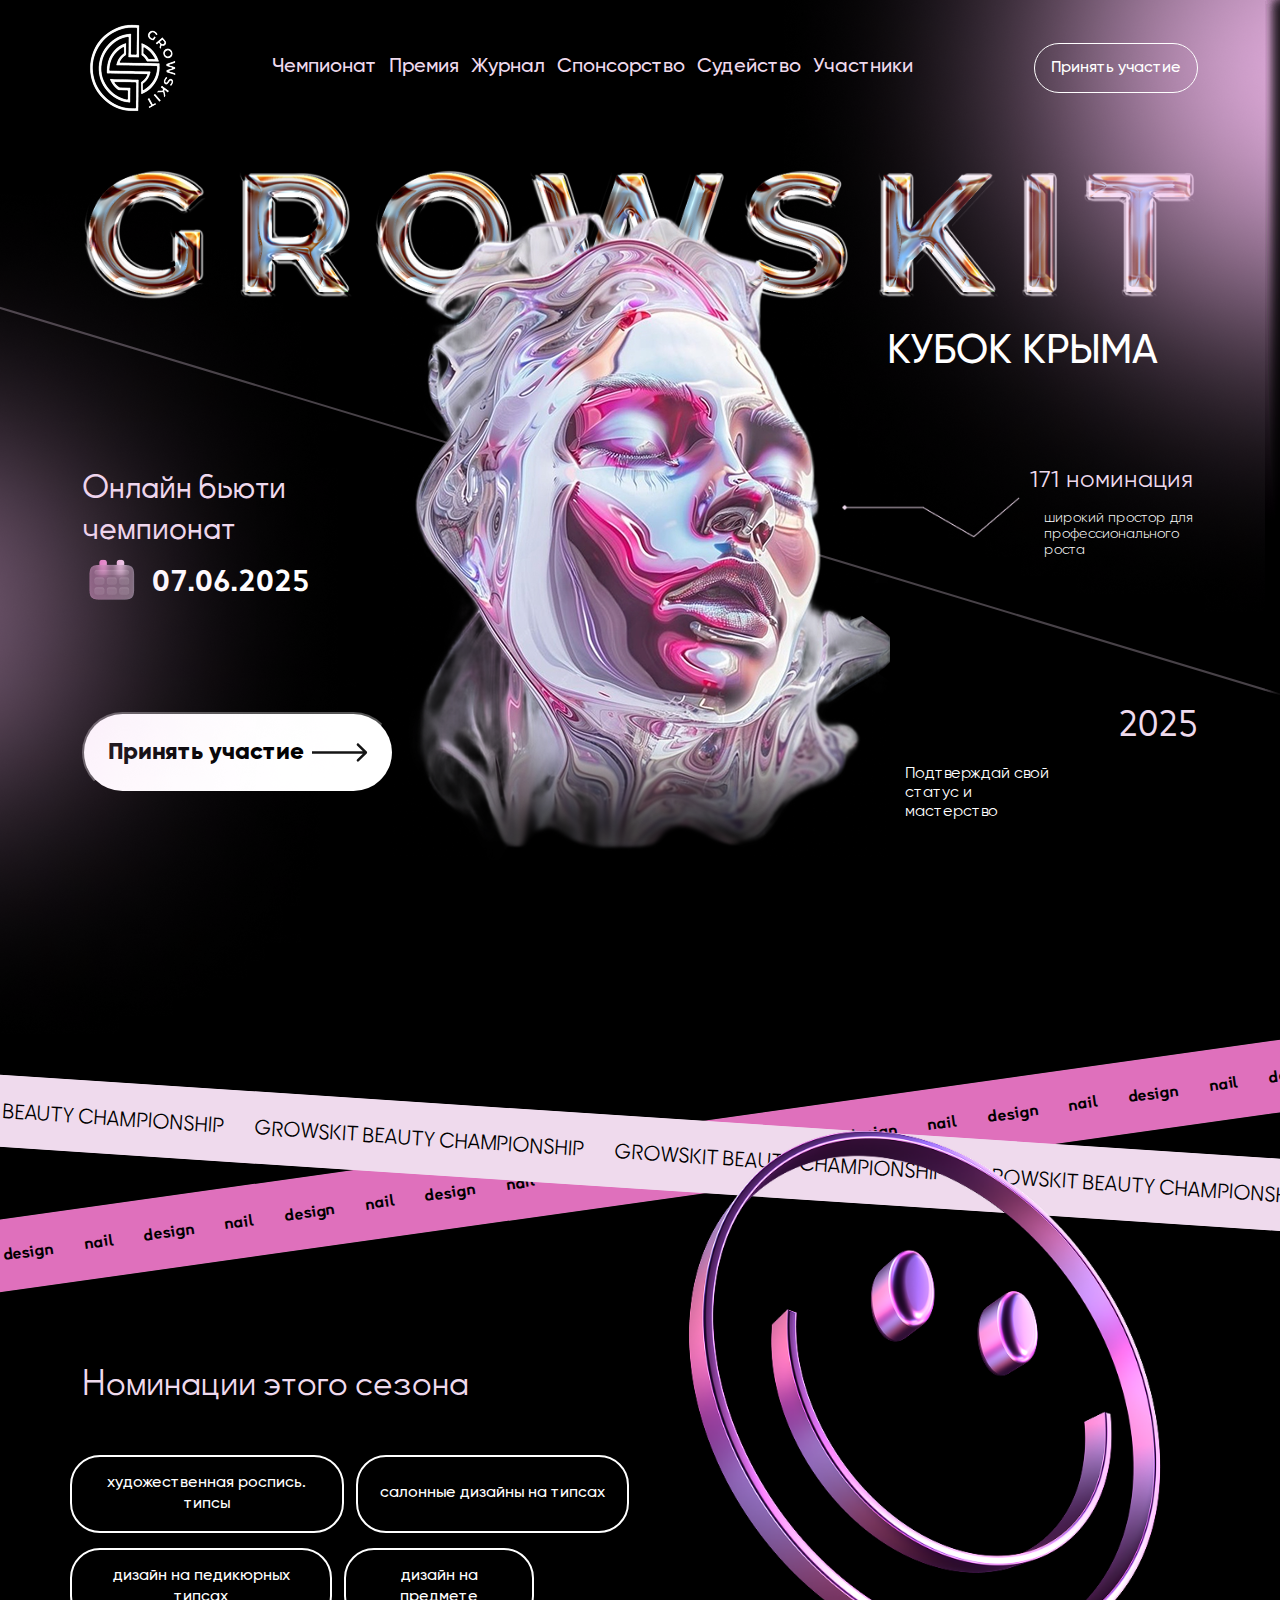
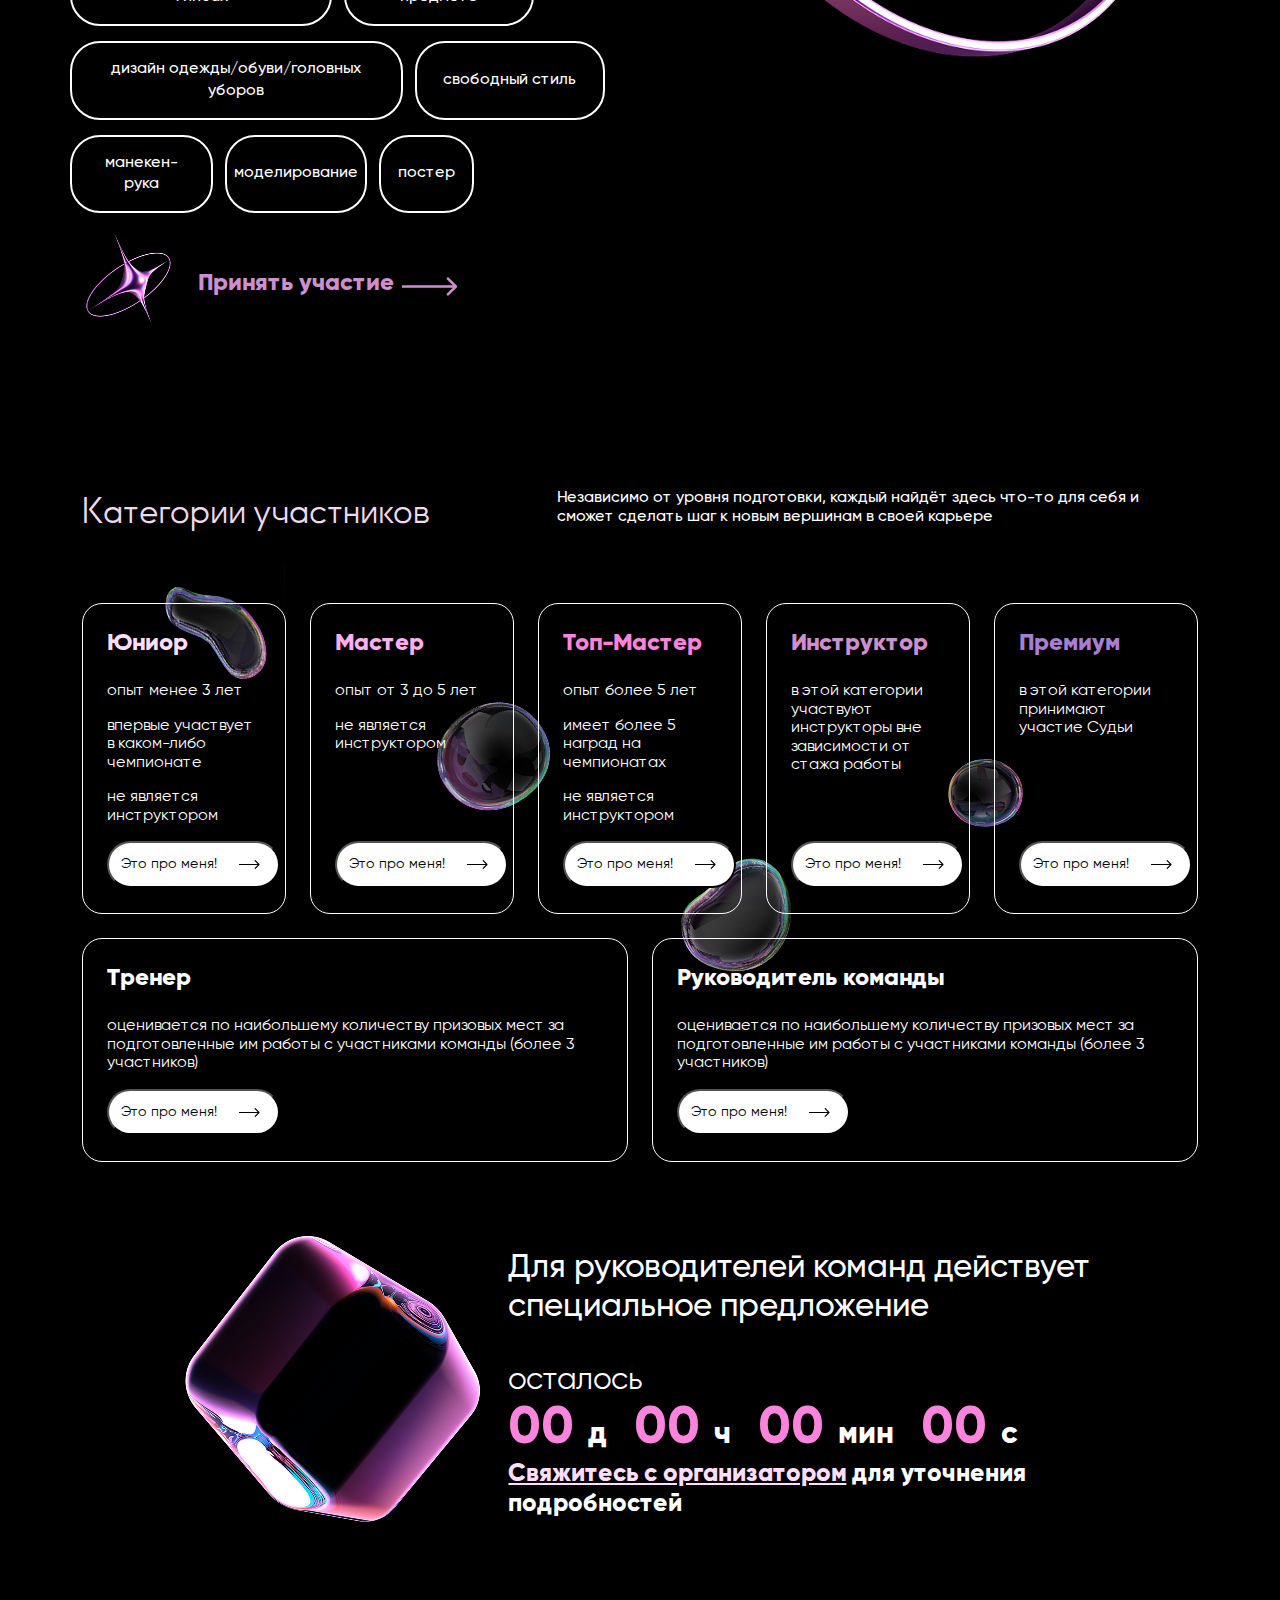
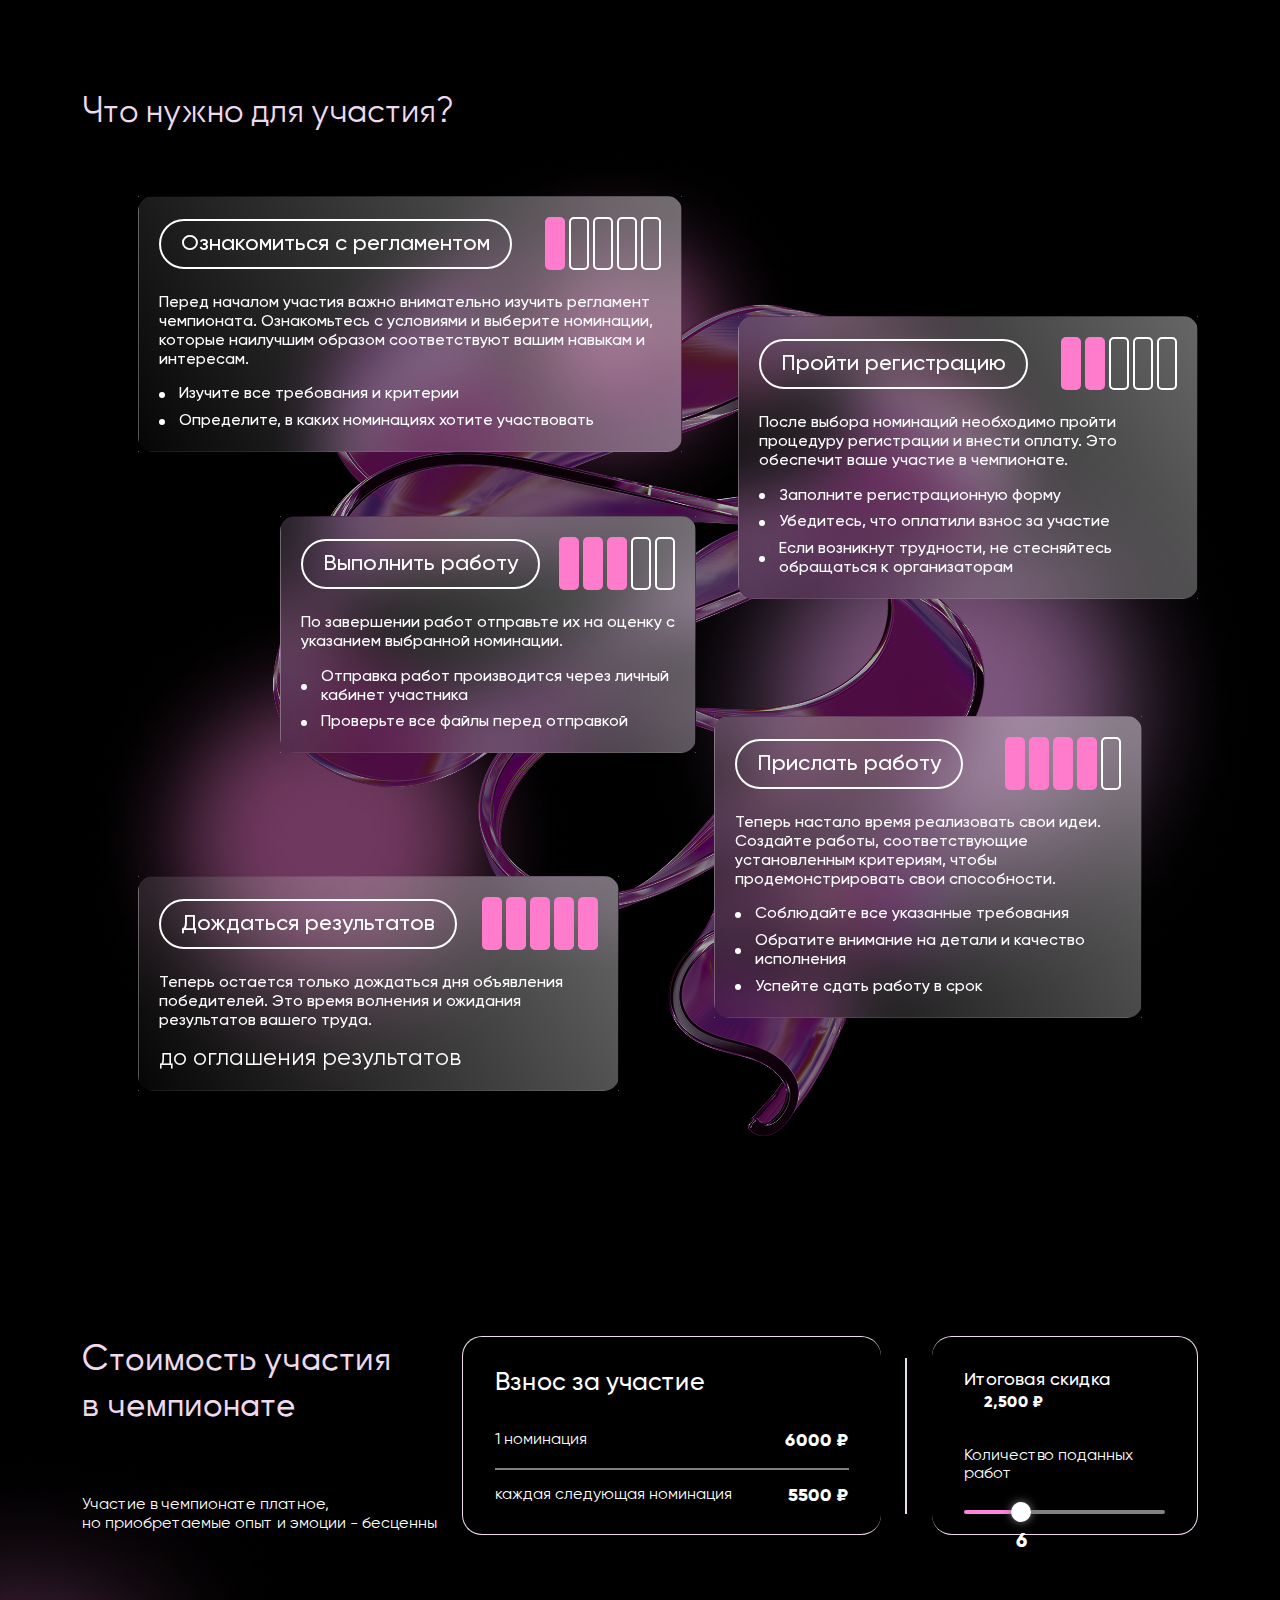
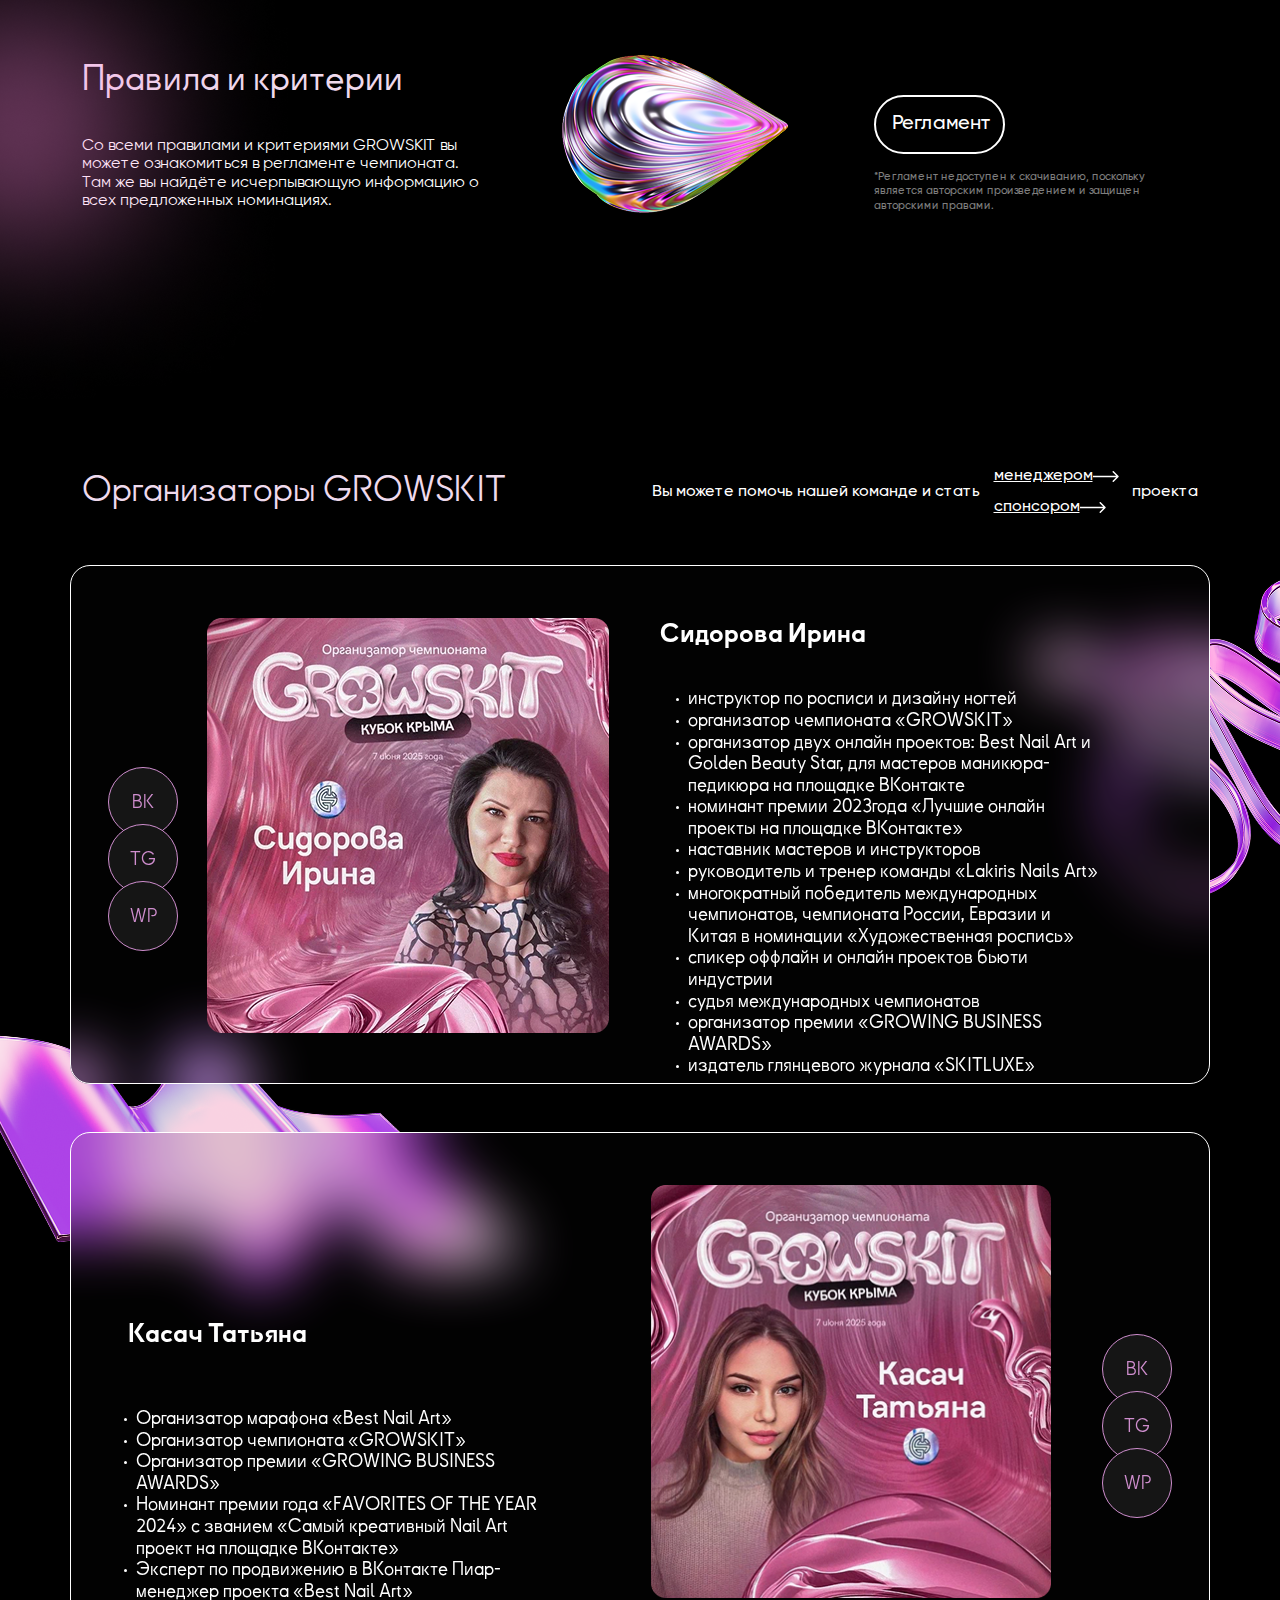
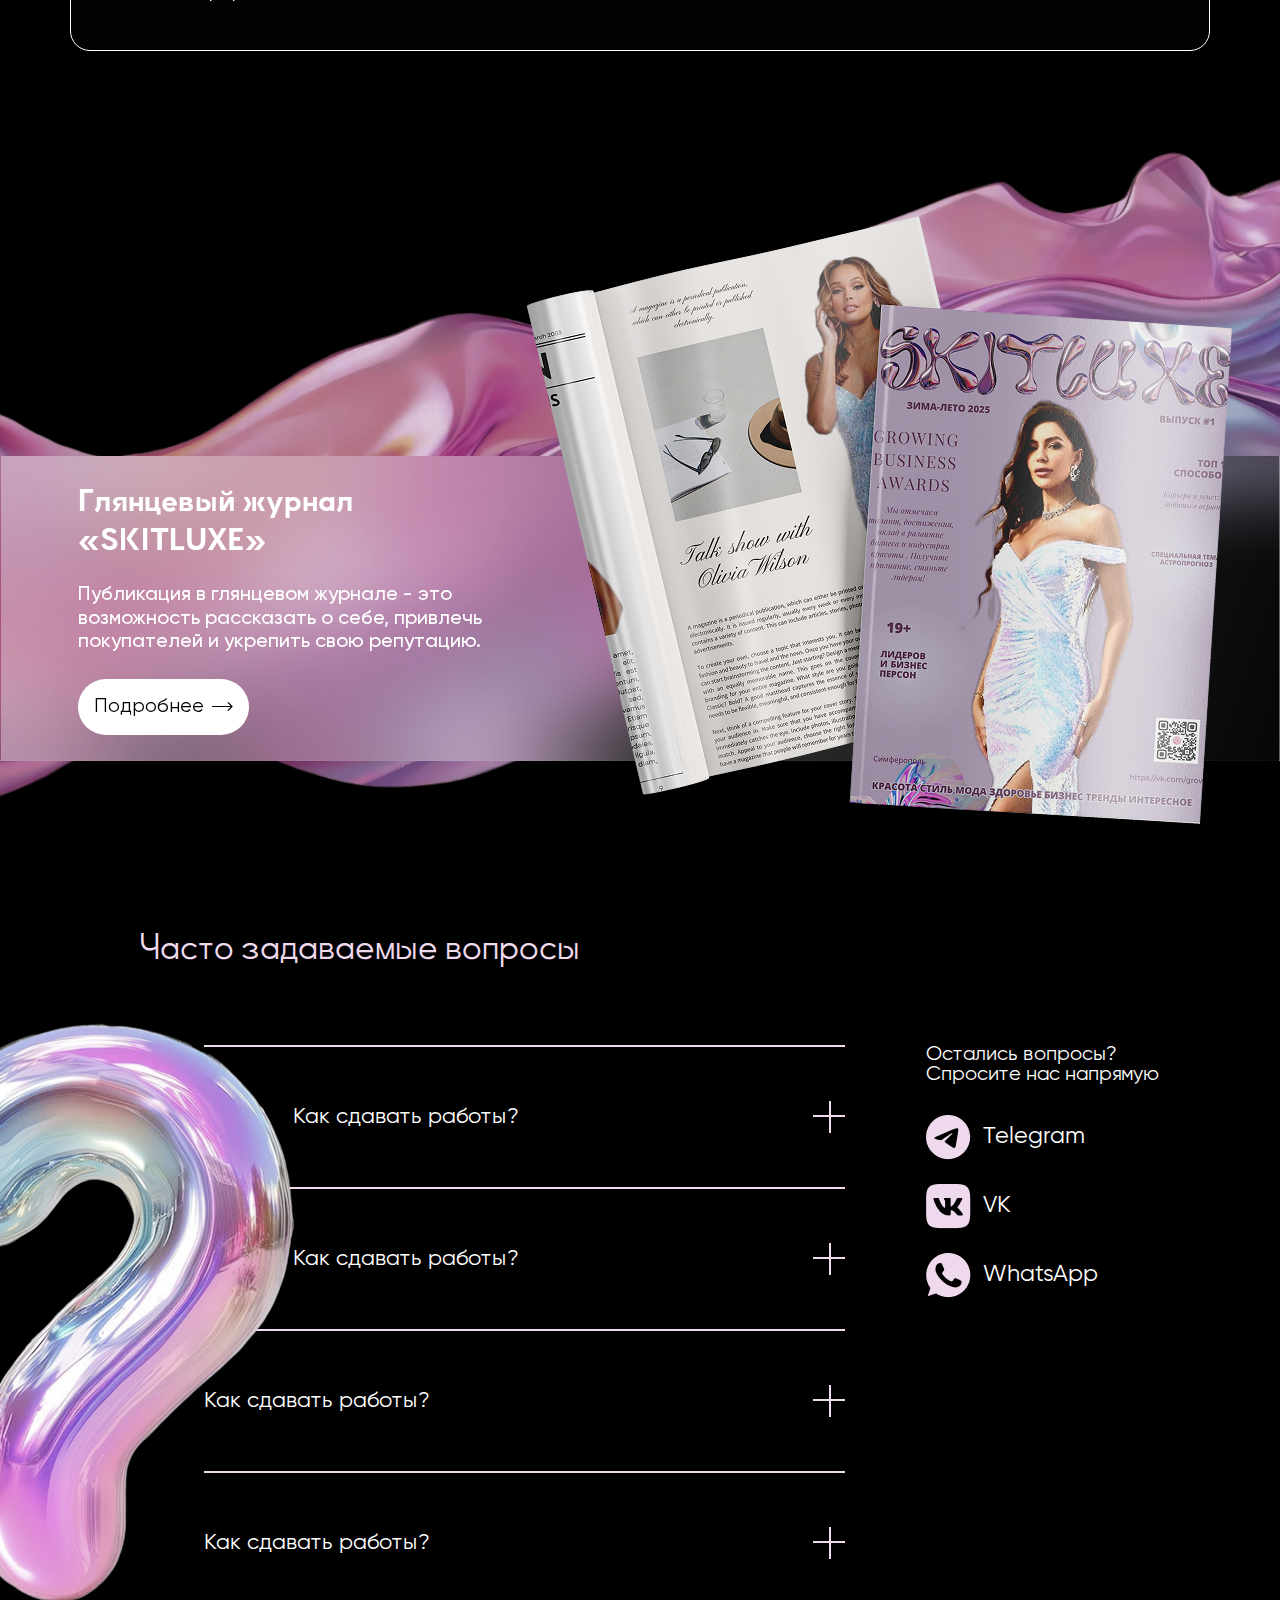
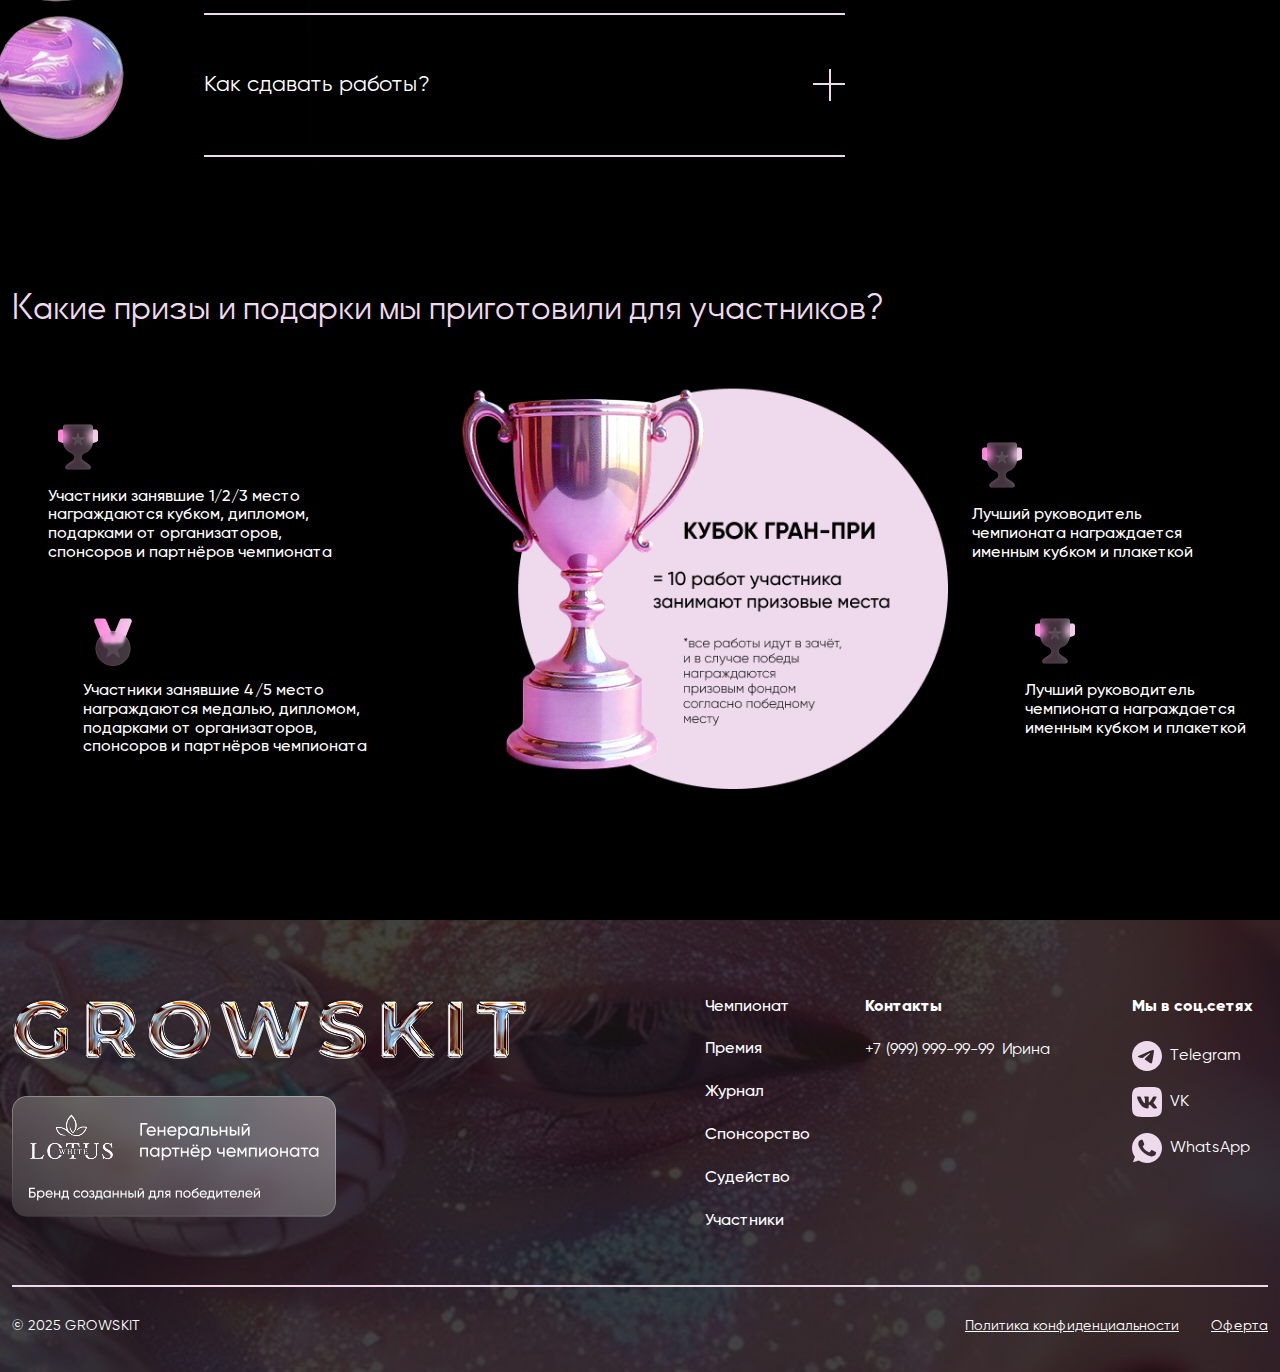
<file: index.html>
<!DOCTYPE html>
<html lang="en">
  <head>
    <meta charset="UTF-8" />
    <meta name="viewport" content="width=device-width, initial-scale=1.0" />
    <title>Document</title>
    <link rel="stylesheet" href="./css/bootstrap.min.css" />
    <link rel="stylesheet" href="./css/style.css" />
    <link rel="stylesheet" href="./css/reset.css" />
  </head>
  <body>
    <header>
      <nav class="pt-3">
        <div class="container">
          <div class="row alicenter">
            <div class="col-lg-2">
              <img src="./img/headerlogo.png" alt="" />
            </div>
            <div class="col-lg-7">
              <div class="top_menu">
                <a href="">Чемпионат</a>
                <a href="">Премия</a>
                <a href="">Журнал</a>
                <a href="">Спонсорство</a>
                <a href="">Судейство</a>
                <a href="">Участники</a>
              </div>
            </div>
            <div class="col-lg-3 right">
              <button>Принять участие</button>
            </div>
          </div>
        </div>
      </nav>
    </header>
    <img src="./img/rightellipse.png" alt="" class="rightellipse" />
    <section class="main">
      <div class="rotliniya"></div>
      <img src="./img/leftmainellipse.png" alt="" class="leftmain" />
      <!-- <img src="./img/hologirl.png" alt="" class="hologirl" /> -->
      <div class="container">
        <div class="row">
          <div class="col-lg-12 center">
            <img src="./img/growskitbig.png" alt="" class="biggrow" />
          </div>
          <div class="col-md-12 right secondmain">
            <h2>КУБОК КРЫМА</h2>
          </div>
        </div>
      </div>
      <div class="container underrot">
        <div class="row">
          <div class="col-lg-4">
            <h3>Онлайн бьюти чемпионат</h3>
            <div class="date">
              <img src="./icons/calendar.png" alt="" />
              <h4>07.06.2025</h4>
            </div>
            <div>
              <button class="participate-btn">
                Принять участие
                <img src="./img/Arrow 1.svg" alt="" />
              </button>
            </div>
          </div>
          <div class="col-lg-4 offset-lg-4">
            <div class="row">
              <div class="col-6" style="padding-right: 0">
                <div class="rightlom">
                  <img src="./img/lomanaya.png" alt="" class="lomanaya" />
                </div>
              </div>
              <div class="col-6" style="padding-left: 0">
                <div class="text-rightlom">
                  <h4>171 номинация</h4>
                  <p>широкий простор для профессионального роста</p>
                </div>
              </div>

              <div class="offset-lg-6 col-6" style="margin-top: 50px">
                <h5 class="god">2025</h5>
              </div>
              <div class="offset-lg-2 col-lg-7 podtverjday">
                <h6 style="width: 80%">Подтверждай свой статус и мастерство</h6>
              </div>
            </div>
          </div>
        </div>
      </div>
    </section>
    <section class="smile">
      <div class="beg_stroka_parent">
        <div class="beg_stroka" id="beg_stroka">
          <p>design</p>
          <p>nail</p>
          <p>design</p>
          <p>nail</p>
          <p>design</p>
          <p>nail</p>
          <p>design</p>
          <p>nail</p>
          <p>design</p>
          <p>nail</p>
          <p>design</p>
          <p>nail</p>
          <p>design</p>
          <p>nail</p>
          <p>design</p>
          <p>nail</p>
          <p>design</p>
          <p>nail</p>
          <p>design</p>
          <p>nail</p>
          <p>design</p>
          <p>nail</p>
          <p>design</p>
          <p>nail</p>
          <p>design</p>
          <p>nail</p>
          <p>design</p>
          <p>nail</p>
          <p>design</p>
          <p>nail</p>
          <p>design</p>
          <p>nail</p>
          <p>design</p>
          <p>nail</p>
          <p>design</p>
          <p>nail</p>
          <p>design</p>
          <p>nail</p>
        </div>
      </div>
      <div class="beg_stroka_parent1">
        <div class="beg_stroka1" id="beg_stroka">
          <p>GROWSKIT BEAUTY CHAMPIONSHIP</p>
          <p>GROWSKIT BEAUTY CHAMPIONSHIP</p>
          <p>GROWSKIT BEAUTY CHAMPIONSHIP</p>
          <p>GROWSKIT BEAUTY CHAMPIONSHIP</p>
          <p>GROWSKIT BEAUTY CHAMPIONSHIP</p>
          <p>GROWSKIT BEAUTY CHAMPIONSHIP</p>
          <p>GROWSKIT BEAUTY CHAMPIONSHIP</p>
          <p>GROWSKIT BEAUTY CHAMPIONSHIP</p>
          <p>GROWSKIT BEAUTY CHAMPIONSHIP</p>
        </div>
      </div>
      <div class="container" style="position: relative">
        <div class="row">
          <div class="col-lg-6 leftnom" style="margin-bottom: 85px">
            <h2>Номинации этого сезона</h2>
            <div class="row" style="gap: 12px">
              <div class="col-md-6 blocks forsmalldivs" style="width: 48%">
                <h3 data-target="sidebar1" class="openSidebar">
                  художественная роспись. типсы
                </h3>
              </div>
              <div class="col-md-6 blocks forsmalldivs" style="width: 48%">
                <h3 data-target="sidebar2" class="openSidebar">
                  салонные дизайны на типсах
                </h3>
              </div>
            </div>
            <div class="row" style="gap: 12px; margin-top: 15px">
              <div class="col-md-6 blocks forsmalldivs" style="width: 46%">
                <h3 data-target="sidebar3" class="openSidebar">
                  дизайн на педикюрных типсах
                </h3>
              </div>
              <div class="col-md-4 blocks forsmalldivs">
                <h3 data-target="sidebar4" class="openSidebar">
                  дизайн на предмете
                </h3>
              </div>
            </div>
            <div class="row" style="gap: 12px; margin-top: 15px">
              <div class="col-md-7 blocks forsmalldivs">
                <h3 data-target="sidebar5" class="openSidebar">
                  дизайн одежды/обуви/головных уборов
                </h3>
              </div>
              <div class="col-md-4 blocks forsmalldivs">
                <h3 data-target="sidebar6" class="openSidebar">
                  свободный стиль
                </h3>
              </div>
            </div>
            <div class="row" style="gap: 12px; margin-top: 15px">
              <div class="col-md-3 blocks forsmalldivs">
                <h3 data-target="sidebar7" class="openSidebar">манекен-рука</h3>
              </div>
              <div class="col-md-3 blocks forsmalldivs">
                <h3 data-target="sidebar8" class="openSidebar">
                  моделирование
                </h3>
              </div>
              <div class="col-md-2 blocks forsmalldivs">
                <h3 data-target="sidebar9" class="openSidebar">постер</h3>
              </div>
            </div>
            <div class="galaxy" style="margin-left: -25px">
              <img src="./img/galaxy.png" alt="" />
              <h5>Принять участие</h5>
              <img src="./img/purplearrow.svg" alt="" class="purplearrow" />
            </div>
          </div>
          <div class="col-lg-6">
            <img src="./img/smile.png" alt="" class="imgsmile" />
          </div>
        </div>
        <div class="sidebar" id="sidebar1">
          <img src="./img/firstsidebar.avif" alt="" class="firstsidebar" />
          <h2>номинации блока</h2>
          <p>1. Художественная роспись. Типсы</p>
          <h3>1.1 Point to point</h3>
          <h3>1.2 Stylish fashion (стильная мода)</h3>
          <h3>1.3 Авангард</h3>
          <h3>1.4 Акварельная роспись</h3>
          <h3>1.5 Анималистика</h3>
          <h3>1.6 Аниме</h3>
          <h3>1.7 Архитектура</h3>
          <h3>1.8 Ботаническая роспись</h3>
          <h3>1.9 Витраж</h3>
          <h3>1.10 Вологодская роспись</h3>
          <h3>1.11 Гжель</h3>
          <h3>1.12 Гиперреализм (один в один)</h3>
          <h3>1.13 Гравюрная роспись (графика)</h3>
          <h3>1.14 Дизайн-реклама чемпионата GROWSKIT</h3>
          <h3>1.15 Жостово</h3>
          <h3>1.16 Импрессионизм</h3>
          <h3>1.17 История мира</h3>
          <h3>1.18 Кино и поп-культура</h3>
          <h3>1.19 Китайская роспись</h3>
          <h3>1.20 Кубизм</h3>
          <h3>1.21 Монохром художественный</h3>
          <h3>1.22 Мир насекомых</h3>
          <h3>1.23 Мифология и легенды. Фэнтези и магия</h3>
          <h3>1.24 Микс медиа</h3>
          <h3>1.25 Мультипликация</h3>
          <h3>1.26 Натюрморт</h3>
          <h3>1.27 Нейросети</h3>
          <h3>1.27.1 Цветы из нейросети</h3>
          <h3>1.27.2 Животные из нейросети</h3>
          <h3>1.27.3 Фэнтези нейросети</h3>
          <h3>1.27.4 Роботы нейросети</h3>
          <h3>1.27.5 Морская тематика нейросети</h3>
          <h3>1.27.6 Стиль «Неон нейросети»</h3>
          <h3>1.27.7 Мультипликационная тематика нейросети</h3>
          <h3>1.27.8 Лица нейросети</h3>
          <h3>1.27.9 Космос нейросети</h3>
          <h3>1.27.10 Замки нейросети</h3>
          <h3>1.27.11 Птицы нейросети</h3>
          <h3>1.27.12 Музыкальные инструменты нейросети</h3>
          <h3>1.27.13 Свободная тема из нейросети</h3>
          <h3>1.28 Пейзажная роспись</h3>
          <h3>1.29 По мотивам Тату</h3>
          <h3>1.29.1 В цвете</h3>
          <h3>1.29.2 Монохром</h3>
          <h3>1.29.3 Комбинированный дизайн (цвет + монохром)</h3>
          <h3>1.30 Поп-арт</h3>
          <h3>1.31 Свободная тема</h3>
          <h3>1.32 Шарж</h3>
        </div>
        <div class="sidebar" id="sidebar2">
          <img src="./img/secondsidebar.avif" alt="" class="secondsidebar" />
          <h2>номинации блока</h2>
          <p>2. Салонные дизайны на типсах</p>
          <h3>2.1 3D дизайн</h3>
          <h3>2.2 Абстракция</h3>
          <h3>2.3 Акварельная роспись</h3>
          <h3>2.4 Аэрография</h3>
          <h3>2.5 Барельеф</h3>
          <h3>2.6 Бархатный песок</h3>
          <h3>2.7 Вензеля</h3>
          <h3>2.8 Геометрия</h3>
          <h3>2.9 Градиент + Художественная роспись</h3>
          <h3>2.10 Жидкие камни</h3>
          <h3>2.11 Инкрустация типс</h3>
          <h3>2.12 Кошачий глаз</h3>
          <h3>2.13 Кошачий глаз + стемпинг</h3>
          <h3>2.14 Кракелюр + слайдеры</h3>
          <h3>2.15 Креативный дизайн</h3>
          <h3>2.16 Кружева</h3>
          <h3>2.17 Лепка плоскостная гель-пластилин</h3>
          <h3>2.18 Лепка плоскостная гель-пластилин + роспись</h3>
          <h3>2.19 Лепка плоскостная/акрил</h3>
          <h3>2.20 Литье</h3>
          <h3>2.21 Мехенди</h3>
          <h3>2.22 Мозаика</h3>
          <h3>2.23 Неоновый дизайн (с эффектом свечения)</h3>
          <h3>2.24 Свадебный дизайн</h3>
          <h3>2.25 Свободная тема</h3>
          <h3>2.26 Слайдер-дизайн</h3>
          <h3>2.27 Слайдер-дизайн + кракелюр</h3>
          <h3>2.28 Слайдер-дизайн + паутинка</h3>
          <h3>2.29 Стемпинг MIX-техник</h3>
          <h3>2.30 Стемпинг объемный 3D</h3>
          <h3>2.31 Стемпинг реверсивный</h3>
          <h3>2.32 Стемпинг теневой</h3>
          <h3>2.33 Стемпинг цветной теневой</h3>
          <h3>2.34 Стемпинг + кракелюр</h3>
          <h3>2.35 Стемпинг + роспись</h3>
          <h3>2.36 Стемпинг + слайдеры</h3>
          <h3>2.37 Текстуры + MIX техник</h3>
          <h3>2.38 Японский нейл-тренд</h3>
        </div>
        <div class="sidebar" id="sidebar3">
          <img src="./img/thirdsidebar.png" alt="" class="thirdsidebar" />
          <h2>номинации блока</h2>
          <p>3. Дизайн на педикюрных типсах</p>
          <h3>3.1 Акварельная роспись</h3>
          <h3>3.2 Аниме</h3>
          <h3>3.3 Аэрография</h3>
          <h3>3.4 Жостово</h3>
          <h3>3.5 Китайская роспись</h3>
          <h3>3.6 Мультипликация</h3>
          <h3>3.7 Пейзажная роспись</h3>
          <h3>3.8 Салонные дизайны (минимализм)</h3>
          <h3>3.9 Свет и тень (монохром)</h3>
          <h3>3.10 Свободная тема</h3>
        </div>
        <div class="sidebar" id="sidebar4">
          <img src="./img/forthsidebar.avif" alt="" class="forthsidebar" />
          <h2>номинации блока</h2>
          <p>4. Дизайн на предмете</p>
          <h3>4.1 Point to point</h3>
          <h3>4.2 Аэрография</h3>
          <h3>4.3 Вологодская роспись</h3>
          <h3>4.4 Гжель</h3>
          <h3>4.5 Гравюрная роспись</h3>
          <h3>4.6 Жостово</h3>
          <h3>4.7 Китайская роспись</h3>
          <h3>4.8 Линейный монохром</h3>
          <h3>4.9 Михенди</h3>
          <h3>4.10 Мозаика</h3>
          <h3>4.11 Палехская роспись</h3>
          <h3>4.12 Свободная тема: Художественная роспись</h3>
          <h3>4.13 Федоскино</h3>
          <h3>4.14 Холуйская роспись</h3>
          <h3>4.15 Инкрустация предмета</h3>
          <h3>4.16 Инкрустация предмета + MIX-техник</h3>
          <h3>4.17 Инкрустация предмета + роспись</h3>
          <h3>4.18 Объёмная инкрустация</h3>
        </div>
        <div class="sidebar" id="sidebar5">
          <img src="./img/fifthsidebar.avif" alt="" class="fifthsidebar" />
          <h2>номинации блока</h2>
          <p>5. Дизайн одежды/обуви/головных уборов</p>
          <h3>5.1 Аэрография</h3>
          <h3>5.2 Инкрустация</h3>
          <h3>5.3 Роспись</h3>
          <h3>5.4 Свободная тема</h3>
        </div>
        <div class="sidebar" id="sidebar6">
          <img src="./img/sixthsidebar.avif" alt="" class="sixthsidebar" />
          <h2>номинации блока</h2>
          <p>6. Свободный стиль</p>
          <h3>6.1 Алмазная мозаика по фото</h3>
          <h3>6.2 Бокал</h3>
          <h3>6.3 Скульптура</h3>
          <h3>6.4 Скульптурная композиция</h3>
          <h3>6.5 Ювелирное украшение/браслет</h3>
          <h3>6.6 Ювелирное украшение/брошь</h3>
          <h3>6.7 Ювелирное украшение/диадема</h3>
          <h3>6.8 Ювелирное украшение/заколка</h3>
          <h3>6.9 Ювелирное украшение/колье</h3>
          <h3>6.10 Ювелирное украшение/кольцо</h3>
          <h3>6.11 Ювелирное украшение/комплект 3 предмета</h3>
          <h3>6.12 Ювелирное украшение/кулон</h3>
          <h3>6.13 Ювелирное украшение/серьги</h3>
          <h3>6.14 Яйцо Фаберже</h3>
        </div>
        <div class="sidebar" id="sidebar7">
          <img src="./img/seventhsidebar.avif" alt="" class="seventhsidebar" />
          <h2>номинации блока</h2>
          <p>7. Манекен-рука</p>
          <h3 class="manekin">
            Номинация "Манекен-рука" — это своеобразный конкурс, где мастера
            ногтевого сервиса показывают своё мастерство и фантазию через
            оформление муляжей рук. Участникам предлагается создать уникальные
            дизайны, используя различные материалы для маникюра, такие как
            гель-лаки, стразы, наклейки, акриловые краски и другие элементы
            декора. Цель конкурса — показать уровень профессионализма,
            творческий подход и умение воплощать необычные идеи.
          </h3>
        </div>
        <div class="sidebar" id="sidebar8">
          <img src="./img/eightsidebar.avif" alt="" class="eightsidebar" />
          <h2>номинации блока</h2>
          <p>8. Моделирование</p>
          <h3>8.1 Царь-ноготь</h3>
          <h3>8.2 Фантазийно-креативное моделирование</h3>
        </div>
        <div class="sidebar" id="sidebar9">
          <img src="./img/ninethsidebar.avif" alt="" class="ninethsidebar" />
          <h2>номинации блока</h2>
          <p>9. Постер</p>
          <h3>9.1 Выкладной (смоделированный) French</h3>
          <h3>9.2 Готический женский образ</h3>
          <h3>9.3 Женский деловой образ</h3>
          <h3>9.4 Креативный, нестандартный женский образ</h3>
          <h3>9.5 Крупный план - French</h3>
          <h3>9.6 Крупный план - French одна рука</h3>
          <h3>9.7 Маникюр – крупный план одна рука однотонное покрытие</h3>
          <h3>9.8 Маникюр – крупный план одна рука салонный дизайн</h3>
          <h3>
            9.9 Маникюр – крупный план одна рука художественная роспись тема
            свободная
          </h3>
          <h3>9.10 Маникюр – крупный план две руки однотонное покрытие</h3>
          <h3>9.11 Маникюр – крупный план две руки салонный дизайн</h3>
          <h3>
            9.12 Маникюр – крупный план две руки художественная роспись тема
            свободная
          </h3>
          <h3>9.13 Мужской маникюр – с салонным дизайном две руки</h3>
          <h3>9.14 Мужской маникюр – с салонным дизайном одна рука</h3>
          <h3>9.15 Мужской образ</h3>
          <h3>9.16 Педикюр – крупный план French</h3>
          <h3>9.17 Педикюр – крупный план однотонное покрытие</h3>
          <h3>9.18 Педикюр – крупный план салонный дизайн</h3>
          <h3>9.19 Педикюр – крупный план художественная роспись</h3>
          <h3>9.20 Педикюр с использованием плёнок</h3>
          <h3>9.21 Постер «Руки + ноги» однотонное покрытие</h3>
          <h3>9.22 Постер «Руки + ноги» салонный дизайн</h3>
          <h3>9.23 Постер «Руки + ноги» художественная роспись</h3>
          <h3>
            9.24 Постер в стиле чемпионата GROWSKIT (для рекламных креативов
            чемпионата и баннера)
          </h3>
          <h3>9.25 Постер тема Свободная</h3>
          <h3>9.26 Постер Реклама салона</h3>
          <h3>9.27 Постер Реклама гель-лака</h3>
          <h3>
            9.28 Постер Руки с обложки - арочное моделирование на верхние формы
          </h3>
          <h3>
            9.29 Постер Руки с обложки - арочное моделирование на нижние формы
          </h3>
          <h3>
            9.30 Постер Руки с обложки - креативное моделирование на нижние
            формы
          </h3>
          <h3>
            9.31 Постер Руки с обложки – салонное моделирование на верхние формы
          </h3>
          <h3>
            9.32 Постер Руки с обложки – салонное моделирование на нижние формы
          </h3>
          <h3>9.33 Салонный маникюр классика French+красный гель-лак</h3>
          <h3>9.34 Свадебный маникюр</h3>
          <h3>9.35 Свадебный маникюр одна рука</h3>
          <h3>9.36 Свадебный образ</h3>
          <h3>9.37 Фантазийный образ</h3>
          <h3>9.38 Этно- Etno (принадлежащий какой-то культуре)</h3>
        </div>
      </div>
    </section>
    <section class="categories">
      <div class="container" style="margin-bottom: 68px">
        <div class="row">
          <div class="col-lg-5">
            <h2>Категории участников</h2>
          </div>
          <div class="col-lg-7">
            <h3>
              Независимо от уровня подготовки, каждый найдёт здесь что-то для
              себя и сможет сделать шаг к новым вершинам в своей карьере
            </h3>
          </div>
        </div>
      </div>
      <div class="container">
        <div class="row">
          <div class="col-lg-2 w20">
            <div class="categ" style="position: relative">
              <img src="./img/tl26.png" alt="" class="tl26" />
              <h4>Юниор</h4>
              <h5>опыт менее 3 лет</h5>
              <h5>впервые участвует в каком-либо чемпионате</h5>
              <h5>не является инструктором</h5>
              <button class="etopromenya">
                <h6>Это про меня!</h6>
                <img src="./img/smallarr.svg" alt="" />
              </button>
            </div>
          </div>
          <div class="col-lg-2 w20">
            <div class="categ" style="position: relative">
              <img src="./img/tl17.png" alt="" class="tl17" />
              <h4 style="color: #ffaff2">Мастер</h4>
              <h5>опыт от 3 до 5 лет</h5>
              <h5>не является инструктором</h5>
              <button class="etopromenya">
                <h6>Это про меня!</h6>
                <img src="./img/smallarr.svg" alt="" />
              </button>
            </div>
          </div>
          <div class="col-lg-2 w20" style="position: relative">
            <img src="./img/tl27.png" alt="" class="tl27" />
            <div class="categ">
              <h4 style="color: #fd84dc">Топ-Мастер</h4>
              <h5>опыт более 5 лет</h5>
              <h5>имеет более 5 наград на чемпионатах</h5>
              <h5>не является инструктором</h5>
              <button class="etopromenya">
                <h6>Это про меня!</h6>
                <img src="./img/smallarr.svg" alt="" />
              </button>
            </div>
          </div>
          <div class="col-lg-2 w20" style="position: relative">
            <img src="./img/tl6.png" alt="" class="tl6" />
            <div class="categ">
              <h4 style="color: #cf8ece">Инструктор</h4>
              <h5>
                в этой категории участвуют инструкторы вне зависимости от стажа
                работы
              </h5>
              <button class="etopromenya">
                <h6>Это про меня!</h6>
                <img src="./img/smallarr.svg" alt="" />
              </button>
            </div>
          </div>
          <div class="col-lg-2 w20">
            <div class="categ">
              <h4 style="color: #a87dd2">Премиум</h4>
              <h5>в этой категории принимают участие Судьи</h5>
              <button class="etopromenya">
                <h6>Это про меня!</h6>
                <img src="./img/smallarr.svg" alt="" />
              </button>
            </div>
          </div>
        </div>
        <div class="row mt-4">
          <div class="col-lg-6">
            <div class="topcateg">
              <h4>Тренер</h4>
              <h5>
                оценивается по наибольшему количеству призовых мест за
                подготовленные им работы с участниками команды (более 3
                участников)
              </h5>
              <button class="etopromenya1">
                <h6>Это про меня!</h6>
                <img src="./img/smallarr.svg" alt="" />
              </button>
            </div>
          </div>
          <div class="col-lg-6">
            <div class="topcateg">
              <h4>Руководитель команды</h4>
              <h5>
                оценивается по наибольшему количеству призовых мест за
                подготовленные им работы с участниками команды (более 3
                участников)
              </h5>
              <button class="etopromenya1">
                <h6>Это про меня!</h6>
                <img src="./img/smallarr.svg" alt="" />
              </button>
            </div>
          </div>
        </div>
      </div>
    </section>
    <section class="cube">
      <div class="bigcube">
        <div class="imgcube">
          <img src="./img/cube.png" alt="" />
        </div>
        <div class="textcube">
          <h2>Для руководителей команд действует специальное предложение</h2>
          <h3>осталось</h3>
          <h4>
            60<span>д</span>12<span>ч</span>36<span>мин</span>17<span>с</span>
          </h4>
          <h5>
            <span class="underline">Свяжитесь с организатором</span> для
            уточнения подробностей
          </h5>
        </div>
      </div>
    </section>
    <section class="uchastie">
      <div class="container">
        <div class="row">
          <div class="col-12">
            <h2>Что нужно для участия?</h2>
          </div>
        </div>
      </div>
      <div class="container">
        <div class="fullgradi">
          <div class="gradi">
            <div class="oznak">
              <div class="omitsa">
                <h3>Ознакомиться с регламентом</h3>
              </div>
              <div class="progress-bar1">
                <div class="pink"></div>
                <div class="empty"></div>
                <div class="empty"></div>
                <div class="empty"></div>
                <div class="empty"></div>
              </div>
            </div>
            <h4>
              Перед началом участия важно внимательно изучить регламент
              чемпионата. Ознакомьтесь с условиями и выберите номинации, которые
              наилучшим образом соответствуют вашим навыкам и интересам.
            </h4>
            <ul>
              <li>Изучите все требования и критерии</li>
              <li style="margin-bottom: 0">
                Определите, в каких номинациях хотите участвовать
              </li>
            </ul>
          </div>
          <div class="gradi">
            <div class="oznak">
              <div class="omitsa">
                <h3>Пройти регистрацию</h3>
              </div>
              <div class="progress-bar1">
                <div class="pink"></div>
                <div class="pink"></div>
                <div class="empty"></div>
                <div class="empty"></div>
                <div class="empty"></div>
              </div>
            </div>
            <h4>
              После выбора номинаций необходимо пройти процедуру регистрации и
              внести оплату. Это обеспечит ваше участие в чемпионате.
            </h4>
            <ul>
              <li>Заполните регистрационную форму</li>
              <li>Убедитесь, что оплатили взнос за участие</li>
              <li style="margin-bottom: 0">
                Если возникнут трудности, не стесняйтесь обращаться к
                организаторам
              </li>
            </ul>
          </div>
          <div class="gradi">
            <div class="oznak">
              <div class="omitsa">
                <h3>Прислать работу</h3>
              </div>
              <div class="progress-bar1">
                <div class="pink"></div>
                <div class="pink"></div>
                <div class="pink"></div>
                <div class="pink"></div>
                <div class="empty"></div>
              </div>
            </div>
            <h4>
              Теперь настало время реализовать свои идеи. Создайте работы,
              соответствующие установленным критериям, чтобы продемонстрировать
              свои способности.
            </h4>
            <ul>
              <li>Соблюдайте все указанные требования</li>
              <li>Обратите внимание на детали и качество исполнения</li>
              <li style="margin-bottom: 0">Успейте сдать работу в срок</li>
            </ul>
          </div>
          <div class="gradi">
            <div class="oznak">
              <div class="omitsa">
                <h3>Выполнить работу</h3>
              </div>
              <div class="progress-bar1">
                <div class="pink"></div>
                <div class="pink"></div>
                <div class="pink"></div>
                <div class="empty"></div>
                <div class="empty"></div>
              </div>
            </div>
            <h4>
              По завершении работ отправьте их на оценку с указанием выбранной
              номинации.
            </h4>
            <ul>
              <li>
                Отправка работ производится через личный кабинет участника
              </li>
              <li style="margin-bottom: 0">
                Проверьте все файлы перед отправкой
              </li>
            </ul>
          </div>
          <div class="gradi">
            <div class="oznak">
              <div class="omitsa">
                <h3>Дождаться результатов</h3>
              </div>
              <div class="progress-bar1">
                <div class="pink"></div>
                <div class="pink"></div>
                <div class="pink"></div>
                <div class="pink"></div>
                <div class="pink"></div>
              </div>
            </div>
            <h4>
              Теперь остается только дождаться дня объявления победителей. Это
              время волнения и ожидания результатов вашего труда.
            </h4>
            <h5>до оглашения результатов</h5>
            <h6></h6>
          </div>
          <img src="./img/verhkruh.png" alt="" class="verhkrug" />
          <img src="./img/rightkrug.png" alt="" class="rightkrug" />
          <img src="./img/nizkrug.png" alt="" class="nizkrug" />
        </div>
      </div>
    </section>
    <section class="price">
      <div class="container">
        <div class="row">
          <div class="col-lg-4">
            <h2>Стоимость участия в чемпионате</h2>
            <h3>
              Участие в чемпионате платное,<br />
              но приобретаемые опыт и эмоции - бесценны
            </h3>
          </div>
          <div class="col-lg-8">
            <div class="row align-items-center d-flex">
              <div class="col-lg-7">
                <div class="vznos">
                  <h4>Взнос за участие</h4>
                  <div class="nomin">
                    <p>1 номинация</p>
                    <h5>6000 ₽</h5>
                  </div>
                  <div class="lin"></div>
                  <div class="nomin">
                    <p>каждая следующая номинация</p>
                    <h5>5500 ₽</h5>
                  </div>
                </div>
              </div>
              <div class="col-lg-5">
                <div class="row">
                  <div class="col-1 d-flex align-items-center">
                    <div class="liniya1"></div>
                  </div>
                  <div class="col-lg-11">
                    <div class="sale">
                      <h6>
                        Итоговая скидка <span id="finalDiscount">3000 ₽</span>
                      </h6>
                      <p class="pod">Количество поданных работ</p>
                      <div class="slider-wrapper">
                        <input
                          type="range"
                          min="1"
                          max="20"
                          value="6"
                          class="slider"
                          id="rangeSlider"
                        />
                        <p class="submission-count" id="submissionCount">6</p>
                      </div>
                    </div>
                  </div>
                </div>
              </div>
            </div>
          </div>
        </div>
      </div>
    </section>
    <section class="rules">
      <img src="./img/leftellipse.png" alt="" class="leftellipse" />
      <div class="container">
        <div class="row align-items-center">
          <div class="col-lg-5">
            <h2>Правила и критерии</h2>
            <h3>
              Со всеми правилами и критериями GROWSKIT вы можете ознакомиться в
              регламенте чемпионата. Там же вы найдёте исчерпывающую информацию
              о всех предложенных номинациях.
            </h3>
          </div>
          <div class="col-lg-3">
            <img src="./img/rakushka.png" alt="" />
          </div>
          <div class="col-lg-4">
            <div class="row">
              <div class="col-1"></div>
              <div class="col-11 marginreg">
                <div class="reglament">
                  <p>Регламент</p>
                </div>
                <h4>
                  *Регламент недоступен к скачиванию, поскольку является
                  авторским произведением и защищен авторскими правами.
                </h4>
              </div>
            </div>
          </div>
        </div>
      </div>
    </section>
    <section class="orgi">
      <img src="./img/zakoruchka.png" alt="" class="zakoruchka" />
      <img src="./img/lentochka.png" alt="" class="lentochka" />
      <div class="container">
        <div class="row">
          <div class="col-lg-6">
            <h2>Организаторы GROWSKIT</h2>
          </div>
          <div class="col-lg-6">
            <div class="textorgi">
              <h3>Вы можете помочь нашей команде и стать</h3>
              <div class="verhniz">
                <div class="manager" style="margin-bottom: 12px">
                  <h3 style="text-decoration: underline">менеджером</h3>
                  <img src="./img/malarrow.svg" alt="" />
                </div>
                <div class="manager" style="margin-top: 12px">
                  <h3 style="text-decoration: underline">спонсором</h3>
                  <img src="./img/malarrow.svg" alt="" />
                </div>
              </div>
              <h3>проекта</h3>
            </div>
          </div>
        </div>
      </div>
      <div class="container mt-5" style="width: 94%">
        <div class="row">
          <div class="irina d-flex">
            <div class="socseti">
              <div class="vk"><h4>ВК</h4></div>
              <div class="tg"><h4>TG</h4></div>
              <div class="wp"><h4>WP</h4></div>
            </div>
            <div class="imgirina">
              <img src="./img/irina.png" alt="" />
            </div>

            <div class="opis">
              <h5>Сидорова Ирина</h5>
              <ul>
                <li>инструктор по росписи и дизайну ногтей</li>
                <li>организатор чемпионата «GROWSKIT»</li>
                <li>
                  организатор двух онлайн проектов: Best Nail Art и Golden
                  Beauty Star, для мастеров маникюра-педикюра на площадке
                  ВКонтакте
                </li>
                <li>
                  номинант премии 2023года «Лучшие онлайн проекты на площадке
                  ВКонтакте» 
                </li>
                <li>наставник мастеров и инструкторов</li>
                <li>руководитель и тренер команды «Lakiris Nails Art»</li>
                <li>
                  многократный победитель международных чемпионатов, чемпионата
                  России, Евразии и Китая в номинации «Художественная роспись»
                </li>
                <li>спикер оффлайн и онлайн проектов бьюти индустрии</li>
                <li>судья международных чемпионатов</li>
                <li>организатор премии «GROWING BUSINESS AWARDS» </li>
                <li>издатель глянцевого журнала «SKITLUXE»</li>
              </ul>
            </div>
          </div>
        </div>
      </div>
      <div class="container mt-5">
        <div class="row">
          <div class="irina d-flex">
            <div class="opis">
              <h5 class="kasach">Касач Татьяна</h5>
              <ul class="kasachul">
                <li>Организатор марафона «Best Nail Art» </li>
                <li>Организатор чемпионата «GROWSKIT»</li>
                <li>Организатор премии «GROWING BUSINESS AWARDS» </li>
                <li>
                  Номинант премии года «FAVORITES OF THE YEAR 2024» с званием
                  «Самый креативный Nail Art проект на площадке ВКонтакте»
                </li>
                <li>
                  Эксперт по продвижению в ВКонтакте Пиар-менеджер проекта «Best
                  Nail Art»
                </li>
              </ul>
            </div>
            <img src="./img/kasach.png" alt="" class="imgirina" />
            <div class="socseti">
              <div class="vk"><h4>ВК</h4></div>
              <div class="tg"><h4>TG</h4></div>
              <div class="wp"><h4>WP</h4></div>
            </div>
          </div>
        </div>
      </div>
    </section>
    <section class="magazine">
      <img src="./img/Magazines_ 1.png" alt="" class="magazines" />
      <div class="formargin"></div>
      <div class="glanets">
        <div class="skitluxe">
          <h2>Глянцевый журнал «SKITLUXE»</h2>
          <h3>
            Публикация в глянцевом журнале - это возможность рассказать о себе,
            привлечь покупателей и укрепить свою репутацию.
          </h3>
          <div class="podrobnee">
            <h4>Подробнее</h4>
            <img src="./img/podrobarrow.svg" alt="" />
          </div>
        </div>
      </div>
    </section>
    <section class="faq">
      <div class="container" style="position: relative">
        <img src="./img/bigquestion.png" alt="" class="bigquestion" />
        <div class="row">
          <h2>Часто задаваемые вопросы</h2>
          <div class="offset-lg-2"></div>
          <div class="for-offset col-lg-7">
            <div class="for-faq">
              <div class="faq-item">
                <span>Как сдавать работы?</span>
                <img src="./img/plusfaq.png" alt="" />
                <img src="./img/minus.png" alt="" class="d-none" />
              </div>
              <div class="faq-answer">
                <span
                  >Подача работ осуществляется через личный кабинет
                  участника</span
                >
              </div>
            </div>
            <div class="for-faq">
              <div class="faq-item">
                <span>Как сдавать работы?</span>
                <img src="./img/plusfaq.png" alt="" />
                <img src="./img/minus.png" alt="" class="d-none" />
              </div>
              <div class="faq-answer">
                <span
                  >Подача работ осуществляется через личный кабинет
                  участника</span
                >
              </div>
            </div>
            <div class="for-faq1">
              <div class="faq-item">
                <span>Как сдавать работы?</span>
                <img src="./img/plusfaq.png" alt="" />
                <img src="./img/minus.png" alt="" class="d-none" />
              </div>
              <div class="faq-answer">
                <span
                  >Подача работ осуществляется через личный кабинет
                  участника</span
                >
              </div>
            </div>
            <div class="for-faq1">
              <div class="faq-item">
                <span>Как сдавать работы?</span>
                <img src="./img/plusfaq.png" alt="" />
                <img src="./img/minus.png" alt="" class="d-none" />
              </div>
              <div class="faq-answer">
                <span
                  >Подача работ осуществляется через личный кабинет
                  участника</span
                >
              </div>
            </div>
            <div class="for-faq1" style="border-bottom: 2px solid #efdaed">
              <div class="faq-item">
                <span>Как сдавать работы?</span>
                <img src="./img/plusfaq.png" alt="" />
                <img src="./img/minus.png" alt="" class="d-none" />
              </div>
              <div class="faq-answer">
                <span
                  >Подача работ осуществляется через личный кабинет
                  участника</span
                >
              </div>
            </div>
          </div>
          <div class="col-30">
            <h4>
              Остались вопросы?<br />
              Спросите нас напрямую
            </h4>
            <div class="faq-socials">
              <div class="faq-tg">
                <img src="./img/tgsocial.png" alt="" />
                <h5>Telegram</h5>
              </div>
              <div class="faq-tg">
                <img src="./img/vksocial.png" alt="" />
                <h5>VK</h5>
              </div>
              <div class="faq-tg">
                <img src="./img/wpsocial.png" alt="" />
                <h5>WhatsApp</h5>
              </div>
            </div>
          </div>
        </div>
      </div>
    </section>
    <section class="prizes">
      <div class="container-fluid">
        <div class="row">
          <h2>Какие призы и подарки мы приготовили для участников?</h2>
        </div>
        <div class="row align-items-center">
          <div class="col-lg-4">
            <div class="row">
              <div class="offset-lg-1 col-lg-9">
                <img src="./img/kubok.png" alt="" style="margin-bottom: 8px" />
                <h3>
                  Участники занявшие 1/2/3 место награждаются кубком, дипломом,
                  подарками от организаторов, спонсоров и партнёров чемпионата
                </h3>
              </div>
              <div class="offset-lg-2 col-lg-9 mt-5">
                <img src="./img/medal.png" alt="" style="margin-bottom: 8px" />
                <h3>
                  Участники занявшие 4/5 место награждаются медалью, дипломом,
                  подарками от организаторов, спонсоров и партнёров чемпионата
                </h3>
              </div>
            </div>
          </div>
          <div class="col-lg-5">
            <img src="./img/bigkubok.png" alt="" class="bigkubok" />
          </div>
          <div class="col-lg-3">
            <div class="row">
              <div class="col-lg-10">
                <img src="./img/kubok.png" alt="" style="margin-bottom: 8px" />
                <h3>
                  Лучший руководитель чемпионата награждается именным кубком и
                  плакеткой
                </h3>
              </div>
              <div class="offset-lg-2 col-lg-10 mt-5">
                <img src="./img/kubok.png" alt="" style="margin-bottom: 8px" />
                <h3>
                  Лучший руководитель чемпионата награждается именным кубком и
                  плакеткой
                </h3>
              </div>
            </div>
          </div>
        </div>
      </div>
    </section>

    <section class="footer">
      <div class="container-fluid">
        <div class="row footpad">
          <div class="col-lg-6">
            <img src="./img/footgrowskit.png" alt="" />
            <img src="./img/lotus.png" alt="" style="margin-top: 20px" />
          </div>
          <div class="col-lg-6">
            <div class="row">
              <div class="col-lg-2 offset-lg-1">
                <h2>Чемпионат</h2>
                <h2>Премия</h2>
                <h2>Журнал</h2>
                <h2>Спонсорство</h2>
                <h2>Судейство</h2>
                <h2>Участники</h2>
              </div>
              <div class="offset-lg-1 col-lg-5">
                <h3>Контакты</h3>
                <div class="contacts">
                  <h4 style="margin-right: 8px">+7 (999) 999-99-99</h4>
                  <h4>Ирина</h4>
                </div>
              </div>
              <div class="col-lg-3">
                <h3>Мы в соц.сетях</h3>
                <div class="telegram">
                  <img src="./img/telegram.svg" alt="" />
                  <h5>Telegram</h5>
                </div>
                <div class="telegram">
                  <img src="./img/vkontakte.svg" alt="" />
                  <h5>VK</h5>
                </div>
                <div class="telegram">
                  <img src="./img/whatsapp.svg" alt="" />
                  <h5>WhatsApp</h5>
                </div>
              </div>
            </div>
          </div>
        </div>
        <div class="footlin"></div>
        <div class="row">
          <div class="forfootik">
            <div class="grow2025">
              <h6>© 2025 GROWSKIT</h6>
            </div>
            <div class="rightfoot">
              <a href=""
                ><h6 style="text-decoration: underline">
                  Политика конфиденциальности
                </h6></a
              >
              <a href=""><h6 style="text-decoration: underline">Оферта</h6></a>
            </div>
          </div>
        </div>
      </div>
    </section>
    <script src="./script/index.js"></script>
    <script src="./script/sidebar.js"></script>
  </body>
</html>
</file>
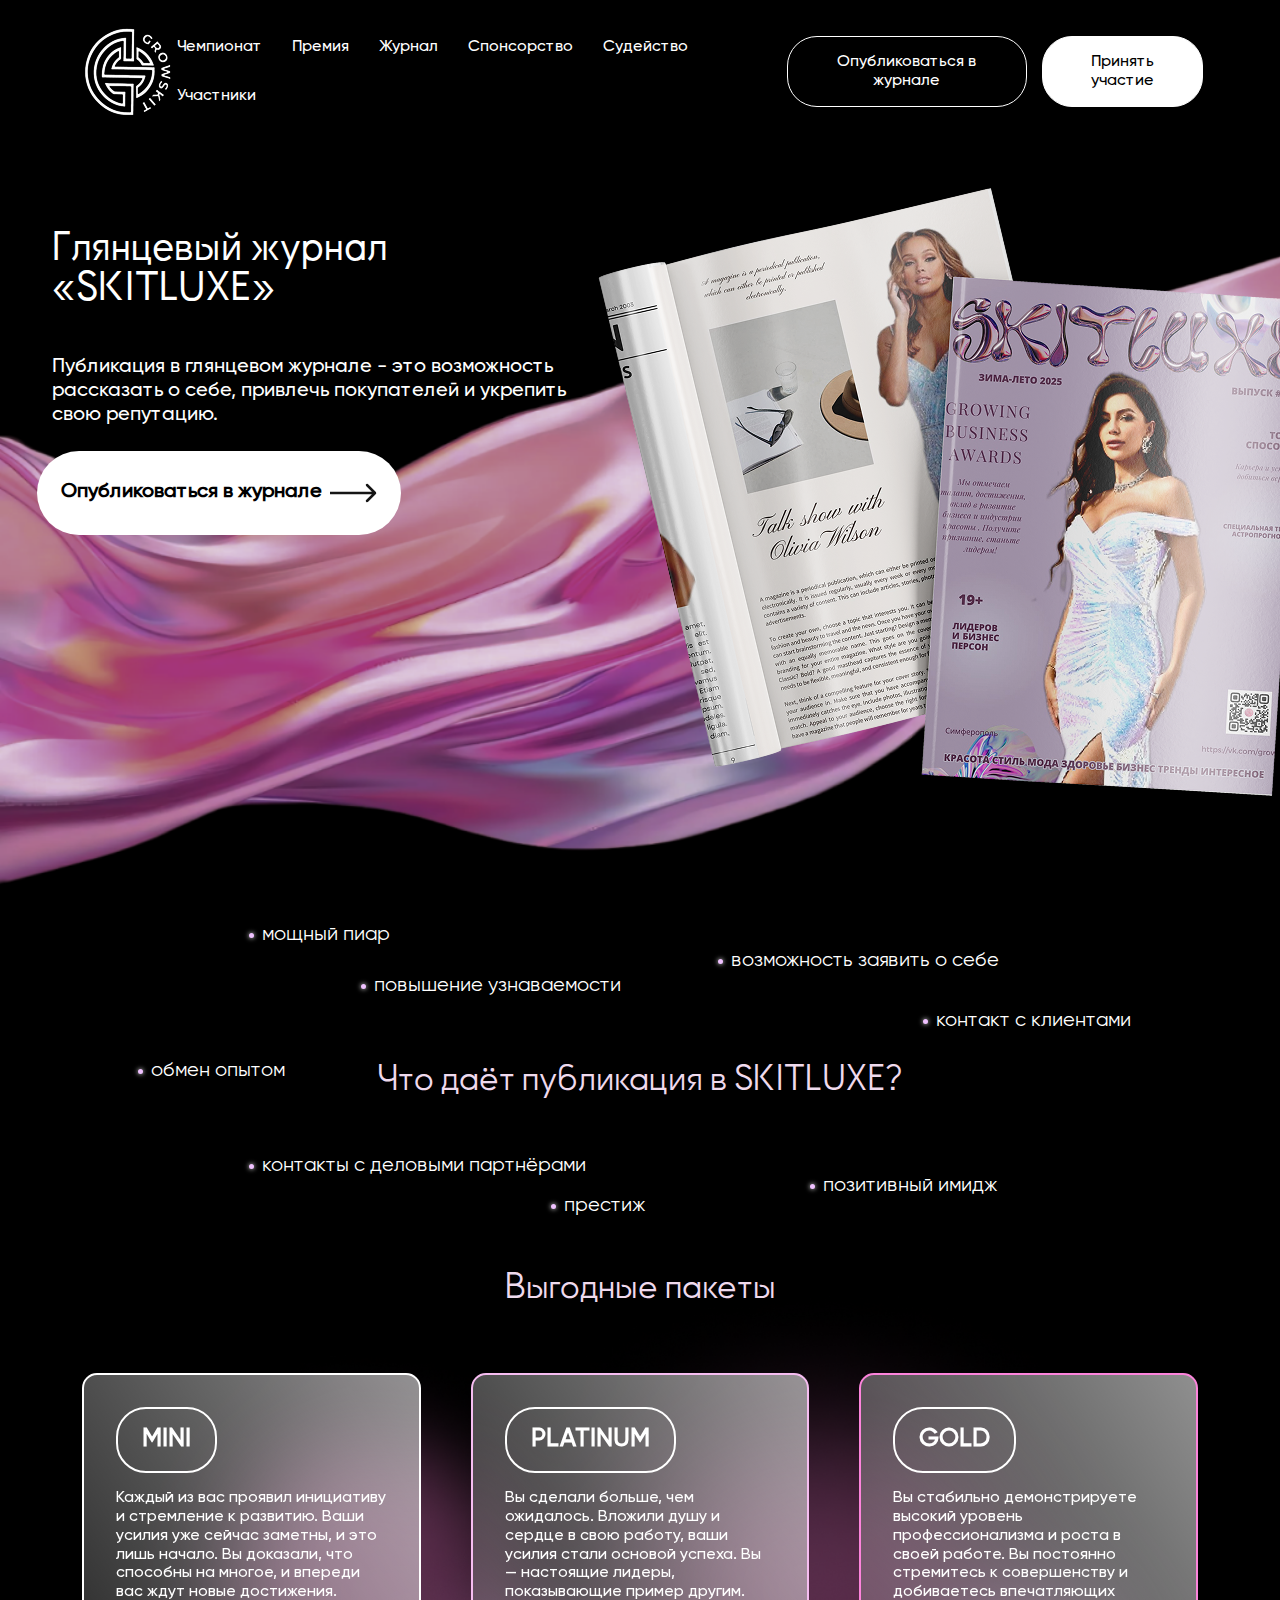
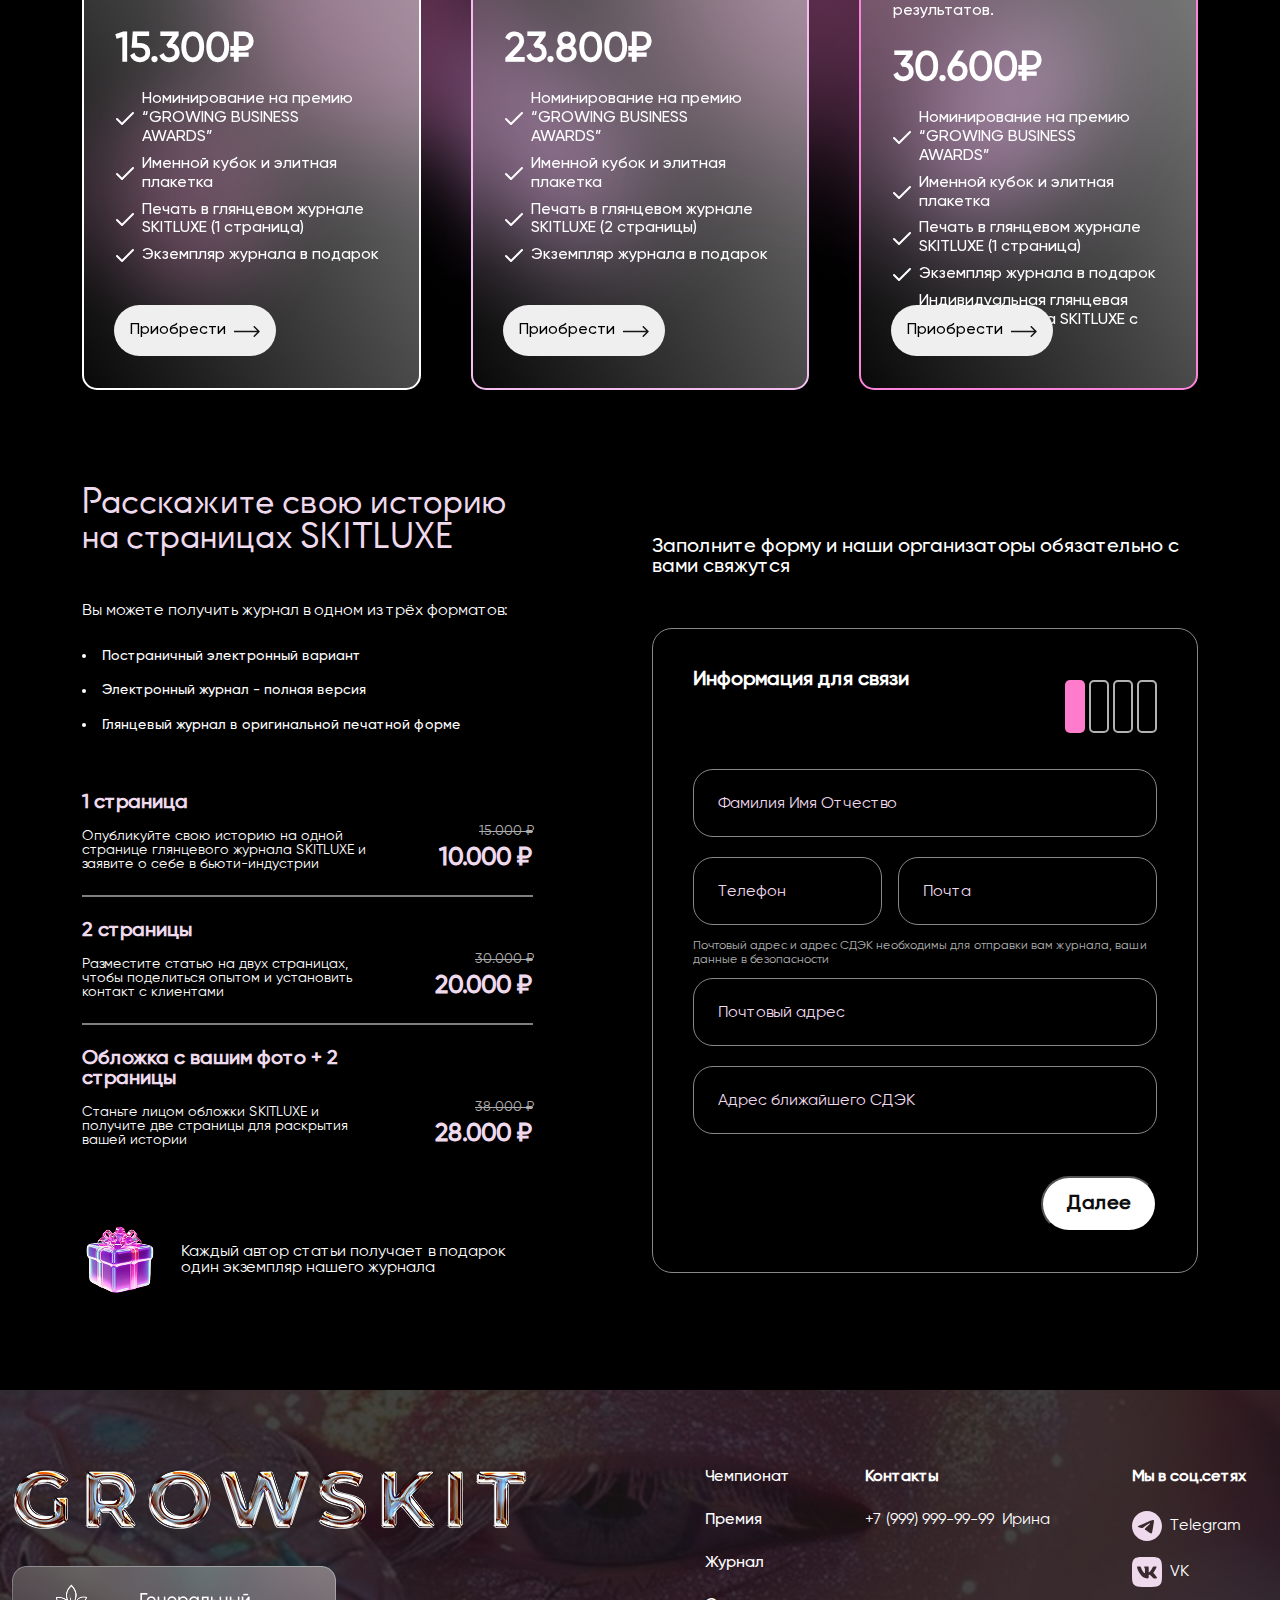
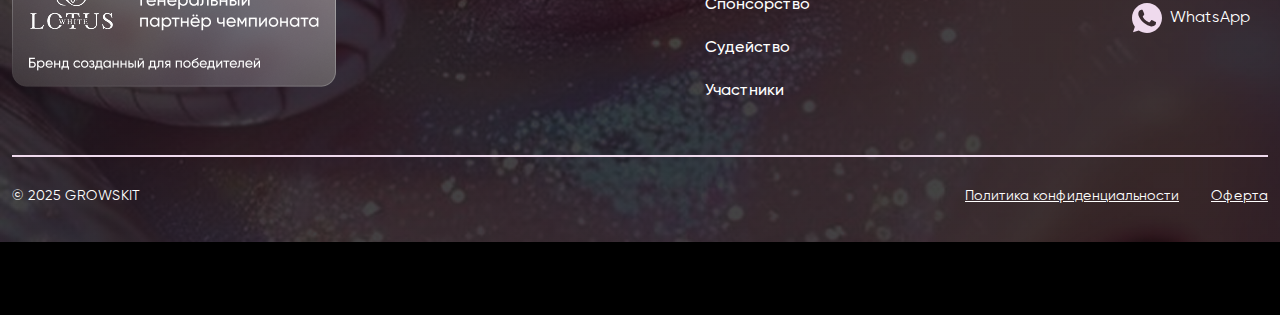
<file: magazine.html>
<!DOCTYPE html>
<html lang="en">
  <head>
    <meta charset="UTF-8" />
    <meta name="viewport" content="width=device-width, initial-scale=1.0" />
    <title>Document</title>
    <link rel="stylesheet" href="./css/bootstrap.min.css" />
    <link rel="stylesheet" href="./css/magazstyle.css" />
    <link rel="stylesheet" href="./css/premiya.css" />
    <link rel="stylesheet" href="./css/reset.css" />
  </head>
  <body>
    <header class="header">
      <div class="logo"><img src="./img/headerlogo.png" alt="" /></div>
      <nav class="nav">
        <a href="#">Чемпионат</a>
        <a href="#">Премия</a>
        <a href="#">Журнал</a>
        <a href="#">Спонсорство</a>
        <a href="#">Судейство</a>
        <a href="#">Участники</a>
      </nav>
      <div class="buttons">
        <button class="btn">Опубликоваться в журнале</button>
        <button class="btn primary">Принять участие</button>
      </div>
    </header>
    <section class="magazine">
      <div class="formargin"></div>
      <div class="glanets">
        <img src="./img/Magazines_ 1.png" alt="" class="magazines" />
        <div class="skitluxe">
          <h2>Глянцевый журнал «SKITLUXE»</h2>
          <h3>
            Публикация в глянцевом журнале - это возможность рассказать о себе,
            привлечь покупателей и укрепить свою репутацию.
          </h3>
          <div class="podrobnee">
            <h4>Опубликоваться в журнале</h4>
            <img src="./img/opubl.png" alt="" />
          </div>
        </div>
      </div>
    </section>
    <section class="heart">
      <div class="container">
        <div class="whattodo">
          <h2>Что даёт публикация в SKITLUXE?</h2>
          <div class="partheart piar">
            <div class="minikrug"></div>
            <h3>мощный пиар</h3>
          </div>
          <div class="partheart povish">
            <div class="minikrug"></div>
            <h3>повышение узнаваемости</h3>
          </div>
          <div class="partheart oppor">
            <div class="minikrug"></div>
            <h3>возможность заявить о себе</h3>
          </div>
          <div class="partheart kontakt">
            <div class="minikrug"></div>
            <h3>контакт с клиентами</h3>
          </div>
          <div class="partheart obmen">
            <div class="minikrug"></div>
            <h3>обмен опытом</h3>
          </div>
          <div class="partheart delov">
            <div class="minikrug"></div>
            <h3>контакты с деловыми партнёрами</h3>
          </div>
          <div class="partheart prestizh">
            <div class="minikrug"></div>
            <h3>престиж</h3>
          </div>
          <div class="partheart positive">
            <div class="minikrug"></div>
            <h3>позитивный имидж</h3>
          </div>
        </div>
      </div>
    </section>
    <section class="packets">
      <h2>Выгодные пакеты</h2>
      <div class="container">
        <div class="row forgap">
          <img src="./img/krugifonnomin.png" alt="" class="krugifonnomin" />
          <div class="col-lg-4">
            <div class="packet" style="border: 2px solid white">
              <div class="mini">
                <h3>MINI</h3>
              </div>
              <h4>Каждый из вас проявил инициативу и стремление к развитию. Ваши усилия уже сейчас заметны, и это лишь начало. Вы доказали, что способны на многое, и впереди вас ждут новые достижения.</h4>
              <h5>15.300₽</h5>
              <div class="galochka">
                <img src="./img/galka.svg" alt="">
                <p style="width: 80%;">Номинирование на премию “GROWING BUSINESS AWARDS”</p>
              </div>
              <div class="galochka">
                <img src="./img/galka.svg" alt="">
                <p >Именной кубок и элитная плакетка</p>
              </div>
              <div class="galochka">
                <img src="./img/galka.svg" alt="">
                <p >Печать в глянцевом журнале SKITLUXE (1 страница)</p>
              </div>
              <div class="galochka galochaklast">
                <img src="./img/galka.svg" alt="">
                <p >Экземпляр журнала в подарок</p>
              </div>
              <button class="priobr">
                <h6>Приобрести</h6>
                <img src="./img/priobrarrow.svg" alt="" style="margin-top: 2px;">
              </button>
            </div>
          </div>
          <div class="col-lg-4">
            <div class="packet" style="border: 2px solid #F6BDF1">
              <div class="mini">
                <h3>PLATINUM</h3>
              </div>
              <h4>Вы  сделали больше, чем ожидалось. Вложили душу и сердце в свою работу, ваши усилия стали основой  успеха.  
                Вы — настоящие лидеры, показывающие пример другим.</h4>
              <h5>23.800₽</h5>
              <div class="galochka">
                <img src="./img/galka.svg" alt="">
                <p style="width: 80%;">Номинирование на премию “GROWING BUSINESS AWARDS”</p>
              </div>
              <div class="galochka">
                <img src="./img/galka.svg" alt="">
                <p >Именной кубок и элитная плакетка</p>
              </div>
              <div class="galochka">
                <img src="./img/galka.svg" alt="">
                <p >Печать в глянцевом журнале SKITLUXE (2 страницы)</p>
              </div>
              <div class="galochka galochaklast">
                <img src="./img/galka.svg" alt="">
                <p >Экземпляр журнала в подарок</p>
              </div>
              <button class="priobr">
                <h6>Приобрести</h6>
                <img src="./img/priobrarrow.svg" alt="" style="margin-top: 2px;">
              </button>
            </div>
          </div>
          <div class="col-lg-4">
            <div class="packet" style="border: 2px solid #FD84DC">
              <div class="mini">
                <h3>GOLD</h3>
              </div>
              <h4>Вы стабильно демонстрируете высокий уровень профессионализма и роста 
                в своей работе. Вы постоянно стремитесь 
                к совершенству и добиваетесь впечатляющих результатов.</h4>
              <h5>30.600₽</h5>
              <div class="galochka">
                <img src="./img/galka.svg" alt="">
                <p style="width: 80%;">Номинирование на премию “GROWING BUSINESS AWARDS”</p>
              </div>
              <div class="galochka">
                <img src="./img/galka.svg" alt="">
                <p >Именной кубок и элитная плакетка</p>
              </div>
              <div class="galochka">
                <img src="./img/galka.svg" alt="">
                <p >Печать в глянцевом журнале SKITLUXE (1 страница)</p>
              </div>
              <div class="galochka">
                <img src="./img/galka.svg" alt="">
                <p >Экземпляр журнала в подарок</p>
              </div>
              <div class="galochka galochaklast">
                <img src="./img/galka.svg" alt="">
                <p >Индивидуальная глянцевая обложка журнала SKITLUXE с вашим фото</p>
              </div>
              <button class="priobr">
                <h6>Приобрести</h6>
                <img src="./img/priobrarrow.svg" alt="" style="margin-top: 2px;">
              </button>
            </div>
          </div>
        </div>
        </div>
      </div>
    </section>
    <section class="rasskazat">
      <div class="container">
        <div class="row align-items-center">
          <div class="col-lg-5 rightpart">
            <h2>Расскажите свою историю на страницах SKITLUXE</h2>
            <h3>Вы можете получить журнал в одном из трёх форматов:</h3>
            <ul>
              <li>Постраничный электронный вариант</li>
              <li>Электронный журнал - полная версия</li>
              <li>Глянцевый журнал в оригинальной печатной форме</li>
            </ul>
            <div class="prices">
              <div class="forprices">
                <div class="row">
                  <div class="col-8">
                    <h4>1 страница</h4>
                    <h5>
                      Опубликуйте свою историю на одной странице глянцевого
                      журнала SKITLUXE и заявите о себе в бьюти-индустрии
                    </h5>
                  </div>
                  <div class="col-4">
                    <p>15.000 ₽</p>
                    <h6>10.000 ₽</h6>
                  </div>
                </div>
              </div>
              <div class="liniya"></div>
              <div class="forprices">
                <div class="row">
                  <div class="col-8">
                    <h4>2 страницы</h4>
                    <h5>
                      Разместите статью на двух страницах, чтобы поделиться
                      опытом и установить контакт с клиентами
                    </h5>
                  </div>
                  <div class="col-4">
                    <p>30.000 ₽</p>
                    <h6>20.000 ₽</h6>
                  </div>
                </div>
              </div>
              <div class="liniya"></div>
              <div class="forprices">
                <div class="row">
                  <div class="col-8">
                    <h4>Обложка с вашим фото + 2 страницы</h4>
                    <h5>
                      Станьте лицом обложки SKITLUXE и получите две страницы для
                      раскрытия вашей истории
                    </h5>
                  </div>
                  <div class="col-4">
                    <p>38.000 ₽</p>
                    <h6>28.000 ₽</h6>
                  </div>
                </div>
              </div>
              <div class="gift">
                <img src="./img/gift.png" alt="" />
                <h6>
                  Каждый автор статьи получает в подарок один экземпляр нашего
                  журнала
                </h6>
              </div>
            </div>
          </div>
          <div class="offset-lg-1 col-lg-6 leftpart">
            <h2>
              Заполните форму и наши организаторы обязательно с вами свяжутся
            </h2>
            <div class="form-container">
              <div class="topofform">
                <h2>Информация для связи</h2>
                <div class="progress-bar1">
                  <div class="pink"></div>
                  <div class="empty"></div>
                  <div class="empty"></div>
                  <div class="empty"></div>
                </div>
              </div>

              <input
                type="text"
                class="input-box"
                placeholder="Фамилия Имя Отчество"
              />
              <div class="input-row">
                <input
                  type="text"
                  class="input-box telephone"
                  placeholder="Телефон"
                />
                <input
                  type="text"
                  class="input-box email"
                  placeholder="Почта"
                />
              </div>
              <p class="info-text">
                Почтовый адрес и адрес СДЭК необходимы для отправки вам журнала,
                ваши данные в безопасности
              </p>
              <input
                type="text"
                class="input-box"
                placeholder="Почтовый адрес"
              />
              <input
                type="text"
                class="input-box"
                placeholder="Адрес ближайшего СДЭК"
              />
              <div class="form-buttons1">
                <button class="next">Далее</button>
              </div>
            </div>
            <div class="form-container">
              <div class="topofform">
                <h2>Познакомимся ближе</h2>
                <div class="progress-bar1">
                  <div class="pink"></div>
                  <div class="pink"></div>
                  <div class="empty"></div>
                  <div class="empty"></div>
                </div>
              </div>
              <div class="input-row">
                <input
                  type="text"
                  class="input-box specialbox"
                  placeholder="Ссылка на профиль ВК"
                />
                <input
                  type="text"
                  class="input-box specialbox"
                  placeholder="Ссылка на профиль Telegram"
                />
              </div>
              <p class="info-text">
                Ваши личные фото будут использоваться для оформления визитки
                участника в соц.сетях чемпионата и на сайте
              </p>
              <div class="file-upload">
                <h4>Личное фото</h4>
                <input type="file" id="fileInput" hidden />
                <label for="fileInput" class="upload-btn">Выбрать</label>
                <h5>или перетащите файлы сюда</h5>
              </div>
              <ul class="ul-needed">
                <li>Вокруг вашего силуэта должен быть воздух</li>
                <li>Задний фон не имеет значения</li>
                <li>Ваш взгляд направлен в камеру</li>
                <li>Фотография должна быть в хорошем качестве</li>
              </ul>
              <div class="form-buttons">
                <button class="backButton">Назад</button>
                <button class="next">Выбрать номинацию</button>
              </div>
            </div>
            <div class="form-container">
              <div class="topofform">
                <h2>Выбор пакета</h2>
                <div class="progress-bar1">
                  <div class="pink"></div>
                  <div class="pink"></div>
                  <div class="pink"></div>
                  <div class="empty"></div>
                </div>
              </div>
              <div class="for-first-packets">
                <div class="firstpacket">
                  <input type="radio" name="packet" id="default1" checked />
                  <label for="default1">
                    <span class="custom-radio"></span>
                    <div class="text-content1">
                      <h3>1 страница</h3>
                      <h4>10.000 ₽</h4>
                    </div>
                  </label>
                </div>
                <div class="firstpacket">
                  <input type="radio" name="packet" id="default2" />
                  <label for="default2">
                    <span class="custom-radio"></span>
                    <div class="text-content1">
                      <h3>2 страницы</h3>
                      <h4>20.000 ₽</h4>
                    </div>
                  </label>
                </div>
                <div class="firstpacket">
                  <input type="radio" name="packet" id="default3" />
                  <label for="default3">
                    <span class="custom-radio"></span>
                    <div class="text-content1">
                      <h3>Обложка + 2 страницы</h3>
                      <h4>28.000 ₽</h4>
                    </div>
                  </label>
                </div>
              </div>

              <h3 class="vigoda">Выгодные пакеты предложений</h3>
              <div class="otherpackets">
                <input type="radio" name="packet" id="minimagazine" />
                <label for="minimagazine">
                  <div class="leftside-packet">
                    <span class="custom-radio"></span>
                    <h3>MINI</h3>
                    <h4>15.300₽</h4>
                  </div>
                  <ul>
                    <li>
                      <img src="./img/minigalka.png" alt="" />Печать вашей
                      статьи на 1 странице в глянцевом журнале SKITLUXE
                    </li>
                    <li>
                      <img src="./img/minigalka.png" alt="" />Экземпляр журнала
                      в подарок
                    </li>
                    <li>
                      <img src="./img/minigalka.png" alt="" />Номинирование на
                      премию “GROWING BUSINESS AWARDS”
                    </li>
                    <li>
                      <img src="./img/minigalka.png" alt="" />Именной кубок и
                      элитная плакетка
                    </li>
                  </ul>
                </label>
              </div>
              <div class="otherpackets">
                <input type="radio" name="packet" id="platinummagazine" />
                <label for="platinummagazine">
                  <div class="leftside-packet">
                    <span class="custom-radio"></span>
                    <h3>PLATINUM</h3>
                    <h4>23.800 ₽</h4>
                  </div>
                  <ul>
                    <li>
                      <img src="./img/minigalka.png" alt="" />Печать вашей
                      статьи на 2 страницах в глянцевом журнале SKITLUXE
                    </li>
                    <li>
                      <img src="./img/minigalka.png" alt="" />Экземпляр журнала
                      в подарок
                    </li>
                    <li>
                      <img src="./img/minigalka.png" alt="" />ПНоминирование на
                      премию “GROWING BUSINESS AWARDS”
                    </li>
                    <li>
                      <img src="./img/minigalka.png" alt="" />Именной кубок и
                      элитная плакетка
                    </li>
                  </ul>
                </label>
              </div>
              <div class="otherpackets">
                <input type="radio" name="packet" id="goldmagazine" />
                <label for="goldmagazine">
                  <div class="leftside-packet">
                    <span class="custom-radio"></span>
                    <h3>GOLD</h3>
                    <h4>30.600 ₽</h4>
                  </div>
                  <ul>
                    <li>
                      <img src="./img/minigalka.png" alt="" />Индивидуальная
                      глянцевая обложка журнала SKITLUXE с вашим фото
                    </li>
                    <li>
                      <img src="./img/minigalka.png" alt="" />Печать вашей
                      статьи на 2 страницах в глянцевом журнале SKITLUXE
                    </li>
                    <li>
                      <img src="./img/minigalka.png" alt="" />Экземпляр журнала
                      в подарок
                    </li>
                    <li>
                      <img src="./img/minigalka.png" alt="" />Номинирование на
                      премию “GROWING BUSINESS AWARDS”
                    </li>
                    <li>
                      <img src="./img/minigalka.png" alt="" />Именной кубок и
                      элитная плакетка
                    </li>
                  </ul>
                </label>
              </div>
              <div class="form-buttons">
                <button class="backButton">Назад</button>
                <button class="next">Оплатить</button>
              </div>
            </div>
            <div class="form-container">
              <div class="topofform">
                <h2>Выбор пакета</h2>
                <div class="progress-bar1">
                  <div class="pink"></div>
                  <div class="pink"></div>
                  <div class="pink"></div>
                  <div class="pink"></div>
                </div>
              </div>
              <div class="finish-oplata">
                <img src="./img/okkrug.png" alt="" />
                <div class="rightside-oplata">
                  <h3>Оплата прошла успешно!</h3>
                  <h4>Наши организаторы свяжутся с вами в ближайшее время</h4>
                </div>
              </div>
              <div class="form-buttons1">
                <button class="next">Хорошо</button>
              </div>
            </div>
          </div>
        </div>
      </div>
    </section>
    <section class="footer">
      <div class="container-fluid">
        <div class="row footpad">
          <div class="col-lg-6">
            <img src="./img/footgrowskit.png" alt="" />
            <img src="./img/lotus.png" alt="" style="margin-top: 20px" />
          </div>
          <div class="col-lg-6">
            <div class="row">
              <div class="col-lg-2 offset-lg-1">
                <h2>Чемпионат</h2>
                <h2>Премия</h2>
                <h2>Журнал</h2>
                <h2>Спонсорство</h2>
                <h2>Судейство</h2>
                <h2>Участники</h2>
              </div>
              <div class="offset-lg-1 col-lg-5">
                <h3>Контакты</h3>
                <div class="contacts">
                  <h4 style="margin-right: 8px">+7 (999) 999-99-99</h4>
                  <h4>Ирина</h4>
                </div>
              </div>
              <div class="col-lg-3">
                <h3>Мы в соц.сетях</h3>
                <div class="telegram">
                  <img src="./img/telegram.svg" alt="" />
                  <h5>Telegram</h5>
                </div>
                <div class="telegram">
                  <img src="./img/vkontakte.svg" alt="" />
                  <h5>VK</h5>
                </div>
                <div class="telegram">
                  <img src="./img/whatsapp.svg" alt="" />
                  <h5>WhatsApp</h5>
                </div>
              </div>
            </div>
          </div>
        </div>
        <div class="footlin"></div>
        <div class="row">
          <div class="forfootik">
            <div class="grow2025">
              <h6>© 2025 GROWSKIT</h6>
            </div>
            <div class="rightfoot">
              <a href=""
                ><h6 style="text-decoration: underline">
                  Политика конфиденциальности
                </h6></a
              >
              <a href=""><h6 style="text-decoration: underline">Оферта</h6></a>
            </div>
          </div>
        </div>
      </div>
    </section>
    <script src="./script/premiya.js"></script>
  </body>
</html>
</file>
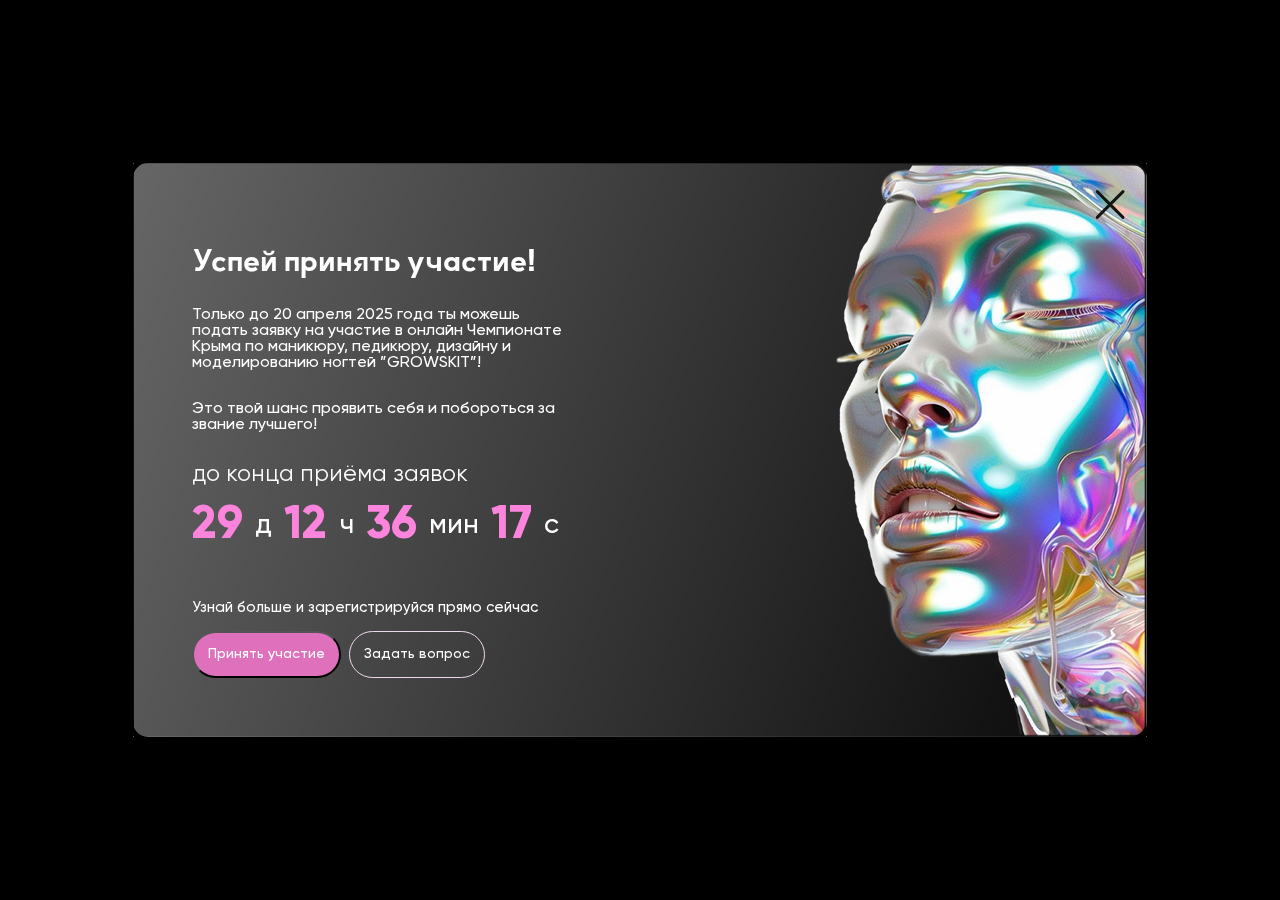
<file: popup.html>
<!DOCTYPE html>
<html lang="en">
  <head>
    <meta charset="UTF-8" />
    <meta name="viewport" content="width=device-width, initial-scale=1.0" />
    <title>Document</title>
    <link rel="stylesheet" href="./css/popup.css" />
  </head>
  <body>
    <div class="popup-container">
      <div class="popup">
        <img src="./img/golographpopup.png" alt="" class="golographpopup" />
        <img src="./img/x.svg" alt="" class="iks" />
        <div class="leftside-popup">
          <h2>Успей принять участие!</h2>
          <h3>
            Только до 20 апреля 2025 года ты можешь подать заявку на участие в
            онлайн Чемпионате Крыма по маникюру, педикюру, дизайну и
            моделированию ногтей ”GROWSKIT”!
          </h3>
          <h3>Это твой шанс проявить себя и побороться за звание лучшего!</h3>
          <p>до конца приёма заявок</p>
          <h4>
            29<span>д</span>12<span>ч</span>36<span>мин</span>17<span>с</span>
          </h4>
          <h5>Узнай больше и зарегистрируйся прямо сейчас</h5>
          <div class="popup-buttons">
            <button class="popup-button1">Принять участие</button>
            <button class="popup-button2">Задать вопрос</button>
          </div>
        </div>
      </div>
    </div>
  </body>
</html>
</file>
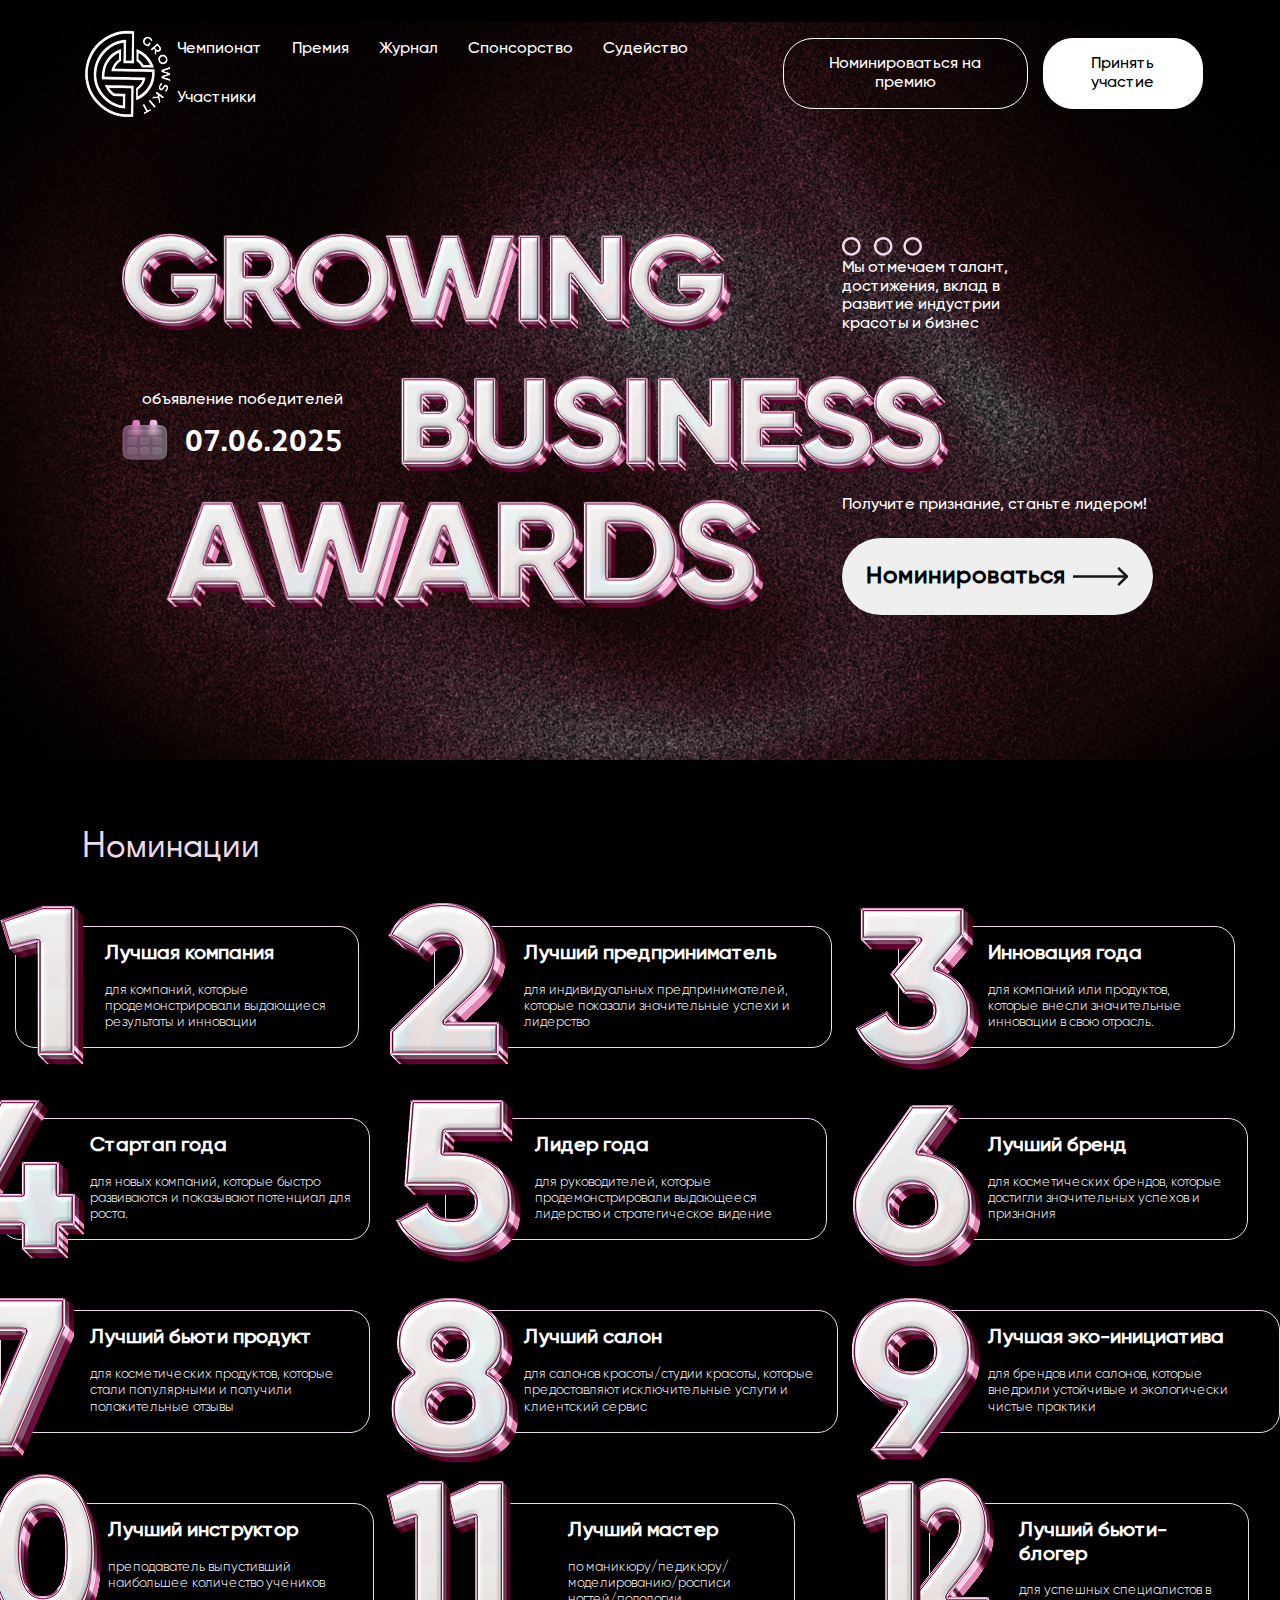
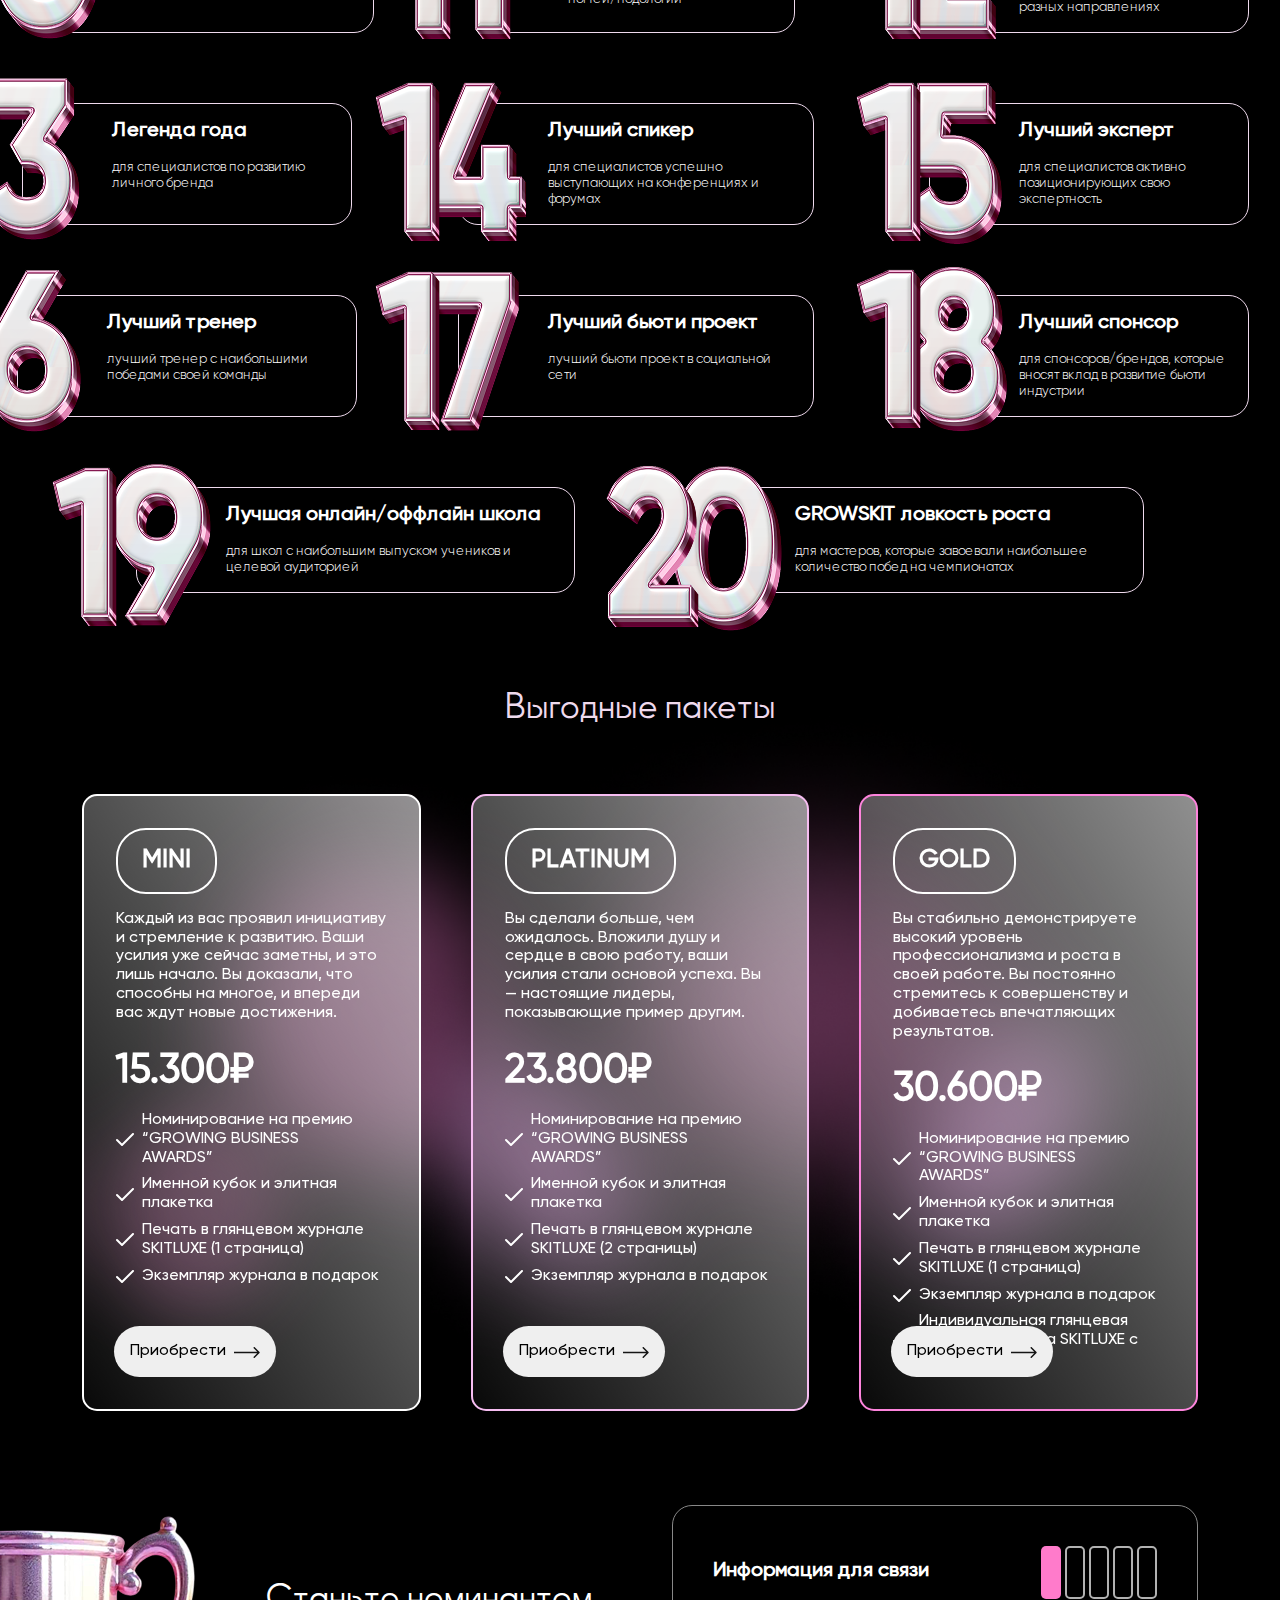
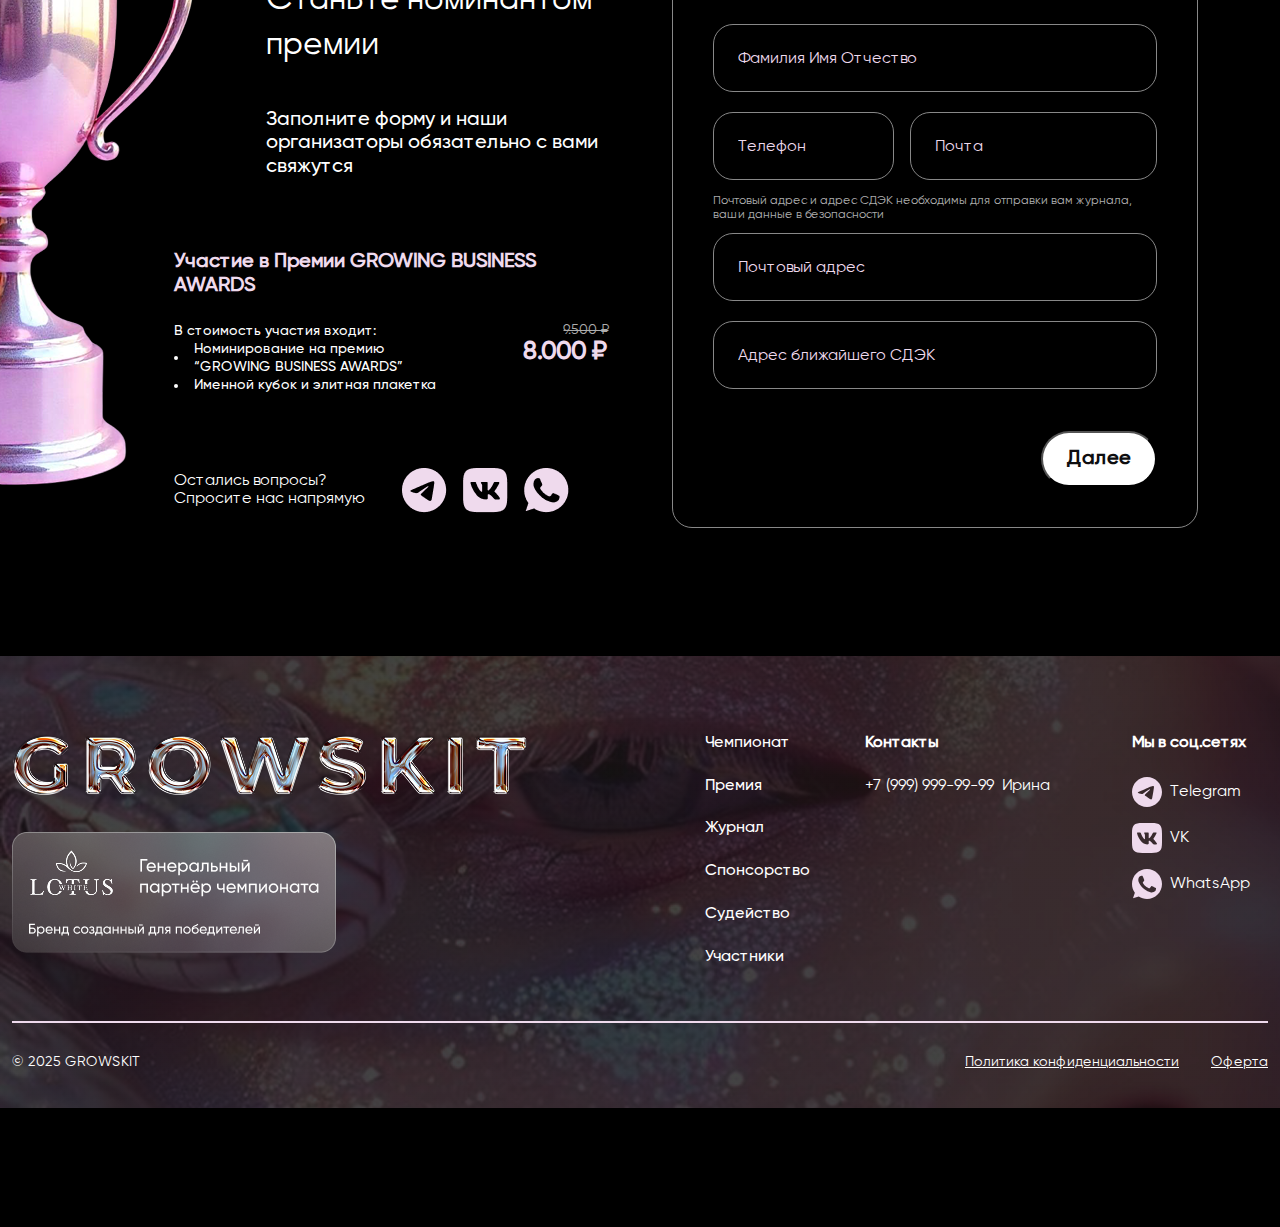
<file: premiya.html>
<!DOCTYPE html>
<html lang="en">
  <head>
    <meta charset="UTF-8" />
    <meta name="viewport" content="width=device-width, initial-scale=1.0" />
    <title>Document</title>
    <link rel="stylesheet" href="./css/bootstrap.min.css" />
    <link rel="stylesheet" href="./css/premiya.css" />
    <link rel="stylesheet" href="./css/magazstyle.css">
    <link rel="stylesheet" href="./css/reset.css" />
  </head>
  <body>
    <div class="back">
      <header class="header">
        <div class="logo"><img src="./img/headerlogo.png" alt=""></div>
        <nav class="nav">
            <a href="#">Чемпионат</a>
            <a href="#">Премия</a>
            <a href="#">Журнал</a>
            <a href="#">Спонсорство</a>
            <a href="#">Судейство</a>
            <a href="#">Участники</a>
        </nav>
        <div class="buttons">
            <button class="btn">Номинироваться на премию</button>
            <button class="btn primary">Принять участие</button>
        </div>
    </header>
      <section class="growing">
        <div class="container">
          <div class="row">
            <div class="col-12">
              <div class="row alicenter">
                <div class="col-lg-8">
                  <div class="row">
                    <div class="col-lg-10" style="margin-left: 40px">
                      <img src="./img/growing.png" alt="" />
                    </div>
                  </div>
                </div>
                <div class="col-lg-4">
                  <img src="./img/kruzhki.svg" alt="" />
                  <h3 style="width: 60%">
                    Мы отмечаем талант, достижения, вклад в развитие индустрии
                    красоты и бизнес
                  </h3>
                </div>
              </div>
            </div>
            <div class="col-12 mt-4">
              <div class="row alicenter">
                <div class="col-lg-3">
                  <h3 style="text-align: end">объявление победителей</h3>
                  <div class="date justify-content-end">
                    <img src="./icons/calendar.png" alt="" />
                    <h4>07.06.2025</h4>
                  </div>
                </div>
                <div class="col-lg-8">
                  <div class="row">
                    <div class="col-lg-10">
                      <img src="./img/business.png" alt="" />
                    </div>
                  </div>
                </div>
              </div>
            </div>
            <div class="col-12" style="margin-bottom: 130px">
              <div class="row">
                <div class="col-lg-8">
                  <div class="row">
                    <div class="offset-lg-1 col-lg-10">
                      <img src="./img/awards.png" alt="" class="awards" />
                    </div>
                  </div>
                </div>
                <div class="col-lg-4">
                  <h3 style="margin-top: 5px">
                    Получите признание, станьте лидером!
                  </h3>
                  <button class="participate-btn">
                    Номинироваться
                    <img src="./img/Arrow 1.svg" alt="" />
                  </button>
                </div>
              </div>
            </div>
          </div>
        </div>
      </section>
    </div>

    <section class="nominations">
      <div class="container">
        <div class="row">
          <h2>Номинации</h2>
        </div>
      </div>
      <div class="flexboxx">
        <div class="grid-container">
          <div class="one">
            <img src="./img/one.png" alt="" class="imgone" />
            <h3>Лучшая компания</h3>
            <h4>
              для компаний, которые продемонстрировали выдающиеся результаты и
              инновации
            </h4>
          </div>
          <div class="two">
            <img src="./img/two.png" alt="" class="imgtwo" />
            <h3>Лучший предприниматель</h3>
            <h4>
              для индивидуальных предпринимателей, которые показали значительные
              успехи и лидерство
            </h4>
          </div>
          <div class="three">
            <img src="./img/three.png" alt="" class="imgthree" />
            <h3>Инновация года</h3>
            <h4>
              для компаний или продуктов, которые внесли значительные инновации
              в свою отрасль.
            </h4>
          </div>
          <div class="four">
            <img src="./img/four.png" alt="" class="imgfour" />
            <h3>Стартап года</h3>
            <h4>
              для новых компаний, которые быстро развиваются и показывают
              потенциал для роста.
            </h4>
          </div>
          <div class="five">
            <img src="./img/five.png" alt="" class="imgfive" />
            <h3>Лидер года</h3>
            <h4>
              для руководителей, которые продемонстрировали выдающееся лидерство
              и стратегическое видение
            </h4>
          </div>
          <div class="six">
            <img src="./img/six.png" alt="" class="imgsix" />
            <h3>Лучший бренд</h3>
            <h4>
              для косметических брендов, которые достигли значительных успехов и
              признания
            </h4>
          </div>
          <div class="seven">
            <img src="./img/seven.png" alt="" class="imgseven" />
            <h3>Лучший бьюти продукт</h3>
            <h4>
              для косметических продуктов, которые стали популярными и получили
              положительные отзывы
            </h4>
          </div>
          <div class="eight">
            <img src="./img/eight.png" alt="" class="imgeight" />
            <h3>Лучший салон</h3>
            <h4>
              для салонов красоты/студии красоты, которые предоставляют исключительные услуги и клиентский сервис
            </h4>
          </div>
          <div class="nine">
            <img src="./img/nine.png" alt="" class="imgnine" />
            <h3>Лучшая эко-инициатива</h3>
            <h4>
              для брендов или салонов, которые внедрили устойчивые и экологически чистые практики
            </h4>
          </div>
          <div class="ten">
            <img src="./img/ten.png" alt="" class="imgten" />
            <h3>Лучший инструктор</h3>
            <h4>
              преподаватель выпустивший наибольшее количество учеников
            </h4>
          </div>
          <div class="eleven">
            <img src="./img/eleven.png" alt="" class="imgeleven" />
            <h3>Лучший мастер</h3>
            <h4>
              по маникюру/педикюру/моделированию/росписи ногтей/подологии
            </h4>
          </div>
          <div class="twelve">
            <img src="./img/twelve.png" alt="" class="imgtwelve" />
            <h3>Лучший бьюти-блогер</h3>
            <h4>
              для успешных специалистов в разных направлениях
            </h4>
          </div>
          <div class="thirteen">
            <img src="./img/thirteen.png" alt="" class="imgthirteen" />
            <h3>Легенда года</h3>
            <h4>
              для специалистов по развитию личного бренда
            </h4>
          </div>
          <div class="fourteen">
            <img src="./img/fourteen.png" alt="" class="imgfourteen" />
            <h3>Лучший спикер</h3>
            <h4>
              для специалистов успешно выступающих на конференциях 
и форумах
            </h4>
          </div>
          <div class="fifteen">
            <img src="./img/fifteen.png" alt="" class="imgfifteen" />
            <h3>Лучший эксперт</h3>
            <h4>
              для специалистов активно позиционирующих свою экспертность
            </h4>
          </div>
          <div class="sixteen">
            <img src="./img/sixteen.png" alt="" class="imgsixteen" />
            <h3>Лучший тренер</h3>
            <h4>
              лучший тренер с наибольшими победами своей команды
            </h4>
          </div>
          <div class="seventeen">
            <img src="./img/seventeen.png" alt="" class="imgseventeen" />
            <h3>Лучший бьюти проект </h3>
            <h4>
              лучший бьюти проект 
в социальной сети
            </h4>
          </div>
          <div class="eightteen">
            <img src="./img/eightteen.png" alt="" class="imgeightteen" />
            <h3>Лучший спонсор </h3>
            <h4>
              для спонсоров/брендов, которые вносят вклад в развитие бьюти индустрии 
            </h4>
          </div>
        </div>
      </div>
      <div class="flexboxx1">
        <div class="grid-container1">
          <div class="nineteen">
            <img src="./img/nineteen.png" alt="" class="imgnineteen" />
            <h3>Лучшая онлайн/оффлайн школа</h3>
            <h4>
              для школ с наибольшим выпуском учеников 
и целевой аудиторией 
            </h4>
          </div>
          <div class="twenty">
            <img src="./img/twenty.png" alt="" class="imgtwenty" />
            <h3>GROWSKIT ловкость роста</h3>
            <h4>
              для мастеров, которые завоевали наибольшее количество побед на чемпионатах
            </h4>
          </div>
        </div>
      </div>
      </div>
    </section>
    <section class="packets">
      <h2>Выгодные пакеты</h2>
      <div class="container">
        <div class="row forgap">
          <img src="./img/krugifonnomin.png" alt="" class="krugifonnomin">
          <div class="col-lg-4">
            <div class="packet" style="border: 2px solid white">
              <div class="mini">
                <h3>MINI</h3>
              </div>
              <h4>Каждый из вас проявил инициативу и стремление к развитию. Ваши усилия уже сейчас заметны, и это лишь начало. Вы доказали, что способны на многое, и впереди вас ждут новые достижения.</h4>
              <h5>15.300₽</h5>
              <div class="galochka">
                <img src="./img/galka.svg" alt="">
                <p style="width: 80%;">Номинирование на премию “GROWING BUSINESS AWARDS”</p>
              </div>
              <div class="galochka">
                <img src="./img/galka.svg" alt="">
                <p >Именной кубок и элитная плакетка</p>
              </div>
              <div class="galochka">
                <img src="./img/galka.svg" alt="">
                <p >Печать в глянцевом журнале SKITLUXE (1 страница)</p>
              </div>
              <div class="galochka galochaklast">
                <img src="./img/galka.svg" alt="">
                <p >Экземпляр журнала в подарок</p>
              </div>
              <button class="priobr">
                <h6>Приобрести</h6>
                <img src="./img/priobrarrow.svg" alt="" style="margin-top: 2px;">
              </button>
            </div>
          </div>
          <div class="col-lg-4">
            <div class="packet" style="border: 2px solid #F6BDF1">
              <div class="mini">
                <h3>PLATINUM</h3>
              </div>
              <h4>Вы  сделали больше, чем ожидалось. Вложили душу и сердце в свою работу, ваши усилия стали основой  успеха.  
                Вы — настоящие лидеры, показывающие пример другим.</h4>
              <h5>23.800₽</h5>
              <div class="galochka">
                <img src="./img/galka.svg" alt="">
                <p style="width: 80%;">Номинирование на премию “GROWING BUSINESS AWARDS”</p>
              </div>
              <div class="galochka">
                <img src="./img/galka.svg" alt="">
                <p >Именной кубок и элитная плакетка</p>
              </div>
              <div class="galochka">
                <img src="./img/galka.svg" alt="">
                <p >Печать в глянцевом журнале SKITLUXE (2 страницы)</p>
              </div>
              <div class="galochka galochaklast">
                <img src="./img/galka.svg" alt="">
                <p >Экземпляр журнала в подарок</p>
              </div>
              <button class="priobr">
                <h6>Приобрести</h6>
                <img  src="./img/priobrarrow.svg" alt="" style="margin-top: 2px;">
              </button>
            </div>
          </div>
          <div class="col-lg-4">
            <div class="packet" style="border: 2px solid #FD84DC">
              <div class="mini">
                <h3>GOLD</h3>
              </div>
              <h4>Вы стабильно демонстрируете высокий уровень профессионализма и роста 
                в своей работе. Вы постоянно стремитесь 
                к совершенству и добиваетесь впечатляющих результатов.</h4>
              <h5>30.600₽</h5>
              <div class="galochka">
                <img src="./img/galka.svg" alt="">
                <p style="width: 80%;">Номинирование на премию “GROWING BUSINESS AWARDS”</p>
              </div>
              <div class="galochka">
                <img src="./img/galka.svg" alt="">
                <p >Именной кубок и элитная плакетка</p>
              </div>
              <div class="galochka">
                <img src="./img/galka.svg" alt="">
                <p >Печать в глянцевом журнале SKITLUXE (1 страница)</p>
              </div>
              <div class="galochka">
                <img src="./img/galka.svg" alt="">
                <p >Экземпляр журнала в подарок</p>
              </div>
              <div class="galochka galochaklast">
                <img src="./img/galka.svg" alt="">
                <p >Индивидуальная глянцевая обложка журнала SKITLUXE с вашим фото</p>
              </div>
              <button class="priobr">
                <h6>Приобрести</h6>
                <img  src="./img/priobrarrow.svg" alt="" style="margin-top: 2px;">
              </button>
            </div>
          </div>
        </div>
      </div>
    </section>
    <div class="forma">
      <img src="./img/trophy.png" alt="" class="trophy" />
      <div class="container">
        <div class="row forgapnearbottom">
          <div class="col-lg-6 leftside">
            <div class="stante">
              <div class="row">
                <div class="offset-lg-4 col-lg-8">
                  <h2>Станьте номинантом премии</h2>
                  <h3>Заполните форму и наши организаторы обязательно с вами свяжутся </h3>
                </div>
              </div>
            </div>
            <div class="uchast">
              <div class="row">
                <div class="offset-lg-2 col-lg-10">
                  <h4>Участие в Премии GROWING BUSINESS AWARDS</h4>
                  <div class="stoimost">
                    <div class="row">
                      <div class="col-8">
                        <h5>В стоимость участия входит:</h5>
                        <ul>
                          <li>Номинирование на премию “GROWING BUSINESS AWARDS”</li>
                          <li>Именной кубок и элитная плакетка</li>
                        </ul>
                      </div>
                      <div class="col-4">
                        <div class="price">
                          <h2>9.500 ₽</h2>
                          <h3>8.000 ₽</h3>
                        </div>
                      </div>
                    </div>
                  </div>
                  <div class="forcont">
                    <div class="voprosi">
                      <h3>Остались вопросы?</h3>
                      <h3>Спросите нас напрямую</h3>
                    </div>
                    <div class="socialmedia">
                      <img src="./img/tgsocial.png" alt="">
                      <img src="./img/vksocial.png" alt="">
                      <img src="./img/wpsocial.png" alt="">
                    </div>
                  </div>
                </div>
              </div>
            </div>
          </div>
          <div class="col-lg-6">
            <div class="form-container">
              <div class="topofform">
                <h2>Информация для связи</h2>
              <div class="progress-bar1">
                <div class="pink"></div>
                <div class="empty"></div>
                <div class="empty"></div>
                <div class="empty"></div>
                <div class="empty"></div>
              </div>
              </div>
              
              <input type="text" class="input-box" placeholder="Фамилия Имя Отчество">
              <div class="input-row">
                  <input type="text" class="input-box telephone" placeholder="Телефон">
                  <input type="text" class="input-box email" placeholder="Почта">
              </div>
              <p class="info-text">Почтовый адрес и адрес СДЭК необходимы для отправки вам журнала, ваши данные в безопасности</p>
              <input type="text" class="input-box" placeholder="Почтовый адрес">
              <input type="text" class="input-box" placeholder="Адрес ближайшего СДЭК">
              <div class="form-buttons1">
                <button class="next">Далее</button>
              </div>
          </div>
          <div class="form-container">
            <div class="topofform">
              <h2>Познакомимся ближе</h2>
            <div class="progress-bar1">
              <div class="pink"></div>
              <div class="pink"></div>
              <div class="empty"></div>
              <div class="empty"></div>
              <div class="empty"></div>
            </div>
            </div>
            <div class="input-row">
              <input type="text" class="input-box " placeholder="Ссылка на профиль ВК">
              <input type="text" class="input-box " placeholder="Ссылка на профиль Telegram">
          </div>
          <p class="info-text">Ваши личные фото будут использоваться для оформления визитки участника в соц.сетях чемпионата и на сайте</p>
          <div class="file-upload">
            <h4>Личное фото</h4>
            <input type="file" id="fileInput" hidden />
            <label for="fileInput" class="upload-btn">Выбрать</label>
            <h5>или перетащите файлы сюда</h5>
          </div>
          <ul class="ul-needed">
            <li>Вокруг вашего силуэта должен быть воздух</li>
            <li>Задний фон не имеет значения</li>
            <li>Ваш взгляд направлен в камеру</li>
            <li>Фотография должна быть в хорошем качестве</li>
          </ul>
          <div class="form-buttons">
            <button class="backButton">Назад</button>
            <button class="next">Выбрать номинацию</button>
          </div>
          </div>
          <div class="form-container">
            <div class="topofform">
              <h2>Выбор номинации</h2>
            <div class="progress-bar1">
              <div class="pink"></div>
              <div class="pink"></div>
              <div class="pink"></div>
              <div class="empty"></div>
              <div class="empty"></div>
            </div>
            </div>
            <select>
              <option>Художественная роспись. Типсы</option>
              <option>Салонные дизайны на типсах</option>
              <option>Дизайн на педикюрных типсах</option>
              <option>Дизайн на предмете</option>
              <option>Дизайн одежды/обуви/головных уборов</option>
              <option>Свободный стиль</option>
              <option>Манекен-рука</option>
              <option>Моделирование</option>
              <option>Постер</option>
            </select>
            <p class="info-text1">Почтовый адрес и адрес СДЭК необходимы для отправки вам журнала, ваши данные 
              в безопасности</p>
              <textarea name="" id="">Расскажите о своих достижениях и регалиях</textarea>
              <div class="form-buttons">
                <button class="backButton">Назад</button>
                <button class="next">К выбору пакета</button>
              </div>
          </div>
          <div class="form-container">
            <div class="topofform">
              <h2>Выбор пакета</h2>
            <div class="progress-bar1">
              <div class="pink"></div>
              <div class="pink"></div>
              <div class="pink"></div>
              <div class="pink"></div>
              <div class="empty"></div>
            </div>
            </div>
            <div class="firstpacket">
              <input type="radio" name="packet" id="default" checked>
              <label for="default">
                  <span class="custom-radio"></span>
                  <div class="text-content">
                      <h3>Участие в Премии GROWING BUSINESS AWARDS</h3>
                      <h4>8.000 ₽</h4>
                  </div>
              </label>
            </div>
          <h3 class="vigoda">Выгодные пакеты предложений</h3>
            <div class="otherpackets">
              <input type="radio" name="packet" id="mini">
              <label for="mini">
                <div class="leftside-packet">
                  <span class="custom-radio"></span>
                  <h3>MINI</h3>
                  <h4>15.300₽</h4>
                </div>
                <ul>
                  <li><img src="./img/minigalka.png" alt="">Номинирование на премию “GROWING BUSINESS AWARDS”</li>
                  <li><img src="./img/minigalka.png" alt="">Именной кубок и элитная плакетка</li>
                  <li><img src="./img/minigalka.png" alt="">Печать вашей статьи на 1 странице в глянцевом журнале SKITLUXE</li>
                  <li><img src="./img/minigalka.png" alt="">Экземпляр журнала в подарок</li>
                </ul>
              </label>
            </div>
            <div class="otherpackets">
              <input type="radio" name="packet" id="platinum">
              <label for="platinum">
                <div class="leftside-packet">
                  <span class="custom-radio"></span>
                  <h3>PLATINUM</h3>
                  <h4>23.800 ₽</h4>
                </div>
                <ul>
                  <li><img src="./img/minigalka.png" alt="">Номинирование на премию “GROWING BUSINESS AWARDS”</li>
                  <li><img src="./img/minigalka.png" alt="">Именной кубок и элитная плакетка</li>
                  <li><img src="./img/minigalka.png" alt="">Печать вашей статьи на 2 страницах в глянцевом журнале SKITLUXE</li>
                  <li><img src="./img/minigalka.png" alt="">Экземпляр журнала в подарок</li>
                </ul>
              </label>
            </div>
            <div class="otherpackets">
              <input type="radio" name="packet" id="gold">
              <label for="gold">
                <div class="leftside-packet">
                  <span class="custom-radio"></span>
                  <h3>GOLD</h3>
                  <h4>30.600 ₽</h4>
                </div>
                <ul>
                  <li><img src="./img/minigalka.png" alt="">Номинирование на премию “GROWING BUSINESS AWARDS”</li>
                  <li><img src="./img/minigalka.png" alt="">Именной кубок и элитная плакетка</li>
                  <li><img src="./img/minigalka.png" alt="">Индивидуальная глянцевая обложка журнала SKITLUXE с вашим фото</li>
                  <li><img src="./img/minigalka.png" alt="">Печать вашей статьи на 2 страницах в глянцевом журнале SKITLUXE</li>
                  <li><img src="./img/minigalka.png" alt="">Экземпляр журнала в подарок</li>
                  
                </ul>
              </label>
            </div>
            <div class="form-buttons">
              <button class="backButton">Назад</button>
              <button class="next">Оплатить</button>
            </div>
          </div>
          <div class="form-container">
            <div class="topofform">
              <h2>Выбор пакета</h2>
            <div class="progress-bar1">
              <div class="pink"></div>
              <div class="pink"></div>
              <div class="pink"></div>
              <div class="pink"></div>
              <div class="pink"></div>
            </div>
            </div>
            <div class="finish-oplata">
              <img src="./img/okkrug.png" alt="">
              <div class="rightside-oplata">
                <h3>Оплата прошла успешно!</h3>
                <h4>Наши организаторы свяжутся с вами в ближайшее время</h4>
              </div>
            </div>
            <div class="form-buttons1">
              <button class="next">Хорошо</button>
            </div>
          </div>
        </div>
      </div>
    </div>
    </div>
    <section class="footer">
      <div class="container-fluid">
        <div class="row footpad">
          <div class="col-lg-6">
            <img src="./img/footgrowskit.png" alt="" />
            <img src="./img/lotus.png" alt="" style="margin-top: 20px" />
          </div>
          <div class="col-lg-6">
            <div class="row">
              <div class="col-lg-2 offset-lg-1">
                <h2>Чемпионат</h2>
                <h2>Премия</h2>
                <h2>Журнал</h2>
                <h2>Спонсорство</h2>
                <h2>Судейство</h2>
                <h2>Участники</h2>
              </div>
              <div class="offset-lg-1 col-lg-5">
                <h3>Контакты</h3>
                <div class="contacts">
                  <h4 style="margin-right: 8px">+7 (999) 999-99-99</h4>
                  <h4>Ирина</h4>
                </div>
              </div>
              <div class="col-lg-3">
                <h3>Мы в соц.сетях</h3>
                <div class="telegram">
                  <img src="./img/telegram.svg" alt="" />
                  <h5>Telegram</h5>
                </div>
                <div class="telegram">
                  <img src="./img/vkontakte.svg" alt="" />
                  <h5>VK</h5>
                </div>
                <div class="telegram">
                  <img src="./img/whatsapp.svg" alt="" />
                  <h5>WhatsApp</h5>
                </div>
              </div>
            </div>
          </div>
        </div>
        <div class="footlin"></div>
        <div class="row">
          <div class="forfootik">
            <div class="grow2025">
              <h6>© 2025 GROWSKIT</h6>
            </div>
            <div class="rightfoot">
              <a href=""
                ><h6 style="text-decoration: underline">
                  Политика конфиденциальности
                </h6></a
              >
              <a href=""><h6 style="text-decoration: underline">Оферта</h6></a>
            </div>
          </div>
        </div>
      </div>
    </section>
    <script src="./script/premiya.js"></script>
  </body>
</html>
</file>
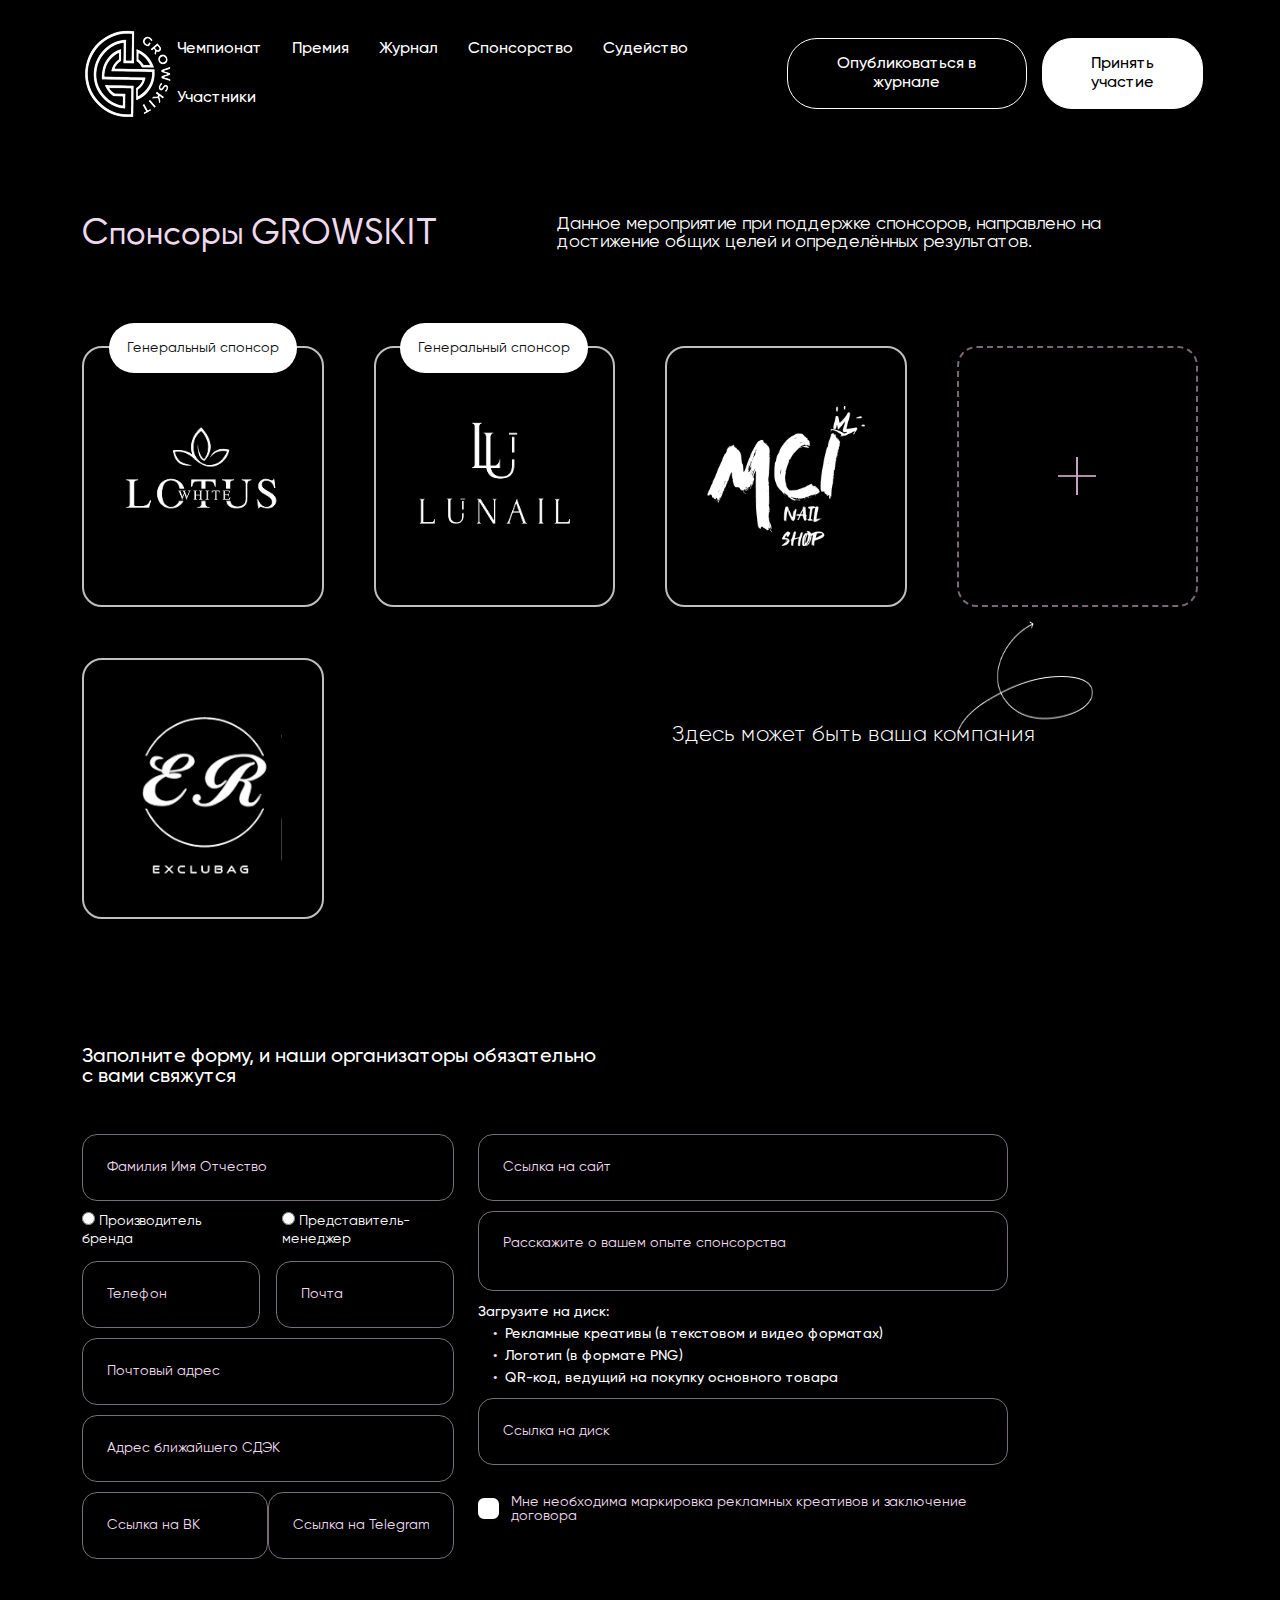
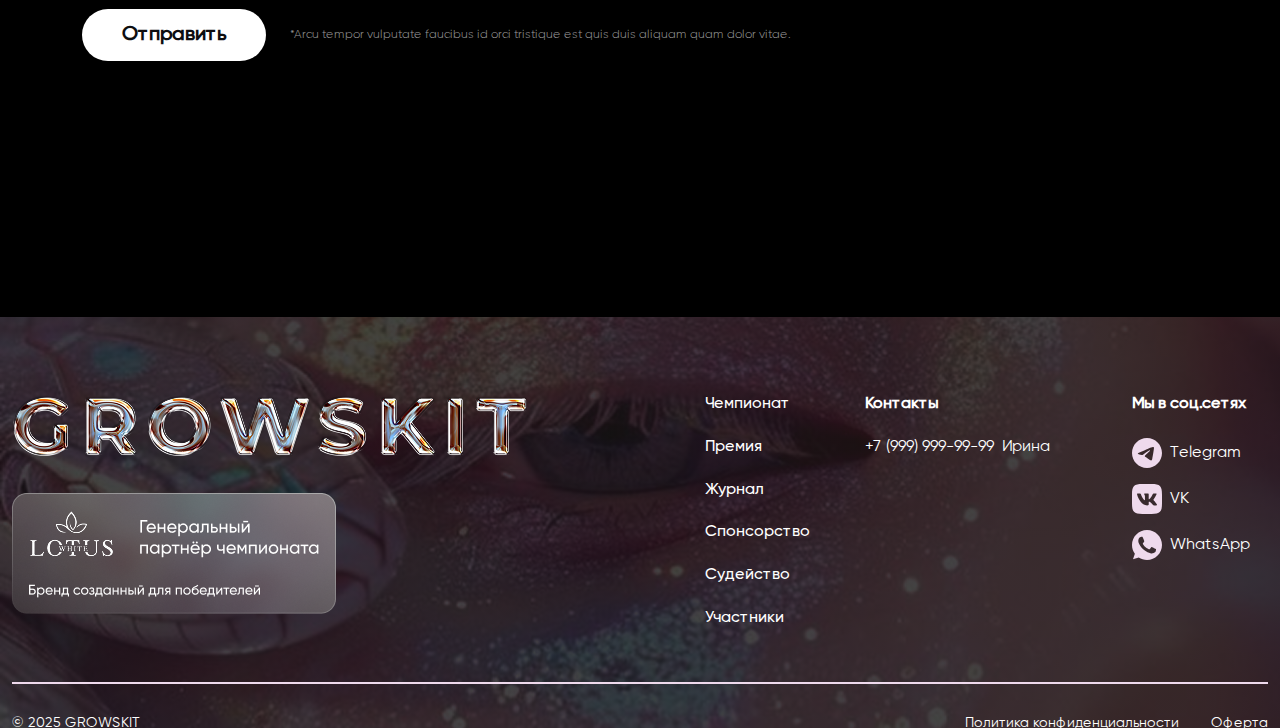
<file: sponsorstvo.html>
<!DOCTYPE html>
<html lang="en">
  <head>
    <meta charset="UTF-8" />
    <meta name="viewport" content="width=device-width, initial-scale=1.0" />
    <title>Document</title>
    <link rel="stylesheet" href="./css/bootstrap.min.css" />
    <link rel="stylesheet" href="./css/sponsorship.css" />
    <link rel="stylesheet" href="./css/footer.css" />
    <link rel="stylesheet" href="./css/reset.css" />
  </head>
  <body>
    <header class="header">
      <div class="logo"><img src="./img/headerlogo.png" alt="" /></div>
      <nav class="nav">
        <a href="#">Чемпионат</a>
        <a href="#">Премия</a>
        <a href="#">Журнал</a>
        <a href="#">Спонсорство</a>
        <a href="#">Судейство</a>
        <a href="#">Участники</a>
      </nav>
      <div class="buttons">
        <button class="btn">Опубликоваться в журнале</button>
        <button class="btn primary">Принять участие</button>
      </div>
    </header>
    <section class="main">
      <div class="container">
        <div class="row">
          <div class="col-lg-4">
            <h2>Спонсоры GROWSKIT</h2>
          </div>
          <div class="offset-lg-1 col-lg-7">
            <h3>
              Данное мероприятие при поддержке спонсоров, направлено на
              достижение общих целей и определённых результатов.
            </h3>
          </div>
        </div>
        <div class="row forgap">
          <div class="col-lg-3">
            <div class="sponsors">
              <img src="./img/lotusglav.png" alt="" />
              <div class="plashka">
                <h4>Генеральный спонсор</h4>
              </div>
            </div>
          </div>
          <div class="col-lg-3">
            <div class="sponsors">
              <img src="./img/lunail.png" alt="" />
              <div class="plashka">
                <h4>Генеральный спонсор</h4>
              </div>
            </div>
          </div>
          <div class="col-lg-3">
            <div class="sponsors">
              <img src="./img/mci.png" alt="" />
            </div>
          </div>
          <img src="./img/zavitka.png" alt="" class="zavitka" />
          <h6 class="zdes">Здесь может быть ваша компания</h6>
          <div class="col-lg-3">
            <div class="sponsors1">
              <img src="./img/plus.png" alt="" />
            </div>
          </div>
          <div class="col-lg-3" style="margin-top: 51px">
            <div class="sponsors">
              <img src="./img/exclubag.png" alt="" />
            </div>
          </div>
          <!-- <div class="forstrelka">
            <img src="./img/strelka.png" alt="" />
            <h4>Здесь может быть ваша компания</h4>
          </div> -->
        </div>
      </div>
    </section>
    <section class="forma">
      <div class="container">
        <div class="row">
          <div class="col-lg-10">
            <h2>
              Заполните форму, и наши организаторы обязательно с вами свяжутся
            </h2>

            <form class="sponsor-form">
              <div class="row">
                <div class="col-lg-5">
                  <input type="text" placeholder="Фамилия Имя Отчество" />
                  <div class="radio-group">
                    <label
                      ><input type="radio" name="role" /> Производитель
                      бренда</label
                    >
                    <label
                      ><input type="radio" name="role" />
                      Представитель-менеджер</label
                    >
                  </div>
                  <div class="telmail">
                    <input type="text" placeholder="Телефон" />
                    <input type="text" placeholder="Почта" />
                  </div>

                  <input type="text" placeholder="Почтовый адрес" />
                  <input type="text" placeholder="Адрес ближайшего СДЭК" />
                  <div class="fortg">
                    <input type="text" placeholder="Ссылка на BK" />
                    <input type="text" placeholder="Ссылка на Telegram" />
                  </div>
                </div>
                <div class="col-lg-7">
                  <input type="text" placeholder="Ссылка на сайт" />
                  <textarea
                    placeholder="Расскажите о вашем опыте спонсорства"
                  ></textarea>

                  <div class="upload-info">
                    <p>Загрузите на диск:</p>
                    <ul>
                      <li>Рекламные креативы (в текстовом и видео форматах)</li>
                      <li>Логотип (в формате PNG)</li>
                      <li>QR-код, ведущий на покупку основного товара</li>
                    </ul>
                  </div>
                  <input type="text" placeholder="Ссылка на диск" />
                  <div class="fornizh">
                    <label class="custom-checkbox">
                      <input type="checkbox" />
                      <span class="checkmark"></span>
                    </label>
                    <span
                      >Мне необходима маркировка рекламных креативов и
                      заключение договора</span
                    >
                  </div>
                </div>
              </div>
              <div class="forsendbutton">
                <button type="submit" class="submit-btn">Отправить</button>
                <h3>
                  *Arcu tempor vulputate faucibus id orci tristique est quis
                  duis aliquam quam dolor vitae.
                </h3>
              </div>
            </form>
          </div>
        </div>
      </div>
    </section>
    <section class="footer">
      <div class="container-fluid">
        <div class="row footpad">
          <div class="col-lg-6">
            <img src="./img/footgrowskit.png" alt="" />
            <img src="./img/lotus.png" alt="" style="margin-top: 20px" />
          </div>
          <div class="col-lg-6">
            <div class="row">
              <div class="col-lg-2 offset-lg-1">
                <h2>Чемпионат</h2>
                <h2>Премия</h2>
                <h2>Журнал</h2>
                <h2>Спонсорство</h2>
                <h2>Судейство</h2>
                <h2>Участники</h2>
              </div>
              <div class="offset-lg-1 col-lg-5">
                <h3>Контакты</h3>
                <div class="contacts">
                  <h4 style="margin-right: 8px">+7 (999) 999-99-99</h4>
                  <h4>Ирина</h4>
                </div>
              </div>
              <div class="col-lg-3">
                <h3>Мы в соц.сетях</h3>
                <div class="telegram">
                  <img src="./img/telegram.svg" alt="" />
                  <h5>Telegram</h5>
                </div>
                <div class="telegram">
                  <img src="./img/vkontakte.svg" alt="" />
                  <h5>VK</h5>
                </div>
                <div class="telegram">
                  <img src="./img/whatsapp.svg" alt="" />
                  <h5>WhatsApp</h5>
                </div>
              </div>
            </div>
          </div>
        </div>
        <div class="footlin"></div>
        <div class="row">
          <div class="forfootik">
            <div class="grow2025">
              <h6>© 2025 GROWSKIT</h6>
            </div>
            <div class="rightfoot">
              <a href=""
                ><h6 style="text-decoration: underline">
                  Политика конфиденциальности
                </h6></a
              >
              <a href=""><h6 style="text-decoration: underline">Оферта</h6></a>
            </div>
          </div>
        </div>
      </div>
    </section>

    <script>
      document.addEventListener("DOMContentLoaded", function () {
        function setEqualHeight() {
          let sponsors = document.querySelectorAll(".sponsors, .sponsors1");
          let maxHeight = 0;

          // Определяем максимальную высоту
          sponsors.forEach((sponsor) => {
            sponsor.style.height = "auto"; // Сбрасываем высоту перед пересчётом
            let height = sponsor.offsetHeight;
            if (height > maxHeight) {
              maxHeight = height;
            }
          });

          // Применяем максимальную высоту ко всем элементам
          sponsors.forEach((sponsor) => {
            sponsor.style.height = maxHeight + "px";
          });
        }

        setEqualHeight(); // Вызываем при загрузке страницы

        // Повторяем при изменении размеров окна
        window.addEventListener("resize", setEqualHeight);
      });
    </script>
  </body>
</html>
</file>
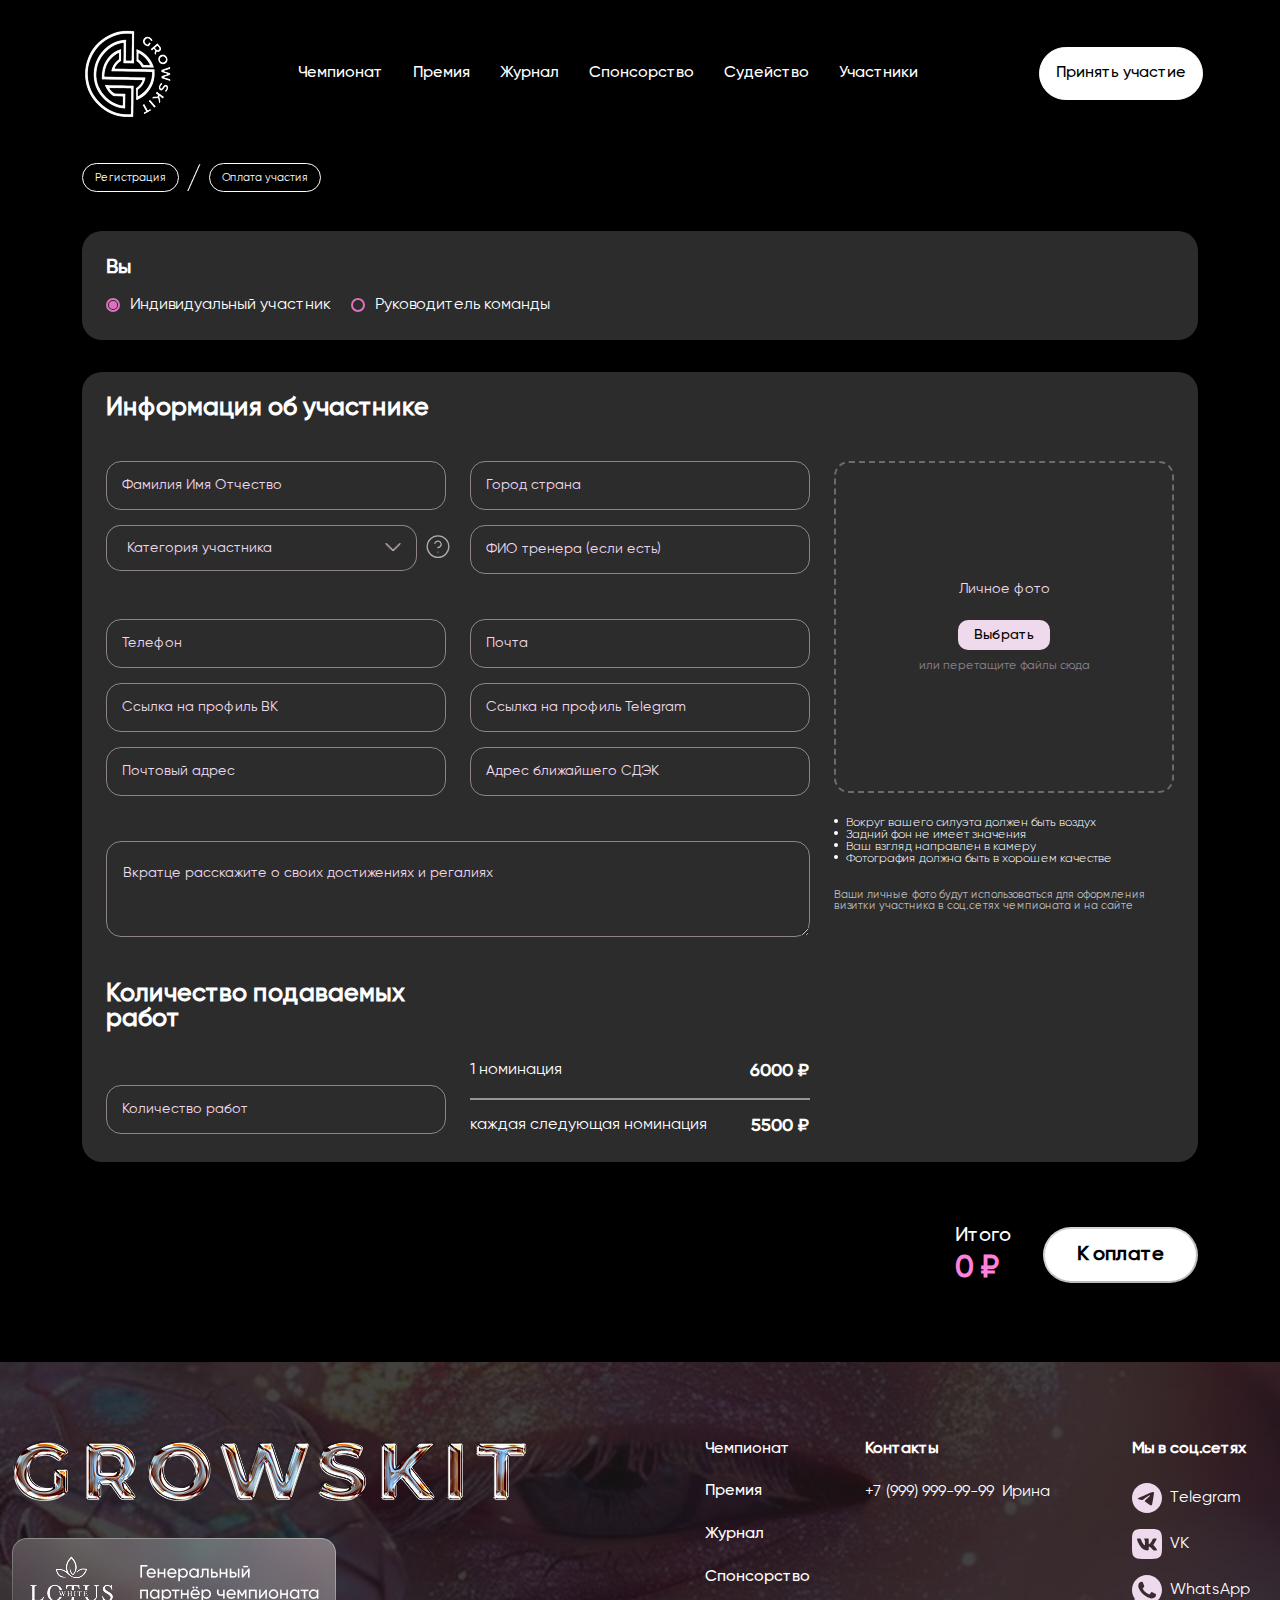
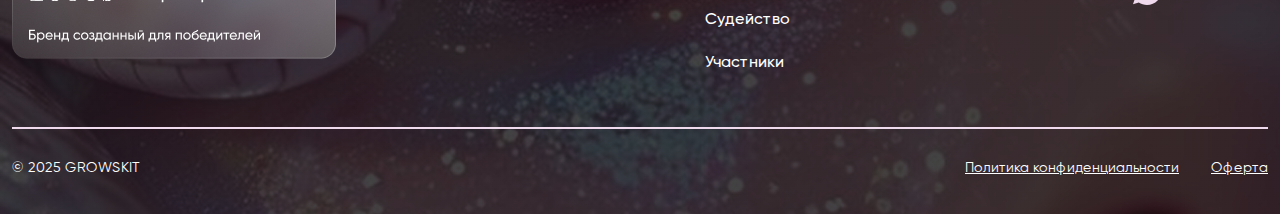
<file: uchastie.html>
<!DOCTYPE html>
<html lang="en">
  <head>
    <meta charset="UTF-8" />
    <meta name="viewport" content="width=device-width, initial-scale=1.0" />
    <title>Document</title>
    <link rel="stylesheet" href="./css/bootstrap.min.css" />
    <link rel="stylesheet" href="./css/header.css" />
    <link rel="stylesheet" href="./css/footer.css" />
    <link rel="stylesheet" href="./css/uchastie.css" />
    <link rel="stylesheet" href="./css/forma.css" />
    <link rel="stylesheet" href="./css/reset.css" />
  </head>
  <body>
    <header class="header">
      <div class="logo"><img src="./img/headerlogo.png" alt="" /></div>
      <nav class="nav">
        <a href="#">Чемпионат</a>
        <a href="#">Премия</a>
        <a href="#">Журнал</a>
        <a href="#">Спонсорство</a>
        <a href="#">Судейство</a>
        <a href="#">Участники</a>
      </nav>
      <div class="buttons">
        <button class="btn primary">Принять участие</button>
      </div>
    </header>
    <section class="main">
      <div class="container firstcontainer">
        <div class="regoplata">
          <div class="reg">
            <h2>Регистрация</h2>
          </div>
          <img src="./img/liniyavpravo.png" alt="" />
          <div class="oplata">
            <h2>Оплата участия</h2>
          </div>
        </div>
      </div>
      <div class="container">
        <div class="radio-group">
          <h3>Вы</h3>
          <div class="forradio">
            <label class="radio">
              <input
                type="radio"
                name="participant"
                value="individual"
                checked
              />
              <span class="radio-custom"></span> Индивидуальный участник
            </label>
            <label class="radio">
              <input type="radio" name="participant" value="team-leader" />
              <span class="radio-custom"></span> Руководитель команды
            </label>
          </div>
        </div>
      </div>
      <div class="container form" id="individual-form">
        <div class="big-forma">
          <div class="row">
            <h2>Информация об участнике</h2>
            <div class="col-lg-8">
              <div class="row">
                <div class="col-lg-6">
                  <input type="text" placeholder="Фамилия Имя Отчество" />
                </div>
                <div class="col-lg-6">
                  <input type="text" placeholder="Город страна" />
                </div>
                <div class="col-lg-6">
                  <div
                    class="row align-items-center"
                    style="--bs-gutter-x: 8px"
                  >
                    <div class="col-lg-11">
                      <select>
                        <option>Категория участника</option>
                        <option>Индивидуальный участник</option>
                        <option>Руководитель команды</option>
                        <option>Юниор</option>
                        <option>Профессионал</option>
                      </select>
                    </div>
                    <div class="col-lg-1">
                      <img src="./img/question.svg" alt="" />
                    </div>
                  </div>
                </div>
                <div class="col-lg-6">
                  <input type="text" placeholder="ФИО тренера (если есть)" />
                </div>

                <div class="col-lg-6" style="margin-top: 30px">
                  <input type="text" placeholder="Телефон" />
                </div>
                <div class="col-lg-6" style="margin-top: 30px">
                  <input type="email" placeholder="Почта" />
                </div>
                <div class="col-lg-6">
                  <input type="text" placeholder="Ссылка на профиль ВК" />
                </div>
                <div class="col-lg-6">
                  <input type="text" placeholder="Ссылка на профиль Telegram" />
                </div>
                <div class="col-lg-6">
                  <input type="text" placeholder="Почтовый адрес" />
                </div>
                <div class="col-lg-6">
                  <input type="text" placeholder="Адрес ближайшего СДЭК" />
                </div>
                <div class="col-12">
                  <textarea
                    name=""
                    id=""
                    placeholder="Вкратце расскажите о своих достижениях и регалиях"
                  ></textarea>
                </div>
                <div class="col-lg-6 kolvo">
                  <h3>Количество подаваемых работ</h3>
                </div>
                <div class="col-lg-6"></div>
                <div class="col-lg-6">
                  <input
                    type="text"
                    placeholder="Количество работ"
                    class="raboti"
                  />
                </div>
                <div class="col-lg-6">
                  <div class="nomin">
                    <p>1 номинация</p>
                    <h5>6000 ₽</h5>
                  </div>
                  <div class="lin"></div>
                  <div class="nomin">
                    <p>каждая следующая номинация</p>
                    <h5>5500 ₽</h5>
                  </div>
                </div>
              </div>
            </div>
            <div class="col-lg-4 rightside">
              <div class="file-upload">
                <h4>Личное фото</h4>
                <input type="file" id="fileInput" hidden />
                <label for="fileInput" class="upload-btn">Выбрать</label>
                <h5>или перетащите файлы сюда</h5>
              </div>
              <ul>
                <li>Вокруг вашего силуэта должен быть воздух</li>
                <li>Задний фон не имеет значения</li>
                <li>Ваш взгляд направлен в камеру</li>
                <li>Фотография должна быть в хорошем качестве</li>
              </ul>
              <p>
                Ваши личные фото будут использоваться для оформления визитки
                участника в соц.сетях чемпионата и на сайте
              </p>
            </div>
          </div>
        </div>
        <div class="nizhyaya-button">
          <div class="texta">
            <h4>Итого</h4>
            <h5>11.500 ₽</h5>
          </div>
          <button>К оплате</button>
        </div>
      </div>
      <div class="container form hidden" id="team-leader-form">
        <div class="big-forma">
          <h2>Информация о команде</h2>
          <div class="row">
            <div class="col-lg-8">
              <input type="text" placeholder="Название команды" />
              <div class="row" style="margin-top: 15px">
                <div class="col-lg-4">
                  <input type="text" placeholder="Количество участников" />
                </div>
                <div class="col-lg-8">
                  <input type="text" placeholder="ФИО тренера (если есть)" />
                </div>
              </div>
            </div>
          </div>
        </div>
        <div class="big-forma">
          <div class="row">
            
            <div class="col-lg-8">
              <h2 class="secondh2">Информация о руководителе</h2>
              <div class="row">
                <div class="col-lg-6">
                  <input type="text" placeholder="Фамилия Имя Отчество" />
                </div>
                <div class="col-lg-6">
                  <input type="text" placeholder="Город страна" />
                </div>

                <div class="col-lg-6">
                  <input type="text" placeholder="Телефон" />
                </div>
                <div class="col-lg-6">
                  <input type="email" placeholder="Почта" />
                </div>
                <div class="col-lg-6">
                  <input type="text" placeholder="Ссылка на профиль ВК" />
                </div>
                <div class="col-lg-6">
                  <input type="text" placeholder="Ссылка на профиль Telegram" />
                </div>
                <div class="col-lg-6">
                  <input type="text" placeholder="Почтовый адрес" />
                </div>
                <div class="col-lg-6">
                  <input type="text" placeholder="Адрес ближайшего СДЭК" />
                </div>
                <div class="col-12">
                  <textarea class="second-text-area"
                    name=""
                    id=""
                    placeholder="Вкратце расскажите о своих достижениях и регалиях"
                  ></textarea>
                
                </div>
              </div>
            </div>
            <div class="col-lg-4 rightside">
              <div class="file-upload">
                <h4>Личное фото</h4>
                <input type="file" id="fileInput" hidden />
                <label for="fileInput" class="upload-btn">Выбрать</label>
                <h5>или перетащите файлы сюда</h5>
              </div>
              <ul>
                <li>Вокруг вашего силуэта должен быть воздух</li>
                <li>Задний фон не имеет значения</li>
                <li>Ваш взгляд направлен в камеру</li>
                <li>Фотография должна быть в хорошем качестве</li>
              </ul>
              <p>
                Ваши личные фото будут использоваться для оформления визитки
                участника в соц.сетях чемпионата и на сайте
              </p>
            </div>
          </div>
        </div>
        <div class="big-forma">
          <div class="row">
            <div class="topform">
              <h2 style="margin-bottom: 0;">Информация об участнике</h2>
              <img src="./img/arrowForSelect.svg" alt="">
            </div>
            <div class="form-content">
              <div class="row">
                <div class="col-lg-8">
                  <div class="row">
                    <div class="col-lg-6">
                      <input type="text" placeholder="Фамилия Имя Отчество" />
                    </div>
                    <div class="col-lg-6">
                      <input type="text" placeholder="Город страна" />
                    </div>
                    <div class="col-lg-6">
                      <div
                        class="row align-items-center"
                        style="--bs-gutter-x: 8px"
                      >
                        <div class="col-lg-11">
                          <select>
                            <option>Категория участника</option>
                            <option>Индивидуальный участник</option>
                            <option>Руководитель команды</option>
                            <option>Юниор</option>
                            <option>Профессионал</option>
                          </select>
                        </div>
                        <div class="col-lg-1">
                          <img src="./img/question.svg" alt="" />
                        </div>
                      </div>
                    </div>
                    <div class="col-lg-6">
                      <input type="text" placeholder="ФИО тренера (если есть)" />
                    </div>
    
                    <div class="col-lg-6" style="margin-top: 30px">
                      <input type="text" placeholder="Телефон" />
                    </div>
                    <div class="col-lg-6" style="margin-top: 30px">
                      <input type="email" placeholder="Почта" />
                    </div>
                    <div class="col-lg-6">
                      <input type="text" placeholder="Ссылка на профиль ВК" />
                    </div>
                    <div class="col-lg-6">
                      <input type="text" placeholder="Ссылка на профиль Telegram" />
                    </div>
                    <div class="col-lg-6">
                      <input type="text" placeholder="Почтовый адрес" />
                    </div>
                    <div class="col-lg-6">
                      <input type="text" placeholder="Адрес ближайшего СДЭК" />
                    </div>
                    <div class="col-12">
                      <textarea
                        name=""
                        id=""
                        placeholder="Вкратце расскажите о своих достижениях и регалиях"
                      ></textarea>
                    </div>
                    <div class="col-lg-6 kolvo">
                      <h3>Количество подаваемых работ</h3>
                    </div>
                    <div class="col-lg-6"></div>
                    <div class="col-lg-6">
                      <input
                        type="text"
                        placeholder="Количество работ"
                        class="raboti"
                      />
                    </div>
                    <div class="col-lg-6">
                      <div class="nomin">
                        <p>1 номинация</p>
                        <h5>6000 ₽</h5>
                      </div>
                      <div class="lin"></div>
                      <div class="nomin">
                        <p>каждая следующая номинация</p>
                        <h5>5500 ₽</h5>
                      </div>
                    </div>
                  </div>
                </div>
                <div class="col-lg-4 rightside">
                  <div class="file-upload">
                    <h4>Личное фото</h4>
                    <input type="file" id="fileInput" hidden />
                    <label for="fileInput" class="upload-btn">Выбрать</label>
                    <h5>или перетащите файлы сюда</h5>
                  </div>
                  <ul>
                    <li>Вокруг вашего силуэта должен быть воздух</li>
                    <li>Задний фон не имеет значения</li>
                    <li>Ваш взгляд направлен в камеру</li>
                    <li>Фотография должна быть в хорошем качестве</li>
                  </ul>
                  <p>
                    Ваши личные фото будут использоваться для оформления визитки
                    участника в соц.сетях чемпионата и на сайте
                  </p>
                </div>
              </div>
              
            </div>
            
          </div>
        </div>
        <div class="big-forma">
          <div class="row">
            <div class="topform marginzero">
              <h2 style="margin-bottom: 0;">Информация об участнике</h2>
              <img src="./img/arrowForSelect.svg" alt="" class="rotated">
            </div>
            <div class="form-content hidden">
              <div class="row">
                <div class="col-lg-8">
                  <div class="row">
                    <div class="col-lg-6">
                      <input type="text" placeholder="Фамилия Имя Отчество" />
                    </div>
                    <div class="col-lg-6">
                      <input type="text" placeholder="Город страна" />
                    </div>
                    <div class="col-lg-6">
                      <div
                        class="row align-items-center"
                        style="--bs-gutter-x: 8px"
                      >
                        <div class="col-lg-11">
                          <select>
                            <option>Категория участника</option>
                            <option>Индивидуальный участник</option>
                            <option>Руководитель команды</option>
                            <option>Юниор</option>
                            <option>Профессионал</option>
                          </select>
                        </div>
                        <div class="col-lg-1">
                          <img src="./img/question.svg" alt="" />
                        </div>
                      </div>
                    </div>
                    <div class="col-lg-6">
                      <input type="text" placeholder="ФИО тренера (если есть)" />
                    </div>
    
                    <div class="col-lg-6" style="margin-top: 30px">
                      <input type="text" placeholder="Телефон" />
                    </div>
                    <div class="col-lg-6" style="margin-top: 30px">
                      <input type="email" placeholder="Почта" />
                    </div>
                    <div class="col-lg-6">
                      <input type="text" placeholder="Ссылка на профиль ВК" />
                    </div>
                    <div class="col-lg-6">
                      <input type="text" placeholder="Ссылка на профиль Telegram" />
                    </div>
                    <div class="col-lg-6">
                      <input type="text" placeholder="Почтовый адрес" />
                    </div>
                    <div class="col-lg-6">
                      <input type="text" placeholder="Адрес ближайшего СДЭК" />
                    </div>
                    <div class="col-12">
                      <textarea
                        name=""
                        id=""
                        placeholder="Вкратце расскажите о своих достижениях и регалиях"
                      ></textarea>
                    </div>
                    <div class="col-lg-6 kolvo">
                      <h3>Количество подаваемых работ</h3>
                    </div>
                    <div class="col-lg-6"></div>
                    <div class="col-lg-6">
                      <input
                        type="text"
                        placeholder="Количество работ"
                        class="raboti"
                      />
                    </div>
                    <div class="col-lg-6">
                      <div class="nomin">
                        <p>1 номинация</p>
                        <h5>6000 ₽</h5>
                      </div>
                      <div class="lin"></div>
                      <div class="nomin">
                        <p>каждая следующая номинация</p>
                        <h5>5500 ₽</h5>
                      </div>
                    </div>
                  </div>
                </div>
                <div class="col-lg-4 rightside">
                  <div class="file-upload">
                    <h4>Личное фото</h4>
                    <input type="file" id="fileInput" hidden />
                    <label for="fileInput" class="upload-btn">Выбрать</label>
                    <h5>или перетащите файлы сюда</h5>
                  </div>
                  <ul>
                    <li>Вокруг вашего силуэта должен быть воздух</li>
                    <li>Задний фон не имеет значения</li>
                    <li>Ваш взгляд направлен в камеру</li>
                    <li>Фотография должна быть в хорошем качестве</li>
                  </ul>
                  <p>
                    Ваши личные фото будут использоваться для оформления визитки
                    участника в соц.сетях чемпионата и на сайте
                  </p>
                </div>
              </div>
            </div>
          </div>
        </div>
        <div id="formContainer"></div>
        <div class="container" style="padding-right: 0; padding-left: 0; margin-top: 30px; margin-bottom: 30px;">
          <button class="add-form-btn" onclick="addForm()"><img src="./img/plusone.png" alt=""></button>
        </div>
        <div class="nizh-after-form">
          <div class="row">
            <div class="offset-lg-5 col-lg-7">
              <div class="row">
                <div class="col-lg-4">
                  <div class="sale">
                    <h3>Скидка</h3>
                    <h4><span>3</span> х 1000 ₽</h4>
                    <p>Руководителям команд предоставляется скидка 1000 ₽ за каждого участника команды</p>
                  </div>
                </div>
                <div class="col-lg-5 forjustify">
                  <div class="itogo">
                    <h3>Итого</h3>
                    <div class="prices">
                      <h4>18.000 ₽</h4>
                    <p>15.000 ₽</p>
                    </div>
                    
                  </div>
                </div>
                <div class="col-lg-3">
                  <button class="oplata-button">К оплате</button>
                </div>
              </div>
            </div>
          </div>
          
        </div>
      </div>
      </div>
      </div>
    </section>
    <section class="footer">
      <div class="container-fluid">
        <div class="row footpad">
          <div class="col-lg-6">
            <img src="./img/footgrowskit.png" alt="" />
            <img src="./img/lotus.png" alt="" style="margin-top: 20px" />
          </div>
          <div class="col-lg-6">
            <div class="row">
              <div class="col-lg-2 offset-lg-1">
                <h2>Чемпионат</h2>
                <h2>Премия</h2>
                <h2>Журнал</h2>
                <h2>Спонсорство</h2>
                <h2>Судейство</h2>
                <h2>Участники</h2>
              </div>
              <div class="offset-lg-1 col-lg-5">
                <h3>Контакты</h3>
                <div class="contacts">
                  <h4 style="margin-right: 8px">+7 (999) 999-99-99</h4>
                  <h4>Ирина</h4>
                </div>
              </div>
              <div class="col-lg-3">
                <h3>Мы в соц.сетях</h3>
                <div class="telegram">
                  <img src="./img/telegram.svg" alt="" />
                  <h5>Telegram</h5>
                </div>
                <div class="telegram">
                  <img src="./img/vkontakte.svg" alt="" />
                  <h5>VK</h5>
                </div>
                <div class="telegram">
                  <img src="./img/whatsapp.svg" alt="" />
                  <h5>WhatsApp</h5>
                </div>
              </div>
            </div>
          </div>
        </div>
        <div class="footlin"></div>
        <div class="row">
          <div class="forfootik">
            <div class="grow2025">
              <h6>© 2025 GROWSKIT</h6>
            </div>
            <div class="rightfoot">
              <a href=""
                ><h6 style="text-decoration: underline">
                  Политика конфиденциальности
                </h6></a
              >
              <a href=""><h6 style="text-decoration: underline">Оферта</h6></a>
            </div>
          </div>
        </div>
      </div>
    </section>
    <script src="./script/uchastie.js"></script>
  </body>
</html>
</file>
<file: css/style.css>
body {
  background-color: black;
}
@font-face {
  font-family: "Gilroy";
  src: url("../fonts/Gilroy-Light.ttf");
  font-weight: 300;
}

@font-face {
  font-family: "Gilroy";
  src: url("../fonts/Gilroy-Regular.ttf");
  font-weight: 400;
}

@font-face {
  font-family: "Gilroy";
  src: url("../fonts/Gilroy-Extrabold.ttf");
  font-weight: 800;
}

@font-face {
  font-family: "Gilroy";
  src: url("../fonts/Gilroy-Medium.ttf");
  font-weight: 500;
}
@font-face {
  font-family: "Kreadon";
  src: url("../fonts/Kreadon-L.otf");
  font-weight: 300;
}

@font-face {
  font-family: "Kreadon";
  src: url("../fonts/Kreadon-R.otf");
  font-weight: 400;
}

@font-face {
  font-family: "Kreadon";
  src: url("../fonts/Kreadon-M.otf");
  font-weight: 500;
}
@font-face {
  font-family: "Kreadon";
  src: url("../fonts/Kreadon-B.otf");
  font-weight: 700;
}
.top_menu a {
  font-family: "Gilroy";
  color: #efdaed;
  text-decoration: none;
  line-height: 23.54px;
  font-size: 20px;
  font-weight: 500;
}
.top_menu {
  display: flex;
  justify-content: space-between;
}
.right {
  text-align: right;
}
.alicenter {
  align-items: center;
}
nav button {
  color: #ffffff;
  border-radius: 30px;
  border: 1px solid #ffffff;
  padding: 16px;
  background: transparent;
  font-size: 16px;
  font-family: Gilroy;
  font-weight: 500;
  z-index: 10;
  position: relative;
}
.rightellipse {
  position: absolute;
  right: 0;
  top: 0;
  z-index: -1;
}
.biggrow {
  max-width: 100%;
  position: relative;
  z-index: -10;
}
.main {
  margin-top: 47px;
  overflow-x: clip;
  position: relative;
  background: url(../img/hologirl.png) no-repeat;
  background-position: center 30px;
  padding-bottom: 100px;
}
.rotliniya {
  border: 1px solid #efdaed4d;
  transform: rotate(16.8deg);
  width: 170%;
  top: 450px;
  position: absolute;
  z-index: -1;
  left: -5%;
}
.secondmain h2 {
  color: white;
  font-family: Gilroy;
  font-weight: 500;
  font-size: 40.11px;
  margin-right: 40px;
}
.underrot {
  margin-top: 95px;
}
.underrot h3 {
  color: #efdaed;
  font-family: Kreadon;
  font-weight: 500;
  font-size: 32px;
  line-height: 41.6px;
}
.date {
  display: flex;
  align-items: center;
}
.date h4 {
  color: white;
  font-size: 28.61px;
  font-family: Kreadon;
  font-weight: 700;
  line-height: 34.59px;
  letter-spacing: 5%;
  margin-left: 10px;
  margin-top: 5px;
}
.lomanaya {
  margin-top: 30px;
  height: auto;
  max-width: 100%;
}
.rightlom {
  display: flex;
  align-items: flex-start; /* Выравниваем img и текст по центру */
}

.text-rightlom {
  display: flex;
  flex-direction: column; /* h4 и p располагаются вертикально */
  margin-left: 10px; /* Отступ от картинки */
}

.text-rightlom h4 {
  color: #efdaed;
  font-family: Gilroy;
  font-weight: 400;
  font-size: 24px;
  line-height: 27.84px;
  margin-bottom: 15px; /* Убираем стандартные отступы */
}

.text-rightlom p {
  font-family: Gilroy;
  font-weight: 300;
  font-size: 14px;
  line-height: 16.14px;
  color: white;
  margin-left: 14px;
}

.rightlomm p {
  font-family: Gilroy;
  font-weight: 300;
  font-size: 14px;
  line-height: 16.14px;
  color: white;
}
.rightlomm h4 {
  color: #efdaed;
  font-family: Gilroy;
  font-weight: 400;
  font-size: 24px;
  line-height: 27.84px;
}
.hologirl {
  position: absolute;
  left: 30%;
  max-width: 100%;
}
.participate-btn {
  display: flex;
  align-items: center;
  padding: 24px;
  border-radius: 45px;
  background-color: white;
  font-family: Gilroy;
  font-weight: 600;
  font-size: 24px;
  line-height: 28.63px;
  margin-top: 102px;
}
.participate-btn img {
  margin-left: 8px;
}
.god {
  font-family: Kreadon;
  font-weight: 500;
  font-size: 35px;
  line-height: 45.5px;
  color: #efdaed;
  text-align: right;
  margin-top: 94px;
  margin-bottom: 18px;
}
.podtverjday h6 {
  font-family: Gilroy;
  font-weight: 400;
  font-size: 16px;
  line-height: 18.56px;
  color: white;
}
.leftmain {
  position: absolute;
}
.smile {
  margin-top: 200px;
  overflow-x: clip;
  position: relative;
}
.beg_stroka_parent {
  width: 120%;
  height: 72px;
  background-color: #594c53;
  transform: rotate(-8deg);
  position: absolute;
  left: -5%;
}

.beg_stroka p {
  font-family: Kreadon;
  font-size: 16px;
  font-weight: 700;
  line-height: 32px;
  text-align: left;
  color: black;
  display: inline-block;
  margin-top: -10px;
  margin-left: 20px;
  margin-right: 11px;
}

.beg_stroka_parent {
  display: flex;
  overflow-x: hidden;
}

.beg_stroka {
  font-size: sans-serif;
  padding: 30px 0;
  white-space: nowrap;
  display: flex;
  background-color: #df70bc;
}
.beg_stroka_parent1 {
  width: 120%;
  height: 72px;
  background-color: #efdaed;
  transform: rotate(3.76deg);
  position: absolute;
  left: -5%;
}

.beg_stroka1 p {
  font-family: Kreadon;
  font-size: 20px;
  font-weight: 400;
  line-height: 32px;
  text-align: left;
  color: black;
  display: inline-block;
  margin-top: -10px;
  margin-left: 20px;
  margin-right: 11px;
}

.beg_stroka_parent1 {
  display: flex;
  overflow-x: hidden;
}

.beg_stroka1 {
  font-size: sans-serif;
  padding: 30px 0;
  white-space: nowrap;
  display: flex;
  background-color: #efdaed;
}
.smile h2 {
  font-family: Kreadon;
  font-size: 35px;
  font-weight: 400;
  line-height: 45.5px;
  color: #efdaed;
  margin-bottom: 48px;
}
.leftnom {
  padding-top: 240px;
}
.blocks {
  border: 2px solid white;
  border-radius: 30px;
  gap: 8px;
  padding: 16px;
}
.blocks h3 {
  font-family: Gilroy;
  font-weight: 500;
  font-size: 16px;
  line-height: 21.19px;
  color: white;
  text-align: center;
  cursor: pointer;
}
.imgsmile {
  position: relative;
  z-index: 10;
  max-width: 100%;
}
.galaxy {
  display: flex;
  align-items: center;
}
.galaxy h5 {
  color: #cf8ece;
  font-family: Gilroy;
  font-weight: 600;
  line-height: 28.63px;
  font-size: 24px;
  margin-right: 8px;
}
.purplearrow {
  margin-top: 5px;
}
.categories {
  margin-top: 50px;
  margin-bottom: 50px;
}
.categories h2 {
  font-family: Kreadon;
  font-weight: 400;
  line-height: 45.5px;
  font-size: 35px;
  color: #efdaed;
}
.categories h3 {
  font-family: Gilroy;
  font-weight: 500;
  line-height: 18.83px;
  font-size: 16px;
  color: white;
}
.categ {
  padding: 25px 24px 25px 24px;
  border-radius: 20px;
  border: 1px solid white;
  box-sizing: border-box;
  display: flex;
  flex-direction: column;
  height: 100%;
}
.categ h4 {
  margin-bottom: 24px;
  font-family: Gilroy;
  font-weight: 800;
  font-size: 24px;
  line-height: 29.4px;
  color: #ffdefc;
}
.categ h5 {
  margin-bottom: 16px;
  font-family: Gilroy;
  font-weight: 400;
  font-size: 16px;
  line-height: 18.56px;
  color: #ffffff;
}
.etopromenya {
  display: flex;
  align-items: center;
  background-color: white;
  padding: 12px;
  width: 173px;
  border-radius: 59.63px;
  margin-top: auto;
}
.categ h6 {
  margin-right: 15%;
  font-family: Gilroy;
  font-weight: 400;
  font-size: 14px;
  line-height: 18.56px;
  color: black;
}
.topcateg {
  padding: 25px 24px 25px 24px;
  border-radius: 20px;
  border: 1px solid white;
  box-sizing: border-box;
}
.topcateg h4 {
  margin-bottom: 24px;
  font-family: Gilroy;
  font-weight: 800;
  font-size: 24px;
  line-height: 29.4px;
  color: #ffffff;
}
.topcateg h5 {
  margin-bottom: 16px;
  font-family: Gilroy;
  font-weight: 400;
  font-size: 16px;
  line-height: 18.56px;
  color: #ffffff;
}
.topcateg h6 {
  margin-right: 15%;
  font-family: Gilroy;
  font-weight: 400;
  font-size: 14px;
  line-height: 18.56px;
  color: black;
}
.etopromenya1 {
  display: flex;
  align-items: center;
  background-color: white;
  padding: 12px;
  width: 173px;
  border-radius: 59.63px;
}
.w20 {
  width: 20%;
}
.tl26 {
  position: absolute;
  top: -40px;
  right: 0;
  z-index: -1;
}
.tl17 {
  position: absolute;
  top: 25%;
  right: -28%;
  z-index: -1;
}
.tl27 {
  position: absolute;
  bottom: -20%;
  right: -18%;
  z-index: -1;
}
.tl6 {
  position: absolute;
  top: 50%;
  right: -18%;
  z-index: -1;
}
.cube {
  display: flex;
  justify-content: center;
  margin-bottom: 132px;
}
.bigcube {
  width: 74%;
  display: flex;
  align-items: center;
}
@media (min-width: 1400px) {
  .bigcube {
    max-width: 1110px;
  }
}
.textcube h2 {
  font-family: Gilroy;
  font-weight: 500;
  font-size: 32.96px;
  line-height: 39.32px;
  color: white;
  margin-bottom: 36px;
}
.textcube h3 {
  font-family: Gilroy;
  font-weight: 400;
  font-size: 31px;
  line-height: 35.96px;
  color: white;
}
.textcube h4 {
  font-family: Gilroy;
  font-weight: 600;
  font-size: 51.67px;
  line-height: 61.64px;
  color: #fd84dc;
}
.textcube h4 span {
  font-family: Gilroy;
  font-weight: 600;
  font-size: 31px;
  line-height: 36.99px;
  color: white;
  margin-right: 14px;
  margin-left: 14px;
}
.textcube h5 {
  font-family: Gilroy;
  font-weight: 600;
  font-size: 24.72px;
  line-height: 29.49px;
  color: white;
}
.textcube h5 span {
  font-family: Gilroy;
  font-weight: 600;
  font-size: 24.72px;
  line-height: 29.49px;
  color: #ffdefc;
  text-decoration: underline;
}

.uchastie h2 {
  font-family: Kreadon;
  font-weight: 400;
  font-size: 35px;
  line-height: 45.5px;
  color: #efdaed;
  margin-bottom: 63px;
}
.gradi {
  background: linear-gradient(
    239.57deg,
    rgba(255, 255, 255, 0.4) 0%,
    rgba(255, 255, 255, 0.025) 100%
  );
  border: 2px solid white;
  /* Размытие фона */
  backdrop-filter: blur(30px); /* Градиентный фон */
  padding: 20px;
  border-radius: 15px;
  width: 45%;
  position: absolute;
  border: 1px solid;

  border-image-source: linear-gradient(
    214.03deg,
    #adadad -2.79%,
    rgba(173, 173, 173, 0) 99.41%
  );
}

.oznak {
  display: flex;
  align-items: center;
  justify-content: space-between;
  width: 100%;
}

.omitsa {
  padding: 10px 20px;
  border: 2px solid white;
  border-radius: 50px;
  margin-right: 8px;
}

.omitsa h3 {
  font-family: Gilroy;
  font-size: 22px;
  font-weight: 500;
  line-height: 26.25px;
  color: white;
}

.progress-bar1 {
  display: flex;
  gap: 4px;
}

.pink {
  width: 20px;
  height: 53px;
  background-color: #ff7bcb;
  border-radius: 5px;
}

.empty {
  width: 20px;
  height: 53px;
  border: 2px solid white;
  border-radius: 5px;
}
.gradi h4 {
  font-weight: 500;
  font-family: Gilroy;
  font-size: 16px;
  line-height: 18.83px;
  color: white;
  margin-top: 24px;
  margin-bottom: 16px;
}
.gradi ul {
  list-style: none; /* Убираем стандартные маркеры */
  padding-left: 0;
  gap: 8px;
}

.gradi li {
  font-family: Gilroy;
  color: white;
  font-weight: 500;
  font-size: 16px;
  line-height: 18.83px;
  position: relative;
  padding-left: 20px; /* Отступ, чтобы текст не заходил на кружок */
  margin-bottom: 8px;
}

.gradi li::before {
  content: "";
  position: absolute;
  left: 0; /* Размещаем кружок слева */
  top: 50%;
  transform: translateY(-50%); /* Выравниваем по вертикали */
  width: 6px; /* Размер кружочка */
  height: 6px;
  background-color: white; /* Цвет кружочка */
  border-radius: 50%;
}
.fullgradi {
  background: url(../img/zavituchka.png) no-repeat;
  background-position: center 30px;
  min-height: 1000px;
}
.fullgradi > .gradi:nth-child(1) {
  left: 5%;
  width: 544px;
}
.fullgradi > .gradi:nth-child(2) {
  top: 120px;
  right: 0%;
  width: 460px;
}
.fullgradi > .gradi:nth-child(3) {
  top: 520px;
  right: 5%;
  width: 428px;
}
.fullgradi > .gradi:nth-child(4) {
  top: 320px;
  right: 45%;
  width: 416px;
}
.fullgradi > .gradi:nth-child(5) {
  top: 680px;
  left: 5%;
  width: 481px;
}
.fullgradi {
  position: relative;
}
@media (min-width: 1400px) {
  .fullgradi {
    justify-content: center; /* Центрируем элементы, если экран широкий */
  }
}
.verhkrug {
  position: absolute;
  z-index: -1;
  left: 30%;
  top: -5%;
}
.rightkrug {
  position: absolute;
  z-index: -1;
  left: 50%;
  top: 20%;
}
.nizkrug {
  position: absolute;
  z-index: -1;
  top: 40%;
}
.gradi h5 {
  font-family: Gilroy;
  font-weight: 400;
  line-height: 23.25px;
  font-size: 23.25px;
  color: white;
}
.gradi h6 {
  font-family: Gilroy;
  font-size: 45.79px;
  line-height: 54.63px;
  font-weight: 600;
  color: #fd84dc;
}
.gradi h6 span {
  font-family: Gilroy;
  font-size: 27.48px;
  line-height: 32.78px;
  font-weight: 600;
  color: white;
  margin-right: 12px;
  margin-left: 12px;
}
.price {
  margin-top: 140px;
}
.price h2 {
  font-family: Kreadon;
  font-weight: 500;
  line-height: 45.5px;
  font-size: 35px;
  color: #efdaed;
  width: 90%;
  margin-bottom: 69px;
}
.price h3 {
  font-family: Gilroy;
  line-height: 18.56px;
  font-weight: 400;
  font-size: 16px;
  color: white;
}
.vznos {
  padding: 32px;
  border-top: 1px solid #efdaed;
  border-bottom: 1px solid #efdaed;
  border-left: 1px solid #efdaed;
  border-radius: 20px;
  height: 199px;
}
.vznos h4 {
  font-family: Gilroy;
  font-weight: 500;
  font-size: 25px;
  line-height: 29.43px;
  color: white;
  margin-bottom: 32px;
}
.nomin {
  display: flex;
  justify-content: space-between;
}
.nomin p {
  font-family: Gilroy;
  line-height: 18.56px;
  font-weight: 400;
  font-size: 16px;
  color: white;
}
.nomin h5 {
  font-family: Gilroy;
  font-weight: 600;
  line-height: 21.47px;
  font-size: 18px;
  color: white;
}
.lin {
  border: 1px solid #ffffff80;
  margin-top: 16px;
  margin-bottom: 16px;
  width: 100%;
}
.liniya1 {
  border: 1px solid #efdaed;
  height: 156px;
  width: 1px;
}
.sale {
  border-radius: 20px;
  padding: 32px;
  border-top: 1px solid #efdaed;
  border-bottom: 1px solid #efdaed;
  border-right: 1px solid #efdaed;
  height: 199px;
}
.sale span {
  font-family: Gilroy;
  font-weight: 600;
  line-height: 21.47px;
  font-size: 16px;
  color: white;
  margin-left: 40px;
}
.sale h6 {
  font-family: Gilroy;
  font-weight: 500;
  line-height: 22px;
  font-size: 18px;
  color: white;
}
.pod {
  font-family: Gilroy;
  line-height: 18.56px;
  font-weight: 400;
  font-size: 16px;
  color: white;
  margin-top: 32px;
  margin-bottom: 8px;
}
.slider-wrapper {
  position: relative;
  width: 100%;
  height: 50px;
}

.slider {
  width: 100%;
  -webkit-appearance: none;
  appearance: none;
  background: transparent;
  position: absolute;
  top: 10px;
  z-index: 2;
}

/* Линия слайдера (цветной трек) */
.slider-track {
  position: absolute;
  height: 4px;
  border-radius: 4px;
  top: 18px;
  left: 0;
  right: 0;
  background: linear-gradient(
    to right,
    #fd84dc var(--percent),
    #818181 var(--percent)
  );
  z-index: 1;
}

/* Ползунок (кружок) */
.slider::-webkit-slider-thumb {
  -webkit-appearance: none;
  appearance: none;
  width: 20px;
  height: 20px;
  background: white;
  border-radius: 100px;
  box-shadow: 0px 0px 10px #818181;
  cursor: pointer;
  position: relative;
  z-index: 3;
}

.slider::-moz-range-thumb {
  width: 20px;
  height: 20px;
  background: white;
  border-radius: 100px;
  box-shadow: 0px 0px 10px #818181;
  cursor: pointer;
  position: relative;
  z-index: 3;
}

.submission-count {
  position: absolute;
  top: 40px;
  font-size: 20px;
  font-weight: 700;
  font-family: Gilroy;
  color: white;
  transform: translateX(-50%);
}

.sale span {
  margin-left: 20px;
}
.rules {
  margin-top: 77px;
}
.rules h2 {
  font-family: Kreadon;
  font-weight: 500;
  font-size: 35px;
  line-height: 45.5px;
  color: #efdaed;
}
.rules h3 {
  font-family: Gilroy;
  font-weight: 400;
  line-height: 18.56px;
  font-size: 16px;
  color: white;
  margin-top: 35px;
  width: 90%;
}
.reglament {
  padding: 16px;
  border-radius: 30px;
  border: 2px solid white;
  width: 131px;
}
.reglament p {
  font-family: Gilroy;
  font-weight: 500;
  line-height: 23.54px;
  font-size: 20px;
  color: white;
}
.rules {
  position: relative;
}
.rules h4 {
  font-size: 11px;
  line-height: 14.12px;
  font-family: Gilroy;
  font-weight: 500;
  color: #ffffff80;
  margin-top: 16px;
  width: 90%;
}
.marginreg {
  margin-top: 40px;
}
.leftellipse {
  position: absolute;
  top: -70%;
  left: 0;
}
.orgi {
  margin-top: 212px;
  position: relative;
}
.orgi h2 {
  font-family: Kreadon;
  font-weight: 400;
  font-size: 35px;
  line-height: 45.5px;
  color: #efdaed;
}
.orgi h3 {
  font-family: Gilroy;
  font-weight: 500;
  font-size: 16px;
  line-height: 18.83px;
  color: white;
}
.textorgi {
  display: flex;
  align-items: center;
  justify-content: space-between;
}
.manager {
  display: flex;
  align-items: center;
}
.socseti {
  display: flex;
  flex-direction: column;
  justify-content: center;
}
.socseti h4 {
  font-family: Kreadon;
  font-size: 18px;
  font-weight: 400;
  line-height: 23.4px;
  color: #cf8ece;
}
.vk {
  border: 1px solid #cf8ece;
  border-radius: 35px;
  padding: 23px 24px;
  width: 70px;
  height: 70px;
  position: relative;
  top: 30px;
  z-index: 3;
}
.tg {
  border: 1px solid #cf8ece;
  border-radius: 35px;
  padding: 23px 24px;
  width: 70px;
  height: 70px;
  position: relative;
  top: 15px;
  z-index: 2;
}
.wp {
  border: 1px solid #cf8ece;
  border-radius: 35px;
  padding: 23px 24px;
  width: 70px;
  height: 70px;
  position: relative;
  z-index: 1;
}
.irina {
  background-color: #1515151a;
  border: 1px solid #ffffff;
  border-radius: 20px;
  backdrop-filter: blur(30px);
  padding: 52px 37px;
  position: relative;
  height: 519px;
}
.imgirina {
  margin-left: 29px;
  margin-right: 51px;
}
.orgi h5 {
  font-family: Kreadon;
  font-weight: 700;
  font-size: 25px;
  line-height: 32.5px;
  color: white;
  margin-bottom: 38px;
}
.opis ul {
  list-style: none; /* Убираем стандартные маркеры */
  padding-left: 16px; /* Немного отступа для маркеров */
  width: 86%;
}

.opis li {
  font-family: Kreadon;
  font-weight: 500;
  line-height: 21.6px; /* Уменьшаем межстрочный интервал, чтобы текст выглядел ровнее */
  font-size: 18px;
  color: white;
  position: relative; /* Нужно для правильного позиционирования ::before */
  padding-left: 12px; /* Отступ слева для текста, чтобы не наезжал на кружок */
}

.opis li::before {
  content: "";
  position: absolute;
  left: 0; /* Размещаем кружок слева */
  top: 10px; /* Подгоняем кружок к первой строке */
  width: 3px; /* Увеличиваем размер кружочка для лучшей видимости */
  height: 3px;
  background-color: white; /* Цвет кружочка */
  border-radius: 50%;
}
.zakoruchka {
  position: absolute;
  right: 0;
  top: 7%;
}
.socseti {
  display: flex;
  flex-direction: column;
  align-items: center; /* Центрируем элементы */
}

.vk,
.tg,
.wp {
  border: 1px solid #cf8ece;
  border-radius: 50%; /* Делаем круглую форму */
  width: 70px;
  height: 70px;
  display: flex;
  align-items: center;
  justify-content: center;
  background-color: #151515; /* Цвет фона совпадает с общим фоном */
  position: relative;
}

.vk {
  margin-top: 40px;
  z-index: 1;
}

.tg {
  margin-top: 2px;
  z-index: 2;
}

.wp {
  margin-top: 2px;
  z-index: 3;
}
.kasach {
  margin-top: 26%;
  margin-bottom: 57px !important;
  margin-left: 20px;
}
.kacashul {
  width: 100% !important;
  border: 3px solid red;
}
.lentochka {
  position: absolute;
  top: 25%;
}
@media (min-width: 1400px) {
  .container {
    max-width: 1230px;
  }
}
.skitluxe h2 {
  font-family: Kreadon;
  font-weight: 600;
  font-size: 30px;
  line-height: 39px;
  color: white;
  margin-bottom: 24px;
}
.skitluxe {
  margin-left: 77px;
  width: 35%;
  margin-top: 25px;
  margin-bottom: 25px;
}
.skitluxe h3 {
  font-family: Gilroy;
  font-weight: 500;
  line-height: 23.54px;
  font-size: 20px;
  color: white;
  margin-bottom: 24px;
}
.podrobnee {
  display: flex;
  align-items: center;
  padding: 16px;
  background-color: white;
  gap: 8px;
  max-width: max-content;
  border-radius: 59.63px;
}
.podrobnee h4 {
  font-family: Gilroy;
  font-weight: 400;
  font-size: 20px;
  line-height: 23.86px;
  letter-spacing: 0%;
  color: black;
}
.magazine {
  height: 751px;
  background: url(../img/backzavit.png) no-repeat;
  background-size: cover;
  background-position: center 30px;
  position: relative;
  margin: 0 auto; /* Центрирует секцию */
  width: 100%; /* Растягивает на всю доступную ширину */
}
@media (min-width: 1400px) {
  .magazine {
    max-width: 1230px;
  }
}
.glanets {
  background: linear-gradient(
    108.46deg,
    rgba(255, 255, 255, 0.4) 0%,
    rgba(255, 255, 255, 0.025) 100%
  );
  border: 1px solid;

  border-image-source: linear-gradient(
    91.2deg,
    #adadad 0%,
    rgba(173, 173, 173, 0) 100%
  );
  backdrop-filter: blur(40px);
}
.formargin {
  height: 54%;
  width: 100%;
}
.magazines {
  position: absolute;
  z-index: 3;
  right: 0;
  top: 22%;
}
.prizes {
  margin-top: 10%;
  margin-bottom: 10%;
}
.prizes h2 {
  font-family: Kreadon;
  font-weight: 400;
  font-size: 35px;
  line-height: 45.5px;
  color: #efdaed;
  margin-bottom: 52px;
}
@media (min-width: 1400px) {
  .container-fluid {
    width: 1230px;
  }
}
.prizes h3 {
  font-family: Gilroy;
  font-weight: 500;
  font-size: 16px;
  line-height: 18.83px;
  color: white;
}
.bigkubok {
  width: 100%;
}
.footer {
  background: linear-gradient(#151515cc, #151515cc),
    url(../img/glitter.png) no-repeat;
  background-size: cover;
}
.footpad {
  padding-top: 78px;
}
.footer h2 {
  font-weight: 500;
  font-family: Gilroy;
  font-size: 16px;
  line-height: 18.83px;
  color: white;
  margin-bottom: 24px;
}
.footer h3 {
  font-family: Gilroy;
  font-weight: 700;
  font-size: 16px;
  line-height: 19.34px;
  color: white;
  margin-bottom: 24px;
}
.contacts {
  display: flex;
  align-items: center;
}
.contacts h4 {
  font-family: Gilroy;
  font-weight: 400;
  font-size: 16px;
  line-height: 18.56px;
  color: white;
}
.telegram {
  display: flex;
  align-items: center;
  gap: 8px;
  margin-bottom: 16px;
}
.footer h5 {
  font-family: Gilroy;
  font-weight: 400;
  font-size: 16px;
  color: white;
  line-height: 18.56px;
}
.footlin {
  width: 100%;
  border: 1px solid #efdaed;
  margin-top: 30px;
  margin-bottom: 31px;
}
.footer h6 {
  font-family: Gilroy;
  font-weight: 400;
  font-size: 14px;
  line-height: 16.24px;
  color: white;
}
.rightfoot {
  display: flex;
  align-items: center;
  gap: 32px;
}
.forfootik {
  display: flex;
  align-items: center;
  justify-content: space-between;
  margin-bottom: 3%;
}
.forsmalldivs {
  display: flex;
  justify-content: center;
  align-items: center;
}
.faq h2 {
  font-family: Kreadon;
  font-weight: 400;
  font-size: 35px;
  line-height: 100%;
  letter-spacing: 0%;
  vertical-align: middle;
  color: #efdaed;
  margin-left: 5%;
  margin-bottom: 7%;
  width: 80%;
}
.faq {
  margin-top: 10%;
  margin-bottom: 3%;
  position: relative;
}
.faq-item span {
  font-family: Gilroy;
  font-weight: 400;
  font-size: 22px;
  line-height: 100%;
  letter-spacing: 0%;
  color: #ffffff;
}
.faq-item {
  display: flex;
  align-items: center;
  justify-content: space-between;
}
.faq-answer span {
  font-family: Gilroy;
  font-weight: 400;
  font-size: 22px;
  line-height: 100%;
  letter-spacing: 0%;
  color: #8e8e8e;
}
.for-faq {
  border-top: 2px solid #efdaed;

  padding: 54px 0px 54px 14%;
}
.for-faq1 {
  border-top: 2px solid #efdaed;

  padding: 54px 0px;
}
.faq-answer {
  display: none; /* Начально скрыто */
  opacity: 0;
  transition: opacity 0.3s ease-in-out;
}

.faq-answer.show {
  display: block; /* Показываем */
  opacity: 1;
}

.d-none {
  display: none;
}
.bigquestion {
  position: absolute;
  top: 70px;
  left: -16%;
}
.for-offset {
  margin-left: 10.666667%;
}
.faq h4 {
  font-family: Gilroy;
  font-weight: 400;
  font-size: 20px;
  line-height: 100%;
  letter-spacing: 0%;
  vertical-align: middle;
  color: white;
  margin-bottom: 30px;
}
.col-30 {
  width: 25%;
  display: flex;
  margin-left: 5%;
  flex-direction: column;
}
.faq-tg h5 {
  font-family: Gilroy;
  font-weight: 400;
  font-size: 23.52px;
  line-height: 100%;
  letter-spacing: 0%;
  vertical-align: middle;
  color: white;
}
.faq-tg {
  display: flex;
  gap: 12px;
  align-items: center;
}
.faq-socials {
  display: flex;
  flex-direction: column;
  gap: 24px;
}
.sidebar {
  background-color: white;
  padding: 34px 30px;
  position: relative;
  width: 645px;
  overflow-y: auto;
  position: fixed;
  top: 0;
  right: 0;
  height: 100%;
  background: white;
  box-shadow: -5px 0 10px rgba(0, 0, 0, 0.2);
  transform: translateX(100%);
  transition: transform 0.3s ease-in-out;
  z-index: 1000;
}
.sidebar h2 {
  font-family: Gilroy;
  font-weight: 500;
  font-size: 16px;
  line-height: 100%;
  letter-spacing: 0%;
  vertical-align: middle;
  color: #000000;
  margin-bottom: 8px;
}
.sidebar p {
  font-family: Gilroy;
  font-weight: 500;
  font-size: 20px;
  line-height: 100%;
  letter-spacing: 0%;
  vertical-align: middle;
  color: black;
  margin-bottom: 16px;
}
.sidebar h3 {
  font-family: Gilroy;
  font-weight: 500;
  font-size: 16px;
  line-height: 120%;
  letter-spacing: 0%;
  vertical-align: middle;
  color: #000000;
  margin-bottom: 4px;
}
.firstsidebar {
  position: absolute;
  right: 0;
  width: 522px;
  height: 743px;
}
.sidebar.active {
  transform: translateX(0);
}
.secondsidebar {
  position: absolute;
  right: 0;
  top: 0%;
  width: 490px;
  height: 743px;
}
.thirdsidebar {
  position: absolute;
  top: 0;
  right: 0;
}
.forthsidebar {
  position: absolute;
  top: 0;
  right: 0;
  width: 412px;
  height: 522px;
}
.fifthsidebar {
  position: absolute;
  top: 0;
  right: 0;
  width: 522px;
  height: 653px;
}
.sixthsidebar {
  position: absolute;
  top: 0;
  right: 0;
  width: 522px;
  height: 456px;
}
.manekin {
  width: 60%;
}
.seventhsidebar {
  position: absolute;
  top: 0;
  right: 0;
  width: 470px;
  height: 660px;
}
.eightsidebar {
  position: absolute;
  top: 0;
  right: 0;
  width: 660px;
  height: 660px;
}
.ninethsidebar {
  position: absolute;
  top: 0;
  right: 0;
  width: 290px;
  height: 440px;
}
</file>
<file: css/magazstyle.css>
body {
  background-color: black;
}

@font-face {
  font-family: "Gilroy";
  src: url("../fonts/Gilroy-Light.ttf");
  font-weight: 300;
}

@font-face {
  font-family: "Gilroy";
  src: url("../fonts/Gilroy-Regular.ttf");
  font-weight: 400;
}

@font-face {
  font-family: "Gilroy";
  src: url("../fonts/Gilroy-Medium.ttf");
  font-weight: 500;
}
@font-face {
  font-family: "Kreadon";
  src: url("../fonts/Kreadon-L.otf");
  font-weight: 300;
}

@font-face {
  font-family: "Kreadon";
  src: url("../fonts/Kreadon-R.otf");
  font-weight: 400;
}

@font-face {
  font-family: "Kreadon";
  src: url("../fonts/Kreadon-M.otf");
  font-weight: 500;
}
@font-face {
  font-family: "Kreadon";
  src: url("../fonts/Kreadon-B.otf");
  font-weight: 700;
}
.right {
  text-align: right;
}
.alicenter {
  align-items: center;
}
.top {
  padding-left: 100px;
}

@media (min-width: 1400px) {
  .container {
    max-width: 1246px;
  }
}

@media (max-width: 768px) {
  .nav {
    display: none;
  }
  .menu-toggle {
    display: block;
    cursor: pointer;
  }
}
.header {
  margin: 22px auto;
  display: flex;
  align-items: center;
  justify-content: space-between;
  padding: 0 77px;
}

.nav {
  display: flex;
  gap: 30px;
}
.nav a {
  color: white;
  text-decoration: none;
  font-family: Gilroy;
  font-weight: 500;
  font-size: 16px;
  line-height: 18.83px;
  letter-spacing: 0%;
}
.buttons {
  display: flex;
  gap: 15px;
}
.btn {
  padding: 16px;
  border: 1px solid white;
  border-radius: 30px;
  background: none;
  color: white;
  cursor: pointer;
  font-family: Gilroy;
  font-weight: 500;
  font-size: 16px;
  line-height: 18.83px;
  letter-spacing: 0%;
}
.btn.primary {
  background: white;
  color: black;
}
.skitluxe h2 {
  font-family: Kreadon;
  font-weight: 500;
  font-size: 40px;
  line-height: 100%;
  letter-spacing: 0%;
  vertical-align: middle;
  color: white;
  margin-bottom: 49px;
  margin-left: 15px;
}
.skitluxe {
  width: 47%;
  margin-top: 7%;
  margin-bottom: 25px;
}
.skitluxe h3 {
  font-family: Gilroy;
  font-weight: 500;
  line-height: 23.54px;
  font-size: 20px;
  color: white;
  margin-bottom: 24px;
  margin-left: 15px;
}
.podrobnee {
  display: flex;
  align-items: center;
  padding: 30px 24px;
  background-color: white;
  gap: 8px;
  max-width: max-content;
  border-radius: 45px;
}
.podrobnee h4 {
  font-family: Gilroy;
  font-weight: 600;
  font-size: 20px;
  line-height: 23.86px;
  letter-spacing: 0%;
  color: black;
}
.heart h2 {
  font-family: Kreadon;
  font-weight: 400;
  font-size: 35px;
  line-height: 100%;
  letter-spacing: 0%;
  vertical-align: middle;
  color: #efdaed;
  text-align: center;
  margin-top: 15%;
  margin-bottom: 15%;
}
.partheart {
  display: flex;
  align-items: center;
  gap: 8px;
}
.minikrug {
  background: #efc1ff;
  width: 5px;
  height: 5px;
  border-radius: 50%;
  box-shadow: 0px 0px 5px 0px #ffffff;
}
.partheart h3 {
  font-family: Gilroy;
  font-weight: 400;
  font-size: 20px;
  line-height: 100%;
  letter-spacing: 0%;
  vertical-align: middle;
  color: white;
}
.whattodo {
  position: relative;
}
.piar {
  position: absolute;
  top: -136px;
  left: 15%;
}
.povish {
  position: absolute;
  top: -85px;
  left: 25%;
}
.oppor {
  position: absolute;
  top: -110px;
  left: 57%;
}
.kontakt {
  position: absolute;
  top: -50px;
  right: 6%;
}
.obmen {
  position: absolute;
  top: 0px;
  left: 5%;
}
.delov {
  position: absolute;
  bottom: -80px;
  left: 15%;
}
.prestizh {
  position: absolute;
  bottom: -120px;
  left: 42%;
}
.positive {
  position: absolute;
  bottom: -100px;
  right: 18%;
}
.magazine {
  height: 751px;
  background: url(../img/magazinmain.png) no-repeat;
  background-size: cover;
  position: relative;
  margin: 0 auto; /* Центрирует секцию */
  width: 100%; /* Растягивает на всю доступную ширину */
  display: flex;
  justify-content: center;
}

.magazines {
  position: absolute;
  z-index: 3;
  right: -9%;
  top: 6%;
}
@media (min-width: 1400px) {
  .glanets {
    width: 1246px;
  }
}
@media (min-width: 1400px) {
  header {
    max-width: 1400px;
  }
}
.glanets {
  position: relative;
}
.packets {
  margin-bottom: 94px;
}
.packets h2 {
  font-family: Kreadon;
  font-weight: 400;
  font-size: 35px;
  line-height: 45.5px;
  letter-spacing: 0%;
  color: #efdaed;
  text-align: center;
  margin-bottom: 5%;
}
.mini {
  padding: 16px 24px;
  border: 2px solid #ffffff;
  border-radius: 30px;
  width: max-content;
  margin-bottom: 16px;
}
.mini h3 {
  font-family: Gilroy;
  font-weight: 600;
  font-size: 25px;
  line-height: 29.82px;
  letter-spacing: 0%;
  color: white;
}
.packet {
  border-radius: 15px;
  padding: 32px;
  border-width: 1.5px;
  border: 1.5px solid #ffffff;
  background: linear-gradient(
    239.57deg,
    rgba(255, 255, 255, 0.56) 0%,
    rgba(255, 255, 255, 0.035) 100%
  );
  backdrop-filter: blur(30px);
}
.packets h4 {
  font-family: Gilroy;
  font-weight: 500;
  font-size: 16px;
  line-height: 18.83px;
  letter-spacing: 0%;
  color: white;
  margin-bottom: 24px;
}
.packets h5 {
  font-family: Gilroy;
  font-weight: 700;
  font-size: 40px;
  line-height: 48.36px;
  letter-spacing: 0%;
  color: white;
  margin-bottom: 16px;
}
.packets p {
  font-family: Gilroy;
  font-weight: 500;
  font-size: 16px;
  line-height: 18.83px;
  letter-spacing: 0%;
  color: white;
}
.galochka {
  display: flex;
  align-items: center;
  gap: 8px;
  margin-bottom: 8px;
}
.packet button {
  display: flex;
  align-items: center;
  border-radius: 30px;
  padding: 16px;
  border: none;
  gap: 8px;
  margin-top: 76px;
  font-family: Gilroy;
  font-weight: 500;
  font-size: 16px;
  line-height: 18.83px;
  letter-spacing: 0%;
  color: black;
}
.forgap {
  --bs-gutter-x: 50px;
  position: relative;
}
.krugifonnomin {
  position: absolute;
  top: -15%;
}
.rightpart h2 {
  font-family: Kreadon;
  font-weight: 500;
  font-size: 35px;
  line-height: 100%;
  letter-spacing: 0%;
  vertical-align: middle;
  margin-bottom: 49px;
  color: #efdaed;
}
.rightpart h3 {
  font-family: Gilroy;
  font-weight: 400;
  font-size: 16px;
  line-height: 100%;
  letter-spacing: 0%;
  vertical-align: middle;
  margin-bottom: 28px;
}
.rightpart {
  font-family: Gilroy;
  font-weight: 400;
  font-size: 16px;
  line-height: 100%;
  letter-spacing: 0%;
  vertical-align: middle;
  color: white;
  margin-bottom: 28px;
}
.rightpart ul {
  list-style: none; /* Убираем стандартные маркеры */
  padding-left: 0;
  gap: 8px;
}
.rightpart li::before {
  content: "";
  position: absolute;
  left: 0; /* Размещаем кружок слева */
  top: 50%;
  transform: translateY(-50%); /* Выравниваем по вертикали */
  width: 4px; /* Размер кружочка */
  height: 4px;
  background-color: white; /* Цвет кружочка */
  border-radius: 50%;
}
.rightpart li {
  font-family: Gilroy;
  font-weight: 500;
  font-size: 14px;
  line-height: 18.2px;
  letter-spacing: 0%;
  position: relative;
  padding-left: 20px;
  color: white;
  margin-bottom: 16px;
}
.forprices h4 {
  font-family: Gilroy;
  font-weight: 700;
  font-size: 20px;
  line-height: 100%;
  letter-spacing: 0%;
  vertical-align: middle;
  color: #efdaed;
  margin-bottom: 16px;
}
.forprices h5 {
  font-family: Gilroy;
  font-weight: 400;
  font-size: 14px;
  line-height: 100%;
  letter-spacing: 0%;
  vertical-align: middle;
  color: white;
}
.forprices p {
  font-family: Gilroy;
  font-weight: 400;
  font-size: 14px;
  line-height: 100%;
  letter-spacing: 0%;
  text-align: right;
  vertical-align: middle;
  text-decoration: line-through;
  color: #adadad;
  margin-bottom: 8px;
}
.forprices h6 {
  font-family: Gilroy;
  font-weight: 700;
  font-size: 25px;
  line-height: 100%;
  letter-spacing: 0%;
  vertical-align: middle;
  color: #efdaed;
  text-align: end;
}
.prices {
  margin-top: 59px;
}

.forprices .row {
  display: flex;
  align-items: flex-end; /* Прижимает содержимое вниз */
}
.liniya {
  border: 1px solid #ffffff80;
  margin: 24px 0;
}
.leftpart h2 {
  font-family: Gilroy;
  font-weight: 500;
  font-size: 20px;
  line-height: 100%;
  letter-spacing: 0%;
  vertical-align: middle;
  color: white;
  margin-bottom: 51px;
}
.form-container {
  background: transparent;
  padding: 40px;
  border-radius: 20px;
  border: 1px solid #888;
}
.topofform {
  margin-bottom: 15px;
}
.input-box {
  width: 100%;
  padding: 24px;
  margin: 10px 0;
  background: #000;
  border: 1px solid #888;
  border-radius: 20px;
  color: white;
  font-size: 16px;
}
.input-row {
  display: flex;
  gap: 16px;
}
.input-row .input-box {
  flex: 1;
}
.info-text {
  font-size: 12px;
  color: #bbb;
  margin-top: 5px;
}
.submit-btn {
  background: white;
  color: black;
  padding: 16px 24px;
  border: none;
  border-radius: 30px;
  font-size: 16px;
  cursor: pointer;
  display: block;
  margin: 20px 0 0 auto;
  font-family: Gilroy;
  font-weight: 600;
  font-size: 20px;
  line-height: 23.86px;
  letter-spacing: 0%;
}
.forgapnearbottom {
  --bs-gutter-x: 63px;
}
.form-container h2 {
  font-family: Gilroy;
  font-weight: 600;
  font-size: 20px;
  line-height: 23.86px;
  letter-spacing: 0%;
  color: white;
  width: 90%;
}
.progress-bar1 {
  display: flex;
  gap: 4px;
}

.pink {
  width: 20px;
  height: 53px;
  background-color: #ff7bcb;
  border-radius: 5px;
}
.empty {
  width: 20px;
  height: 53px;
  border: 2px solid #ffffffb2;
  border-radius: 5px;
}
.topofform {
  display: flex;
  align-items: center;
  justify-content: space-between;
}
.input-box::placeholder {
  font-family: Gilroy;
  font-weight: 400;
  font-size: 16px;
  line-height: 18.56px;
  letter-spacing: 0%;
  color: #efdaed;
}
.specialbox::placeholder {
  font-size: 14px !important;
}
.telephone {
  flex: 4 !important;
}
.email {
  flex: 6 !important;
}
.form-container p {
  font-family: Gilroy;
  font-weight: 400;
  font-size: 12px;
  line-height: 13.92px;
  letter-spacing: 0%;
  color: #ffffffb2;
}
.forma {
  position: relative;
  margin-bottom: 10%;
}
.gift {
  display: flex;
  align-items: center;
  gap: 23px;
  margin-top: 75px;
}
.gap h6 {
  font-family: Gilroy;
  font-weight: 500;
  font-size: 16px;
  line-height: 100%;
  letter-spacing: 0%;
  vertical-align: middle;
  color: white;
}
.trophy {
  position: absolute;
}
.leftside {
  margin-top: 70px;
}
.footer {
  background: linear-gradient(#151515cc, #151515cc),
    url(../img/glitter.png) no-repeat;
  background-size: cover;
}
.footpad {
  padding-top: 78px;
}
.footer h2 {
  font-weight: 500;
  font-family: Gilroy;
  font-size: 16px;
  line-height: 18.83px;
  color: white;
  margin-bottom: 24px;
}
.footer h3 {
  font-family: Gilroy;
  font-weight: 700;
  font-size: 16px;
  line-height: 19.34px;
  color: white;
  margin-bottom: 24px;
}
.contacts {
  display: flex;
  align-items: center;
}
.contacts h4 {
  font-family: Gilroy;
  font-weight: 400;
  font-size: 16px;
  line-height: 18.56px;
  color: white;
}
.telegram {
  display: flex;
  align-items: center;
  gap: 8px;
  margin-bottom: 16px;
}
.footer h5 {
  font-family: Gilroy;
  font-weight: 400;
  font-size: 16px;
  color: white;
  line-height: 18.56px;
}
.footlin {
  width: 100%;
  border: 1px solid #efdaed;
  margin-top: 30px;
  margin-bottom: 31px;
}
.footer h6 {
  font-family: Gilroy;
  font-weight: 400;
  font-size: 14px;
  line-height: 16.24px;
  color: white;
}
.rightfoot {
  display: flex;
  align-items: center;
  gap: 32px;
}
.forfootik {
  display: flex;
  align-items: center;
  justify-content: space-between;
  margin-bottom: 3%;
}
.forsmalldivs {
  display: flex;
  justify-content: center;
  align-items: center;
}
@media (min-width: 1400px) {
  .container-fluid {
    width: 1230px;
  }
}
.file-upload {
  margin-top: 16px;
  width: 100%;
  height: 181px;
  border: 2px dashed rgba(255, 255, 255, 0.3);
  border-radius: 15px;
  display: flex;
  flex-direction: column;
  align-items: center;
  justify-content: center;
  text-align: center;
  color: white;
  padding: 20px;
  transition: 0.3s;
  cursor: pointer;
  position: relative;
}
.upload-btn {
  background: #efdaed;

  color: black;
  padding: 8px 16px;
  border-radius: 10px;
  font-size: 14px;
  cursor: pointer;
  display: inline-block;
  margin: 10px 0;
  transition: 0.3s;
  font-family: Gilroy;
  font-weight: 500;
  font-size: 14px;
  line-height: 100%;
  letter-spacing: 0%;
  vertical-align: middle;
  margin-top: 24px;
}

.upload-btn:hover {
  background: #b75a9b;
}
.file-upload h4 {
  font-family: Gilroy;
  font-weight: 400;
  font-size: 14px;
  line-height: 100%;
  letter-spacing: 0%;
  vertical-align: middle;
  color: #efdaed;
}
.file-upload h5 {
  font-family: Gilroy;
  font-weight: 400;
  font-size: 12px;
  line-height: 100%;
  letter-spacing: 0%;
  vertical-align: middle;
  color: #efdaed80;
}
.form-container li {
  font-family: Gilroy;
  font-weight: 500;
  font-size: 14px;
  line-height: 18.2px;
  letter-spacing: 0%;
  position: relative;
  padding-left: 10px;
  color: #adadad;
}
.ul-needed {
  list-style: none; /* Убираем стандартные маркеры */
  padding-left: 0;
  gap: 8px;
  margin-top: 16px;
}
.ul-needed li::before {
  content: "";
  position: absolute;
  left: 0; /* Размещаем кружок слева */
  top: 50%;
  transform: translateY(-50%); /* Выравниваем по вертикали */
  width: 4px; /* Размер кружочка */
  height: 4px;
  background-color: #adadad; /* Цвет кружочка */
  border-radius: 50%;
}
.form-buttons {
  display: flex;
  align-items: center;
  justify-content: space-between;
}
.backButton {
  font-family: Gilroy;
  font-weight: 400;
  font-size: 16px;
  line-height: 100%;
  letter-spacing: 0%;
  vertical-align: middle;
  border: 1px solid #efdaed;
  padding: 18px 24px;
  border-radius: 30px;
  background-color: transparent;
  color: white;
}
.next {
  font-family: Gilroy;
  font-weight: 600;
  font-size: 20px;
  line-height: 100%;
  letter-spacing: 0%;
  vertical-align: middle;
  color: #0e0e10;
  background: #ffffff;
  padding: 16px 24px;
  border-radius: 30px;
}
.form-buttons {
  margin-top: 32px;
}
.for-first-packets {
  display: flex;
  gap: 16px;
}
.text-content1 {
  display: flex;
  flex-direction: column;
  color: #f3e3f7;
  gap: 4px;
}
.text-content1 h3 {
  font-family: Gilroy;
  font-weight: 700;
  font-size: 13px;
  color: #efdaed;
  line-height: 130%;
  letter-spacing: 0%;
}
.priobr {
  margin-left: 5px;
}
.rasskazat {
  margin-bottom: 5%;
}
</file>
<file: css/premiya.css>
body {
  background-color: black;
}

@font-face {
  font-family: "Gilroy";
  src: url("../fonts/Gilroy-Light.ttf");
  font-weight: 300;
}

@font-face {
  font-family: "Gilroy";
  src: url("../fonts/Gilroy-Regular.ttf");
  font-weight: 400;
}

@font-face {
  font-family: "Gilroy";
  src: url("../fonts/Gilroy-Medium.ttf");
  font-weight: 500;
}
@font-face {
  font-family: "Kreadon";
  src: url("../fonts/Kreadon-L.otf");
  font-weight: 300;
}

@font-face {
  font-family: "Kreadon";
  src: url("../fonts/Kreadon-R.otf");
  font-weight: 400;
}

@font-face {
  font-family: "Kreadon";
  src: url("../fonts/Kreadon-M.otf");
  font-weight: 500;
}
@font-face {
  font-family: "Kreadon";
  src: url("../fonts/Kreadon-B.otf");
  font-weight: 700;
}
.right {
  text-align: right;
}
.alicenter {
  align-items: center;
}
.top {
  padding-left: 100px;
}

@media (min-width: 1400px) {
  .container {
    max-width: 1246px;
  }
}

@media (max-width: 768px) {
  .nav {
    display: none;
  }
  .menu-toggle {
    display: block;
    cursor: pointer;
  }
}
.growing {
  margin-top: 101px;
}
.growing img {
  max-width: 100%;
}
.growing h3 {
  color: white;
  font-family: Gilroy;
  font-weight: 500;
  font-size: 16px;
  line-height: 18.83px;
}
.alicenter {
  align-items: center;
}
.header {
  margin: 0 auto;
  display: flex;
  align-items: center;
  justify-content: space-between;
  padding: 20px 77px;
}

.nav {
  display: flex;
  gap: 30px;
}
.nav a {
  color: white;
  text-decoration: none;
  font-family: Gilroy;
  font-weight: 500;
  font-size: 16px;
  line-height: 18.83px;
  letter-spacing: 0%;
}
.buttons {
  display: flex;
  gap: 15px;
}
.btn {
  padding: 16px;
  border: 1px solid white;
  border-radius: 30px;
  background: none;
  color: white;
  cursor: pointer;
  font-family: Gilroy;
  font-weight: 500;
  font-size: 16px;
  line-height: 18.83px;
  letter-spacing: 0%;
}
.btn.primary {
  background: white;
  color: black;
}
.date {
  display: flex;
  align-items: center;
  justify-content: end;
}
.date h4 {
  color: white;
  font-size: 28.61px;
  font-family: Kreadon;
  font-weight: 700;
  line-height: 34.59px;
  letter-spacing: 5%;
  margin-left: 10px;
  margin-top: 5px;
}
.awards {
  margin-left: 15px;
}
.participate-btn {
  display: flex;
  align-items: center;
  padding: 24px;
  border-radius: 45px;
  font-family: Gilroy;
  font-weight: 600;
  font-size: 24px;
  line-height: 28.63px;
  margin-top: 23px;
  border: none;
}
.participate-btn img {
  margin-left: 8px;
}
.back {
  background: url(../img/premback.png) no-repeat;
  background-size: cover;
}
.nominations {
  font-family: Kreadon;
  font-size: 35px;
  font-weight: 500;
  line-height: 45.5px;
  color: #efdaed;
  margin-top: 63px;
}
.one {
  border: 1px solid #efdaed;
  padding: 16px 16px 16px 89px;
  border-radius: 20px;
}
.nominations h3 {
  font-family: Gilroy;
  font-weight: 600;
  font-size: 20px;
  line-height: 23.86px;
  letter-spacing: 5%;
  color: #ffffff;
  margin-bottom: 16px;
}
.nominations h4 {
  font-family: Gilroy;
  font-weight: 300;
  font-size: 13px;
  line-height: 16.14px;
  letter-spacing: 0%;
  color: #ffffff;
}
.nominations h2 {
  margin-bottom: 5%;
}
.one {
  position: relative;
  width: 344px;
  justify-self: center;
}
.imgone {
  position: absolute;
  left: -10%;
  top: -20%;
}
.two {
  border: 1px solid #efdaed;
  padding: 16px 16px 16px 89px;
  border-radius: 20px;
  position: relative;
  width: 398px;
}
.imgtwo {
  position: absolute;
  left: -15%;
  top: -20%;
}
.three {
  border: 1px solid #efdaed;
  padding: 16px 16px 16px 89px;
  border-radius: 20px;
  position: relative;
  width: 337px;
}
.imgthree {
  position: absolute;
  left: -15%;
  top: -18%;
}
.four {
  border: 1px solid #efdaed;
  padding: 16px 16px 16px 89px;
  border-radius: 20px;
  position: relative;
  width: 370px;
}
.imgfour {
  position: absolute;
  left: -15%;
  top: -18%;
}

.flexboxx {
  display: flex;
  flex-direction: column; /* Главная ось – вертикальная */
  align-items: center; /* Центрируем грид */
  justify-content: center;
}

.grid-container {
  display: grid;
  grid-template-columns: repeat(3, 1.5fr); /* 3 колонки */
  row-gap: 70px; /* Вертикальный отступ */
  column-gap: 60px; /* Горизонтальный отступ */
}
@media (min-width: 1400px) {
  .grid-container {
    max-width: 1200px;
  }
}
.five {
  border: 1px solid #efdaed;
  padding: 16px 16px 16px 89px;
  border-radius: 20px;
  position: relative;
  width: 382px;
  justify-self: center;
}
.imgfive {
  position: absolute;
  left: -15%;
  top: -18%;
}
.six {
  border: 1px solid #efdaed;
  padding: 16px 16px 16px 89px;
  border-radius: 20px;
  position: relative;
  width: 350px;
}
.imgsix {
  position: absolute;
  left: -15%;
  top: -18%;
}
.seven {
  border: 1px solid #efdaed;
  padding: 16px 16px 16px 89px;
  border-radius: 20px;
  position: relative;
  width: 370px;
}
.imgseven {
  position: absolute;
  left: -15%;
  top: -18%;
}
.eight {
  border: 1px solid #efdaed;
  padding: 16px 16px 16px 89px;
  border-radius: 20px;
  position: relative;
  width: 404px;
}
.imgeight {
  position: absolute;
  left: -12%;
  top: -18%;
}
.nine {
  border: 1px solid #efdaed;
  padding: 16px 16px 16px 89px;
  border-radius: 20px;
  position: relative;
  width: 382px;
}
.imgnine {
  position: absolute;
  left: -14%;
  top: -18%;
}
.ten {
  border: 1px solid #efdaed;
  padding: 16px 16px 16px 89px;
  border-radius: 20px;
  position: relative;
  width: 356px;
  justify-self: end;
}
.imgten {
  position: absolute;
  left: -28%;
  top: -28%;
}
.eleven {
  border: 1px solid #efdaed;
  padding: 16px 16px 16px 89px;
  border-radius: 20px;
  position: relative;
  width: 317px;
  justify-self: center;
}
.imgeleven {
  position: absolute;
  left: -34%;
  top: -20%;
}
.twelve {
  border: 1px solid #efdaed;
  padding: 16px 16px 16px 89px;
  border-radius: 20px;
  position: relative;
  width: 320px;
  justify-self: center;
}
.imgtwelve {
  position: absolute;
  left: -28%;
  top: -20%;
}
.thirteen {
  border: 1px solid #efdaed;
  padding: 16px 16px 16px 89px;
  border-radius: 20px;
  position: relative;
  width: 330px;
  justify-self: center;
}
.imgthirteen {
  position: absolute;
  left: -34%;
  top: -31%;
}
.fourteen {
  border: 1px solid #efdaed;
  padding: 16px 16px 16px 89px;
  border-radius: 20px;
  position: relative;
  width: 356px;
  justify-self: center;
}
.imgfourteen {
  position: absolute;
  left: -28%;
  top: -20%;
}
.fifteen {
  border: 1px solid #efdaed;
  padding: 16px 16px 16px 89px;
  border-radius: 20px;
  position: relative;
  width: 320px;
  justify-self: center;
}
.imgfifteen {
  position: absolute;
  left: -28%;
  top: -20%;
}
.sixteen {
  border: 1px solid #efdaed;
  padding: 16px 16px 16px 89px;
  border-radius: 20px;
  position: relative;
  width: 340px;
  justify-self: center;
}
.imgsixteen {
  position: absolute;
  left: -32%;
  top: -29%;
}
.seventeen {
  border: 1px solid #efdaed;
  padding: 16px 16px 16px 89px;
  border-radius: 20px;
  position: relative;
  width: 356px;
  justify-self: center;
}
.imgseventeen {
  position: absolute;
  left: -28%;
  top: -29%;
}
.eightteen {
  border: 1px solid #efdaed;
  padding: 16px 16px 16px 89px;
  border-radius: 20px;
  position: relative;
  width: 320px;
  justify-self: center;
}
.imgeightteen {
  position: absolute;
  left: -28%;
  top: -29%;
}
.flexboxx1 {
  display: flex;
  flex-direction: column; /* Главная ось – вертикальная */
  align-items: center; /* Центрируем грид */
  justify-content: center;
  margin-top: 70px;
  margin-bottom: 91px;
}

.grid-container1 {
  display: grid;
  grid-template-columns: repeat(2, 1.5fr); /* 3 колонки */
  row-gap: 70px; /* Вертикальный отступ */
  column-gap: 130px; /* Горизонтальный отступ */
}
@media (min-width: 1400px) {
  .grid-container1 {
    max-width: 1200px;
  }
}
.nineteen {
  border: 1px solid #efdaed;
  padding: 16px 16px 16px 89px;
  border-radius: 20px;
  position: relative;
  width: 439px;
  justify-self: end;
}
.imgnineteen {
  position: absolute;
  left: -23%;
  top: -29%;
}
.twenty {
  border: 1px solid #efdaed;
  padding: 16px 16px 16px 89px;
  border-radius: 20px;
  position: relative;
  width: 439px;
  justify-self: end;
}
.imgtwenty {
  position: absolute;
  left: -25%;
  top: -29%;
}
.packets {
  margin-bottom: 94px;
}
.packets h2 {
  font-family: Kreadon;
  font-weight: 400;
  font-size: 35px;
  line-height: 45.5px;
  letter-spacing: 0%;
  color: #efdaed;
  text-align: center;
  margin-bottom: 5%;
}
.mini {
  padding: 16px 24px;
  border: 2px solid #ffffff;
  border-radius: 30px;
  width: max-content;
  margin-bottom: 16px;
}
.mini h3 {
  font-family: Gilroy;
  font-weight: 600;
  font-size: 25px;
  line-height: 29.82px;
  letter-spacing: 0%;
  color: white;
}
.packet {
  border-radius: 15px;
  padding: 32px;
  border-width: 1.5px;
  border: 1.5px solid #ffffff;
  background: linear-gradient(
    239.57deg,
    rgba(255, 255, 255, 0.56) 0%,
    rgba(255, 255, 255, 0.035) 100%
  );
  backdrop-filter: blur(30px);
}
.packet button {
  margin-top: 30px; /* Отступ сверху */
}

.packets h4 {
  font-family: Gilroy;
  font-weight: 500;
  font-size: 16px;
  line-height: 18.83px;
  letter-spacing: 0%;
  color: white;
  margin-bottom: 24px;
}
.packets h5 {
  font-family: Gilroy;
  font-weight: 700;
  font-size: 40px;
  line-height: 48.36px;
  letter-spacing: 0%;
  color: white;
  margin-bottom: 16px;
}
.packets p {
  font-family: Gilroy;
  font-weight: 500;
  font-size: 16px;
  line-height: 18.83px;
  letter-spacing: 0%;
  color: white;
}
.galochka {
  display: flex;
  align-items: center;
  gap: 8px;
  margin-bottom: 8px;
}
.packet button {
  display: flex;
  align-items: center;
  border-radius: 30px;
  padding: 16px;
  border: none;
  gap: 8px;
  width: max-content;
  font-family: Gilroy;
  font-weight: 500;
  font-size: 16px;
  line-height: 18.83px;
  letter-spacing: 0%;
  color: black;
  margin-top: 30px;
}
.forgap {
  --bs-gutter-x: 50px;
  position: relative;
}
.krugifonnomin {
  position: absolute;
  top: -15%;
}
.stante h2 {
  font-family: Kreadon;
  font-weight: 400;
  font-size: 35px;
  line-height: 45.5px;
  letter-spacing: 0%;
  color: white;
  margin-bottom: 43px;
}
.stante h3 {
  font-family: Gilroy;
  font-weight: 500;
  font-size: 20px;
  line-height: 23.54px;
  letter-spacing: 0%;
  color: white;
  margin-bottom: 70px;
}
.uchast h4 {
  font-family: Gilroy;
  font-weight: 700;
  font-size: 20px;
  line-height: 24.18px;
  letter-spacing: 0%;
  color: #efdaed;
  margin-bottom: 24px;
}
.uchast h5 {
  font-family: Gilroy;
  font-weight: 500;
  font-size: 14px;
  line-height: 18.2px;
  letter-spacing: 0%;
  color: white;
}
.uchast li {
  font-family: Gilroy;
  font-weight: 500;
  font-size: 14px;
  line-height: 18.2px;
  letter-spacing: 0%;
  position: relative;
  padding-left: 20px;
  color: white;
}
.uchast ul {
  list-style: none; /* Убираем стандартные маркеры */
  padding-left: 0;
  gap: 8px;
}
.uchast li::before {
  content: "";
  position: absolute;
  left: 0; /* Размещаем кружок слева */
  top: 50%;
  transform: translateY(-50%); /* Выравниваем по вертикали */
  width: 4px; /* Размер кружочка */
  height: 4px;
  background-color: white; /* Цвет кружочка */
  border-radius: 50%;
}
.price h2 {
  font-family: Gilroy;
  font-weight: 400;
  font-size: 14px;
  line-height: 16.24px;
  letter-spacing: 0%;
  text-align: right;
  text-decoration: line-through;
  color: #adadad;
}
.price h3 {
  font-family: Gilroy;
  font-weight: 700;
  font-size: 25px;
  line-height: 30.22px;
  letter-spacing: 0%;
  color: #efdaed;
  text-align: right;
}
.stoimost {
  margin-bottom: 73px;
}
.voprosi h3 {
  font-family: Gilroy;
  font-weight: 400;
  font-size: 16px;
  line-height: 18.56px;
  letter-spacing: 0%;
  color: white;
}
.forcont {
  display: flex;
  align-items: center;
  gap: 37px;
}
.socialmedia {
  display: flex;
  gap: 16px;
}
.form-container {
  background: transparent;
  padding: 40px;
  border-radius: 20px;
  border: 1px solid #888;
}
.topofform {
  margin-bottom: 15px;
}
.input-box {
  width: 100%;
  padding: 24px;
  margin: 10px 0;
  background: #000;
  border: 1px solid #888;
  border-radius: 20px;
  color: white;
  font-size: 16px;
}
.input-row {
  display: flex;
  gap: 16px;
}
.input-row .input-box {
  flex: 1;
}
.info-text {
  font-size: 12px;
  color: #bbb;
  margin-top: 5px;
}
.submit-btn {
  background: white;
  color: black;
  padding: 16px 24px;
  border: none;
  border-radius: 30px;
  font-size: 16px;
  cursor: pointer;
  display: block;
  margin: 20px 0 0 auto;
  font-family: Gilroy;
  font-weight: 600;
  font-size: 20px;
  line-height: 23.86px;
  letter-spacing: 0%;
}
.forgapnearbottom {
  --bs-gutter-x: 63px;
}
.form-container h2 {
  font-family: Gilroy;
  font-weight: 600;
  font-size: 20px;
  line-height: 23.86px;
  letter-spacing: 0%;
  color: white;
}
.progress-bar1 {
  display: flex;
  gap: 4px;
}

.pink {
  width: 20px;
  height: 53px;
  background-color: #ff7bcb;
  border-radius: 5px;
}
.empty {
  width: 20px;
  height: 53px;
  border: 2px solid #ffffffb2;
  border-radius: 5px;
}
.topofform {
  display: flex;
  align-items: center;
  justify-content: space-between;
}
.input-box::placeholder {
  font-family: Gilroy;
  font-weight: 400;
  font-size: 16px;
  line-height: 18.56px;
  letter-spacing: 0%;
  color: #efdaed;
}
.telephone {
  flex: 4 !important;
}
.email {
  flex: 6 !important;
}
.form-container p {
  font-family: Gilroy;
  font-weight: 400;
  font-size: 12px;
  line-height: 13.92px;
  letter-spacing: 0%;
  color: #ffffffb2;
}
.forma {
  position: relative;
  margin-bottom: 10%;
}
.trophy {
  position: absolute;
}
.leftside {
  margin-top: 70px;
}
.footer {
  background: linear-gradient(#151515cc, #151515cc),
    url(../img/glitter.png) no-repeat;
  background-size: cover;
}
.footpad {
  padding-top: 78px;
}
.footer h2 {
  font-weight: 500;
  font-family: Gilroy;
  font-size: 16px;
  line-height: 18.83px;
  color: white;
  margin-bottom: 24px;
}
.footer h3 {
  font-family: Gilroy;
  font-weight: 700;
  font-size: 16px;
  line-height: 19.34px;
  color: white;
  margin-bottom: 24px;
}
.contacts {
  display: flex;
  align-items: center;
}
.contacts h4 {
  font-family: Gilroy;
  font-weight: 400;
  font-size: 16px;
  line-height: 18.56px;
  color: white;
}
.telegram {
  display: flex;
  align-items: center;
  gap: 8px;
  margin-bottom: 16px;
}
.footer h5 {
  font-family: Gilroy;
  font-weight: 400;
  font-size: 16px;
  color: white;
  line-height: 18.56px;
}
.footlin {
  width: 100%;
  border: 1px solid #efdaed;
  margin-top: 30px;
  margin-bottom: 31px;
}
.footer h6 {
  font-family: Gilroy;
  font-weight: 400;
  font-size: 14px;
  line-height: 16.24px;
  color: white;
}
.rightfoot {
  display: flex;
  align-items: center;
  gap: 32px;
}
.forfootik {
  display: flex;
  align-items: center;
  justify-content: space-between;
  margin-bottom: 3%;
}
.forsmalldivs {
  display: flex;
  justify-content: center;
  align-items: center;
}
@media (min-width: 1400px) {
  .container-fluid {
    width: 1230px;
  }
}
.file-upload {
  margin-top: 16px;
  width: 100%;
  height: 181px;
  border: 2px dashed rgba(255, 255, 255, 0.3);
  border-radius: 15px;
  display: flex;
  flex-direction: column;
  align-items: center;
  justify-content: center;
  text-align: center;
  color: white;
  padding: 20px;
  transition: 0.3s;
  cursor: pointer;
  position: relative;
}
.upload-btn {
  background: #efdaed;

  color: black;
  padding: 8px 16px;
  border-radius: 10px;
  font-size: 14px;
  cursor: pointer;
  display: inline-block;
  margin: 10px 0;
  transition: 0.3s;
  font-family: Gilroy;
  font-weight: 500;
  font-size: 14px;
  line-height: 100%;
  letter-spacing: 0%;
  vertical-align: middle;
  margin-top: 24px;
}

.upload-btn:hover {
  background: #b75a9b;
}
.file-upload h4 {
  font-family: Gilroy;
  font-weight: 400;
  font-size: 14px;
  line-height: 100%;
  letter-spacing: 0%;
  vertical-align: middle;
  color: #efdaed;
}
.file-upload h5 {
  font-family: Gilroy;
  font-weight: 400;
  font-size: 12px;
  line-height: 100%;
  letter-spacing: 0%;
  vertical-align: middle;
  color: #efdaed80;
}
.form-container li {
  font-family: Gilroy;
  font-weight: 500;
  font-size: 14px;
  line-height: 18.2px;
  letter-spacing: 0%;
  position: relative;
  padding-left: 10px;
  color: #adadad;
}
.ul-needed {
  list-style: none; /* Убираем стандартные маркеры */
  padding-left: 0;
  gap: 8px;
  margin-top: 16px;
}
.ul-needed li::before {
  content: "";
  position: absolute;
  left: 0; /* Размещаем кружок слева */
  top: 50%;
  transform: translateY(-50%); /* Выравниваем по вертикали */
  width: 4px; /* Размер кружочка */
  height: 4px;
  background-color: #adadad; /* Цвет кружочка */
  border-radius: 50%;
}
.form-buttons {
  display: flex;
  align-items: center;
  justify-content: space-between;
}
.backButton {
  font-family: Gilroy;
  font-weight: 400;
  font-size: 16px;
  line-height: 100%;
  letter-spacing: 0%;
  vertical-align: middle;
  border: 1px solid #efdaed;
  padding: 18px 24px;
  border-radius: 30px;
  background-color: transparent;
  color: white;
}
.next {
  font-family: Gilroy;
  font-weight: 600;
  font-size: 20px;
  line-height: 100%;
  letter-spacing: 0%;
  vertical-align: middle;
  color: #0e0e10;
  background: #ffffff;
  padding: 16px 24px;
  border-radius: 30px;
}
.form-buttons {
  margin-top: 32px;
}
select::after {
  height: 6px;
  width: 12px;
}
select {
  font-family: Gilroy;
  font-weight: 400;
  font-size: 14px;
  line-height: 100%;
  letter-spacing: 0%;
  color: #efdaed;
  background: transparent;
  border: 1px solid #efdaed80;
  padding: 15px 20px; /* Увеличенный padding */
  border-radius: 15px;
  width: 100%;
  appearance: none; /* Убираем стандартную стрелочку */
  -webkit-appearance: none;
  -moz-appearance: none;
  position: relative;
  background-image: url("../img/customstrelka.png");
  background-repeat: no-repeat;
  background-position: right 15px center; /* Расположение стрелки */
  background-size: 16px; /* Размер стрелочки */
}

/* Добавляем кастомную стрелку для Safari */
select::-ms-expand {
  display: none;
}
select option {
  background: #1c1c1c; /* Тёмный фон */
  color: #efdaed; /* Цвет текста */
  font-size: 14px;
  padding: 15px;
  border-bottom: 1px solid #efdaed40; /* Линия между элементами */
}

/* При наведении */
select option:hover {
  background: #282828; /* Чуть светлее */
}

/* Выбранный элемент */
select option:checked {
  background: #df70bc; /* Цвет как у галочки */
  color: white;
}
select option:hover {
  background: #000 !important; /* Принудительный чёрный фон */
}
.info-text1 {
  font-size: 12px;
  color: #bbb;
  margin-top: 16px;
  margin-bottom: 16px;
}
textarea {
  font-family: Gilroy;
  font-weight: 400;
  font-size: 14px;
  line-height: 100%;
  letter-spacing: 0%;
  vertical-align: middle;
  color: #efdaed;
  background: transparent; /* Если нужен прозрачный фон */
  border: 1px solid #efdaed80;
  padding: 15px 15px; /* Чтобы текст не прижимался к краям */
  border-radius: 15px;
  width: 100%;
}
textarea::placeholder {
  color: #efdaed;
}
textarea {
  height: 175px;
  padding: 24px 16px;
}
.rightside-first {
  display: flex;
  flex-direction: column;
  gap: 16px;
}
.firstpacket {
  display: flex;
  align-items: center;
  gap: 16px;
}
.rightside-first h3 {
  font-family: Gilroy;
  font-weight: 700;
  font-size: 14px;
  line-height: 130%;
  letter-spacing: 0%;
  color: #efdaed;
}
.firstpacket {
  font-family: Gilroy;
  font-weight: 400;
  font-size: 14px;
  line-height: 130%;
  letter-spacing: 0%;
  color: #ffffff;
  border: 1px solid #efdaed80;
  padding: 16px;
  border-radius: 20px;
}
input[type="radio"] {
  display: none;
}
.firstpacket label {
  display: flex;
  align-items: center;
  cursor: pointer;
  width: 100%;
}

/* Кастомная радио-кнопка */
.custom-radio {
  width: 22px;
  height: 22px;
  border: 3px solid #ffffff;
  border-radius: 50%;
  background: #ffffff;
  position: relative;
  margin-right: 12px;
  transition: background 0.3s, border-color 0.3s;
}

/* Внутренний круг при выборе */
input[type="radio"]:checked + label .custom-radio {
  background: #df70bc;
  border: 3.24px solid #ffffff;
}

/* Текстовый блок */
.text-content {
  display: flex;
  flex-direction: column;
  color: #f3e3f7;
}

.text-content h3 {
  font-size: 16px;
  font-weight: bold;
}

.text-content h4 {
  font-size: 14px;
  font-weight: normal;
  margin-top: 5px;
}

/* Изменение границы при выборе */
input[type="radio"]:checked + label .firstpacket {
  border: 3.24px solid #ffffff;
}
.vigoda {
  font-family: Gilroy;
  font-weight: 600;
  font-size: 16px;
  line-height: 100%;
  letter-spacing: 0%;
  vertical-align: middle;
  color: #ffffff;
  margin-top: 16px;
  margin-bottom: 16px;
}
.otherpackets {
  border: 1px solid #efdaed80;
  padding: 16px;
  border-radius: 20px;
  margin-top: 8px;
}
.leftside-packet {
  display: flex;
  flex-direction: column;
  gap: 6px;
}
.leftside-packet h3 {
  font-family: Gilroy;
  font-weight: 700;
  font-size: 16px;
  line-height: 130%;
  letter-spacing: 0%;
  color: #efdaed;
}
.leftside-packet h4 {
  font-family: Gilroy;
  font-weight: 600;
  font-size: 18px;
  line-height: 130%;
  letter-spacing: 0%;
  color: #ffffff;
}
.otherpackets label {
  display: flex;
  align-items: center;
  gap: 24px;
}
.otherpackets ul {
  list-style: none; /* Убираем стандартные маркеры */
  padding-left: 0;
  gap: 8px;
  display: flex;
  flex-direction: column;
  gap: 8px;
}
.otherpackets li {
  font-family: Gilroy;
  font-weight: 400;
  font-size: 10px;
  line-height: 100%;
  letter-spacing: 0%;
  vertical-align: middle;
  color: #ffffff;
}
.otherpackets li img {
  margin-right: 8px;
}
.rightside-oplata {
  font-family: Gilroy;
  font-weight: 700;
  font-size: 30px;
  line-height: 100%;
  letter-spacing: 0%;
  vertical-align: middle;
  color: #ffffff;
}
.rightside-oplata h4 {
  font-family: Gilroy;
  font-weight: 400;
  font-size: 15px;
  line-height: 100%;
  letter-spacing: 0%;
  vertical-align: middle;
  color: #ffffff;
}
.rightside-oplata {
  display: flex;
  flex-direction: column;
  gap: 16px;
}
.finish-oplata {
  display: flex;
  gap: 16px;
}
.finish-oplata img {
  height: 55px;
  width: 55px;
}
.form-buttons1 {
  display: flex;
  align-items: center;
  justify-content: end;
  margin-top: 32px;
}
</file>
<file: css/popup.css>
body {
  background-color: black;
}
@font-face {
  font-family: "Gilroy";
  src: url("../fonts/Gilroy-Light.ttf");
  font-weight: 300;
}

@font-face {
  font-family: "Gilroy";
  src: url("../fonts/Gilroy-Regular.ttf");
  font-weight: 400;
}

@font-face {
  font-family: "Gilroy";
  src: url("../fonts/Gilroy-Extrabold.ttf");
  font-weight: 800;
}

@font-face {
  font-family: "Gilroy";
  src: url("../fonts/Gilroy-Medium.ttf");
  font-weight: 500;
}
@font-face {
  font-family: "Kreadon";
  src: url("../fonts/Kreadon-L.otf");
  font-weight: 300;
}

@font-face {
  font-family: "Kreadon";
  src: url("../fonts/Kreadon-R.otf");
  font-weight: 400;
}

@font-face {
  font-family: "Kreadon";
  src: url("../fonts/Kreadon-M.otf");
  font-weight: 500;
}
@font-face {
  font-family: "Kreadon";
  src: url("../fonts/Kreadon-B.otf");
  font-weight: 700;
}
.popup {
  width: 65%;
  position: relative;
}
.golographpopup {
  position: absolute;
  right: 0;
  bottom: 0%;
}
.iks {
  position: absolute;
  right: 10px;
  top: 14px;
}
.popup h2 {
  font-family: Kreadon;
  font-weight: 700;
  font-size: 30px;
  line-height: 100%;
  letter-spacing: 0%;
  vertical-align: middle;
  color: white;
  margin-bottom: 30px;
}
.popup-container {
  position: fixed;
  top: 0;
  left: 0;
  right: 0;
  bottom: 0;
  display: flex;
  justify-content: center;
  align-items: center;
  backdrop-filter: blur(30px);
  z-index: 1000; /* чтобы попап был выше всего остального */
}

.popup-container::before {
  content: "";
  position: absolute;
  top: 0;
  left: 0;
  right: 0;
  bottom: 0;
  background: rgba(0, 0, 0, 0.5); /* затемнение */
  z-index: -1; /* чтобы затемнение было позади попапа */
}

.popup {
  position: relative;
  border-radius: 15px;
  border: 0.75px solid;
  border-image-source: linear-gradient(
    91.2deg,
    #adadad 0%,
    rgba(173, 173, 173, 0) 100%
  );
  background: linear-gradient(
    108.46deg,
    rgba(255, 255, 255, 0.4) 0%,
    rgba(255, 255, 255, 0.025) 100%
  );
  padding: 58px;
  width: 70%;
  margin: 0 auto;
  z-index: 1;
}
.popup h3 {
  font-family: Gilroy;
  font-weight: 500;
  font-size: 16px;
  line-height: 100%;
  letter-spacing: 0%;
  vertical-align: middle;
  color: white;
  margin-bottom: 30px;
}
.leftside-popup {
  width: 42%;
}
@media (max-width: 1230px) {
  .leftside-popup {
    width: 50%;
  }
}
.leftside-popup p {
  font-family: Gilroy;
  font-weight: 400;
  font-size: 23.25px;
  color: white;
  line-height: 100%;
  letter-spacing: 0%;
  vertical-align: middle;
  margin-top: 26px;
  margin-bottom: 16px;
}
.leftside-popup h4 {
  font-family: Gilroy;
  font-weight: 600;
  font-size: 45.79px;
  line-height: 100%;
  letter-spacing: 0%;
  vertical-align: middle;
  color: #fd84dc;
  margin-top: 0;
  margin-bottom: 0;
}
.leftside-popup h4 span {
  font-family: Gilroy;
  font-weight: 500;
  font-size: 27.48px;
  line-height: 100%;
  letter-spacing: 0%;
  vertical-align: middle;
  color: white;
  margin: 0px 12.21px;
}
.leftside-popup h5 {
  font-family: Gilroy;
  font-weight: 500;
  font-size: 15px;
  line-height: 100%;
  letter-spacing: 0%;
  vertical-align: middle;
  color: #ffffff;
  margin-bottom: 16px;
  margin-top: 52px;
}
.popup-buttons {
  display: flex;
  gap: 8px;
}
.popup-button1 {
  font-family: Gilroy;
  font-weight: 500;
  font-size: 14.12px;
  line-height: 100%;
  letter-spacing: 0%;
  vertical-align: middle;
  color: #ffffff;
  background: #df70bc;
  padding: 14.12px;
  border-radius: 26.47px;
}
.popup-button2 {
  font-family: Gilroy;
  font-weight: 500;
  font-size: 14.12px;
  line-height: 100%;
  letter-spacing: 0%;
  vertical-align: middle;
  color: #ffffff;
  background: transparent;
  border: 0.88px solid #efdaed;
  padding: 14.12px;
  border-radius: 26.47px;
}
</file>
<file: css/sponsorship.css>
body {
  background-color: black;
}

@font-face {
  font-family: "Gilroy";
  src: url("../fonts/Gilroy-Light.ttf");
  font-weight: 300;
}

@font-face {
  font-family: "Gilroy";
  src: url("../fonts/Gilroy-Regular.ttf");
  font-weight: 400;
}

@font-face {
  font-family: "Gilroy";
  src: url("../fonts/Gilroy-Medium.ttf");
  font-weight: 500;
}
@font-face {
  font-family: "Kreadon";
  src: url("../fonts/Kreadon-L.otf");
  font-weight: 300;
}

@font-face {
  font-family: "Kreadon";
  src: url("../fonts/Kreadon-R.otf");
  font-weight: 400;
}

@font-face {
  font-family: "Kreadon";
  src: url("../fonts/Kreadon-M.otf");
  font-weight: 500;
}
@font-face {
  font-family: "Kreadon";
  src: url("../fonts/Kreadon-B.otf");
  font-weight: 700;
}
.right {
  text-align: right;
}
.alicenter {
  align-items: center;
}
.top {
  padding-left: 100px;
}

@media (min-width: 1400px) {
  .container {
    max-width: 1246px;
  }
}

@media (max-width: 768px) {
  .nav {
    display: none;
  }
  .menu-toggle {
    display: block;
    cursor: pointer;
  }
}
.header {
  margin: 22px auto;
  display: flex;
  align-items: center;
  justify-content: space-between;
  padding: 0 77px;
}

.nav {
  display: flex;
  gap: 30px;
}
.nav a {
  color: white;
  text-decoration: none;
  font-family: Gilroy;
  font-weight: 500;
  font-size: 16px;
  line-height: 18.83px;
  letter-spacing: 0%;
}
.buttons {
  display: flex;
  gap: 15px;
}
.btn {
  padding: 16px;
  border: 1px solid white;
  border-radius: 30px;
  background: none;
  color: white;
  cursor: pointer;
  font-family: Gilroy;
  font-weight: 500;
  font-size: 16px;
  line-height: 18.83px;
  letter-spacing: 0%;
}
.btn.primary {
  background: white;
  color: black;
}
.main h2 {
  font-family: Kreadon;
  font-weight: 500;
  font-size: 35px;
  line-height: 100%;
  letter-spacing: 0%;
  vertical-align: middle;
  color: #efdaed;
}
.main {
  margin-top: 7%;
  position: relative;
}
@media (min-width: 1400px) {
  header {
    max-width: 1400px;
  }
}
.main h3 {
  font-family: Gilroy;
  font-weight: 400;
  font-size: 18px;
  line-height: 100%;
  letter-spacing: 0%;
  vertical-align: middle;
  color: white;
}
.sponsors {
  border: 2px solid #ffffffbf;
  padding: 39px 40px;
  border-radius: 20px;
  position: relative;
  display: flex;
  justify-content: center;
  align-items: center;
}
.sponsors1 {
  padding: 39px 40px;
  border-radius: 20px;
  position: relative;
  display: flex;
  justify-content: center;
  border: 2px solid #f8ccf480;
  border-style: dashed;
  align-items: center;
}
.zavitka {
  position: absolute;
  width: 186px;
  height: 113px;
  right: 9%;
  top: 48%;
}
.zdes {
  font-family: Gilroy;
  font-weight: 300;
  font-size: 22px;
  line-height: 100%;
  letter-spacing: 0%;
  vertical-align: middle;
  color: #ffffff;
  position: absolute;
  right: 14%;
  top: 66%;
  text-align: right;
}
.forstrelka {
  position: absolute;
  right: 0;
}
.forstrelka h4 {
  font-family: Gilroy;
  font-weight: 300;
  font-size: 22px;
  line-height: 100%;
  letter-spacing: 0%;
  vertical-align: middle;
  color: white;
}
.sponsors img {
  width: 100%;
  object-fit: contain;
}
.forgap {
  --bs-gutter-x: 50px;
  margin-top: 95px;
  position: relative;
}
.plashka {
  position: absolute;
  background: #ffffff;
  border: 2px solid #ffffffbf;
  padding: 16px;
  border-radius: 30px;
  width: max-content;
  top: -25px;
}
.plashka h4 {
  font-family: Gilroy;
  font-weight: 400;
  font-size: 14px;
  line-height: 100%;
  letter-spacing: 0%;
  vertical-align: middle;
  color: #0e0e10;
  text-align: center;
}
.forma {
  margin-top: 10%;
  margin-bottom: 20%;
}
.forma h2 {
  font-family: Gilroy;
  font-weight: 500;
  font-size: 20px;
  line-height: 100%;
  letter-spacing: 0%;
  vertical-align: middle;
  width: 57%;
  color: white;
  margin-bottom: 47px;
}
.custom-form {
  display: flex;
  flex-wrap: wrap;
  gap: 20px;
}

.custom-form .col-md-6 {
  display: flex;
  flex-direction: column;
  gap: 12px;
}

.custom-form input,
.custom-form textarea {
  border: 1px solid #efdaed80;
  background: transparent;
  padding: 10px 12px;
  font-family: Gilroy;
  font-weight: 400;
  font-size: 14px;
  line-height: 100%;
  color: white;
  border-radius: 5px;
  width: 100%;
  margin-top: 12px;
  margin-bottom: 12px;
}

.custom-form textarea {
  height: 80px;
  resize: none;
}

.radio,
.checkbox {
  display: flex;
  align-items: center;
  gap: 8px;
  color: white;
  cursor: pointer;
}

.radio input {
  display: none;
}

.radio-custom,
.checkbox-custom {
  width: 16px;
  height: 16px;
  border: 1px solid #efdaed80;
  border-radius: 50%;
  position: relative;
  display: inline-block;
}

.radio input:checked + .radio-custom::after {
  content: "";
  width: 8px;
  height: 8px;
  background: #efdaed;
  border-radius: 50%;
  position: absolute;
  top: 50%;
  left: 50%;
  transform: translate(-50%, -50%);
}

.checkbox-custom {
  border-radius: 3px;
}

.checkbox input:checked + .checkbox-custom::after {
  content: "✔";
  font-size: 12px;
  color: #efdaed;
  position: absolute;
  top: 50%;
  left: 50%;
  transform: translate(-50%, -50%);
}

.upload-info {
  color: white;
  font-size: 14px;
}

.upload-info ul {
  list-style: none;
  padding-left: 0;
}

.upload-info li {
  position: relative;
  padding-left: 12px;
}

.upload-info li::before {
  content: "•";
  color: #efdaed;
  font-size: 14px;
  position: absolute;
  left: 0;
  top: 0;
}

.submit-btn {
  background: white;
  color: black;
  font-family: Gilroy;
  font-size: 16px;
  font-weight: 500;
  padding: 10px 20px;
  border: none;
  border-radius: 5px;
  cursor: pointer;
}

.note {
  font-size: 12px;
  color: white;
  opacity: 0.6;
  text-align: center;
  margin-top: 20px;
}
.sponsor-form input,
.sponsor-form textarea {
  width: 100%;
  padding: 10px;
  margin-bottom: 10px;
  background: transparent;
  border: 1px solid #efdaed80;
  color: white;
  font-family: Gilroy;
  font-size: 14px;
}
.sponsor-form textarea {
  height: 80px;
  resize: none;
}
.radio-group,
.checkbox {
  display: flex;
  align-items: center;
  gap: 10px;
  margin-top: 1px;
  margin-bottom: 13px;
}
.radio-group label,
.checkbox {
  color: white;
  font-size: 14px;
  font-family: Gilroy;
  font-weight: 400;
  font-size: 14px;
  line-height: 130%;
  letter-spacing: 0%;
}
.upload-info p,
.upload-info ul {
  color: white;
  font-size: 14px;
}
.upload-info ul {
  padding-left: 15px;
}
.submit-btn {
  background: white;
  color: black;
  padding: 12px 24px;
  border: none;
  cursor: pointer;
  font-size: 16px;
  margin-top: 20px;
}
.telmail {
  display: flex;
  gap: 16px;
}
.radio-group input {
  width: max-content;
  margin-bottom: 0;
}
.radio-group {
  display: flex;
  gap: 48px;
}
input[type="text"],
textarea {
  font-family: Gilroy;
  font-weight: 400;
  font-size: 14px;
  line-height: 100%;
  letter-spacing: 0%;
  vertical-align: middle;
  color: #efdaed;
  background: transparent; /* Если нужен прозрачный фон */
  border: 1px solid #efdaed80; /* Если нужна рамка */
  padding: 24px !important; /* Чтобы текст не прижимался к краям */
  border-radius: 5px; /* Скругление углов */
  border-radius: 15px;
}

input[type="text"]::placeholder,
textarea::placeholder {
  color: #efdaed;
}
.forma p,
.forma li {
  font-family: Gilroy;
  font-weight: 500;
  font-size: 14px;
  line-height: 100%;
  letter-spacing: 0%;
  vertical-align: middle;
  color: white;
  margin-bottom: 8px;
}
.upload-info {
  margin-top: 4px;
  margin-bottom: 13px;
}
.fortg {
  display: flex;
  align-items: center;
}
.checkbox1 {
  margin-top: 20px;
}
.custom-checkbox {
  display: inline-flex;
  align-items: center;
  cursor: pointer;
  position: relative;
}

.custom-checkbox input {
  position: absolute;
  opacity: 0;
  width: 0;
  height: 0;
}

.checkmark {
  width: 21px;
  height: 21px;
  border-radius: 6px;
  background-color: white;
  box-shadow: 0px 3.24px 5.4px 0px rgba(46, 46, 66, 0.08);
  border: 2.16px solid white;
  display: flex;
  align-items: center;
  justify-content: center;
  transition: all 0.2s ease;
}

.checkmark::after {
  content: "";
  display: none;
  width: 10px;
  height: 16px;
  margin-bottom: 2px;
  border: solid #df70bc;
  border-width: 0 2.5px 2.5px 0;
  transform: rotate(45deg);
}

/* .custom-checkbox input:checked + .checkmark {
  border-color: #df70bc;
} */

.custom-checkbox input:checked + .checkmark::after {
  display: block;
}
.fornizh {
  display: flex;
  align-items: center;
  gap: 12px;
  margin-top: 20px;
}
.fornizh span {
  font-family: Gilroy;
  font-weight: 400;
  font-size: 14px;

  line-height: 100%;
  letter-spacing: 0%;
  color: #efdaed;
}
.forsendbutton .submit-btn {
  font-family: Gilroy;
  font-weight: 600;
  font-size: 20px;
  line-height: 100%;
  letter-spacing: 0%;
  vertical-align: middle;
  color: #0e0e10;
  padding: 16px 40px;
  background: #ffffff;
  border-radius: 30px;
  margin-top: 0;
}
.forsendbutton h3 {
  font-family: Gilroy;
  font-weight: 300;
  font-size: 12px;
  line-height: 100%;
  letter-spacing: 0%;
  vertical-align: middle;
  color: #ffffff99;
}
.forsendbutton {
  display: flex;
  align-items: center;
  gap: 24px;
  margin-top: 40px;
}
</file>
<file: css/footer.css>
.footer {
  background: linear-gradient(#151515cc, #151515cc),
    url(../img/glitter.png) no-repeat;
  background-size: cover;
}
.footpad {
  padding-top: 78px;
}
.footer h2 {
  font-weight: 500;
  font-family: Gilroy;
  font-size: 16px;
  line-height: 18.83px;
  color: white;
  margin-bottom: 24px;
}
.footer h3 {
  font-family: Gilroy;
  font-weight: 700;
  font-size: 16px;
  line-height: 19.34px;
  color: white;
  margin-bottom: 24px;
}
.contacts {
  display: flex;
  align-items: center;
}
.contacts h4 {
  font-family: Gilroy;
  font-weight: 400;
  font-size: 16px;
  line-height: 18.56px;
  color: white;
}
.telegram {
  display: flex;
  align-items: center;
  gap: 8px;
  margin-bottom: 16px;
}
.footer h5 {
  font-family: Gilroy;
  font-weight: 400;
  font-size: 16px;
  color: white;
  line-height: 18.56px;
}
.footlin {
  width: 100%;
  border: 1px solid #efdaed;
  margin-top: 30px;
  margin-bottom: 31px;
}
.footer h6 {
  font-family: Gilroy;
  font-weight: 400;
  font-size: 14px;
  line-height: 16.24px;
  color: white;
}
.rightfoot {
  display: flex;
  align-items: center;
  gap: 32px;
}
.forfootik {
  display: flex;
  align-items: center;
  justify-content: space-between;
  margin-bottom: 3%;
}
.forsmalldivs {
  display: flex;
  justify-content: center;
  align-items: center;
}
@media (min-width: 1400px) {
  .container-fluid {
    width: 1230px;
  }
}
</file>
<file: css/header.css>
body {
  background-color: black;
}

@font-face {
  font-family: "Gilroy";
  src: url("../fonts/Gilroy-Light.ttf");
  font-weight: 300;
}

@font-face {
  font-family: "Gilroy";
  src: url("../fonts/Gilroy-Regular.ttf");
  font-weight: 400;
}

@font-face {
  font-family: "Gilroy";
  src: url("../fonts/Gilroy-Medium.ttf");
  font-weight: 500;
}
@font-face {
  font-family: "Kreadon";
  src: url("../fonts/Kreadon-L.otf");
  font-weight: 300;
}

@font-face {
  font-family: "Kreadon";
  src: url("../fonts/Kreadon-R.otf");
  font-weight: 400;
}

@font-face {
  font-family: "Kreadon";
  src: url("../fonts/Kreadon-M.otf");
  font-weight: 500;
}
@font-face {
  font-family: "Kreadon";
  src: url("../fonts/Kreadon-B.otf");
  font-weight: 700;
}
.right {
  text-align: right;
}
.alicenter {
  align-items: center;
}
.top {
  padding-left: 100px;
}

@media (min-width: 1400px) {
  .container {
    max-width: 1246px;
  }
}
@media (min-width: 1400px) {
  .header {
    max-width: 1400px;
  }
}
@media (max-width: 768px) {
  .nav {
    display: none;
  }
  .menu-toggle {
    display: block;
    cursor: pointer;
  }
}
.header {
  margin: 22px auto;
  display: flex;
  align-items: center;
  justify-content: space-between;
  padding: 0 77px;
}

.nav {
  display: flex;
  gap: 30px;
}
.nav a {
  color: white;
  text-decoration: none;
  font-family: Gilroy;
  font-weight: 500;
  font-size: 16px;
  line-height: 18.83px;
  letter-spacing: 0%;
}
.buttons {
  display: flex;
  gap: 15px;
}
.btn {
  padding: 16px;
  border: 1px solid white;
  border-radius: 30px;
  background: none;
  color: white;
  cursor: pointer;
  font-family: Gilroy;
  font-weight: 500;
  font-size: 16px;
  line-height: 18.83px;
  letter-spacing: 0%;
}
.btn.primary {
  background: white;
  color: black;
}
</file>
<file: css/uchastie.css>
body {
  background-color: black;
}

@font-face {
  font-family: "Gilroy";
  src: url("../fonts/Gilroy-Light.ttf");
  font-weight: 300;
}

@font-face {
  font-family: "Gilroy";
  src: url("../fonts/Gilroy-Regular.ttf");
  font-weight: 400;
}

@font-face {
  font-family: "Gilroy";
  src: url("../fonts/Gilroy-Medium.ttf");
  font-weight: 500;
}
@font-face {
  font-family: "Kreadon";
  src: url("../fonts/Kreadon-L.otf");
  font-weight: 300;
}

@font-face {
  font-family: "Kreadon";
  src: url("../fonts/Kreadon-R.otf");
  font-weight: 400;
}

@font-face {
  font-family: "Kreadon";
  src: url("../fonts/Kreadon-M.otf");
  font-weight: 500;
}
@font-face {
  font-family: "Kreadon";
  src: url("../fonts/Kreadon-B.otf");
  font-weight: 700;
}
.right {
  text-align: right;
}
.alicenter {
  align-items: center;
}
.top {
  padding-left: 100px;
}

@media (min-width: 1400px) {
  .container {
    max-width: 1246px;
  }
}

@media (max-width: 768px) {
  .nav {
    display: none;
  }
  .menu-toggle {
    display: block;
    cursor: pointer;
  }
}
.header {
  margin: 22px auto;
  display: flex;
  align-items: center;
  justify-content: space-between;
  padding: 0 77px;
}
.nav {
  display: flex;
  gap: 30px;
}
.nav a {
  color: white;
  text-decoration: none;
  font-family: Gilroy;
  font-weight: 500;
  font-size: 16px;
  line-height: 18.83px;
  letter-spacing: 0%;
}
.buttons {
  display: flex;
  gap: 15px;
}
.btn {
  padding: 16px;
  border: 1px solid white;
  border-radius: 30px;
  background: none;
  color: white;
  cursor: pointer;
  font-family: Gilroy;
  font-weight: 500;
  font-size: 16px;
  line-height: 18.83px;
  letter-spacing: 0%;
}
.btn.primary {
  background: white;
  color: black;
}
.regoplata {
  display: flex;
  align-items: center;
  gap: 8px;
}
.regoplata h2 {
  font-family: Gilroy;
  font-weight: 400;
  font-size: 11px;
  line-height: 100%;
  letter-spacing: 0%;
  vertical-align: middle;

  color: white;
}
.reg,
.oplata {
  border: 1px solid #ffffff;
  border-radius: 30px;
  padding: 8px 12px;
}
.main {
  margin-top: 3%;
}
.firstcontainer {
  margin-bottom: 3%;
}
.nizhyaya-button {
  display: flex;
  align-items: center;
  justify-content: end;
  gap: 32px;
  margin-top: 64px;
  margin-bottom: 7%;
}
.nizhyaya-button h4 {
  font-family: Gilroy;
  font-weight: 500;
  font-size: 20px;
  line-height: 100%;
  letter-spacing: 0%;
  vertical-align: middle;
  color: white;
  margin-bottom: 8px;
}
.nizhyaya-button h5 {
  font-family: Gilroy;
  font-weight: 700;
  font-size: 30px;
  line-height: 100%;
  letter-spacing: 0%;
  vertical-align: middle;
  color: #fe82db;
}
.nizhyaya-button button {
  background: #ffffff;
  border-radius: 30px;
  padding: 16px 32px;
  font-family: Gilroy;
  font-weight: 600;
  font-size: 20px;
  line-height: 100%;
  letter-spacing: 0%;
  vertical-align: middle;
  color: #000000;
  cursor: pointer;
}
.form {
  display: block;
}

.hidden {
  display: none;
}
.big-forma .row {
  row-gap: 15px;
}
.secondh2 {
  margin-bottom: 40px !important;
}
.second-text-area {
  margin-top: 40px !important;
}
.topform {
  display: flex;
  justify-content: space-between;
  align-items: center;
}
.rotated {
  transform: rotate(180deg);
  transition: transform 0.3s ease-in-out; /* Плавный поворот */
}
.add-form-btn {
  border: 2px dashed #f8ccf480;
  width: 100%;
  border-radius: 20px;
  padding: 21px 40px;
  background-color: transparent;
}
.sale h3 {
  font-family: Gilroy;
  font-weight: 400;
  font-size: 20px;
  line-height: 100%;
  letter-spacing: 0%;
  vertical-align: middle;
  color: #ffffff;
}
.sale h4 {
  font-family: Gilroy;
  font-weight: 700;
  font-size: 25px;
  line-height: 100%;
  letter-spacing: 0%;
  vertical-align: middle;
  color: #ffffff;
}
.sale p {
  font-family: Gilroy;
  font-weight: 500;
  font-size: 12px;
  line-height: 100%;
  letter-spacing: 0%;
  vertical-align: middle;
  color: #adadad;
}
.sale {
  display: flex;
  flex-direction: column;
  gap: 8px;
}
.itogo h3 {
  font-family: Gilroy;
  font-weight: 500;
  font-size: 20px;
  line-height: 100%;
  letter-spacing: 0%;
  vertical-align: middle;
  color: white;
}
.prices {
  display: flex;
  gap: 16px;
}
.prices h4 {
  font-family: Gilroy;
  font-weight: 400;
  font-size: 20px;
  line-height: 100%;
  letter-spacing: 0%;
  vertical-align: middle;
  text-decoration: line-through;
  color: #adadad;
  margin-top: 9px;
}
.prices p {
  font-family: Gilroy;
  font-weight: 700;
  font-size: 30px;
  color: #fe82db;
  line-height: 100%;
  letter-spacing: 0%;
  vertical-align: middle;
}
.oplata-button {
  font-family: Gilroy;
  font-weight: 600;
  font-size: 20px;
  line-height: 100%;
  letter-spacing: 0%;
  vertical-align: middle;
  color: #0e0e10;
  background: #ffffff;
  padding: 16px 32px;
  border-radius: 30px;
}
.forjustify {
  display: flex;
  justify-content: center;
}
.nizh-after-form {
  margin-top: 64px;
  margin-bottom: 8%;
}
.rotated-180 {
  transform: rotate(180deg);
  transition: transform 0.3s ease;
}
</file>
<file: css/forma.css>
/* Общие стили */

/* Радиокнопки */
.radio-group {
  background: #2c2c2c;

  padding: 24px;
  border-radius: 20px;
}

.radio {
  font-family: Gilroy;
  font-weight: 400;
  font-size: 16px;
  color: white;
  line-height: 130%;
  letter-spacing: 0%;
}

.radio {
  display: flex;
  align-items: center;
  gap: 10px;
  cursor: pointer;
}

.radio input {
  display: none;
}

.radio-custom {
  width: 14px;
  height: 14px;
  border-radius: 50%;
  border: 2px solid #df70bc;
  position: relative;
}

.radio input:checked + .radio-custom::after {
  content: "";
  width: 8px;
  height: 8px;
  background: #df70bc;
  position: absolute;
  top: 50%;
  left: 50%;
  transform: translate(-50%, -50%);
  border-radius: 50%;
}
.forradio {
  display: flex;
  gap: 20px;
}
.radio-group h3 {
  font-family: Gilroy;
  font-weight: 600;
  font-size: 20px;
  line-height: 130%;
  letter-spacing: 0%;
  color: white;
  margin-bottom: 14px;
}
.big-forma h2 {
  font-family: Gilroy;
  font-weight: 600;
  font-size: 25px;
  line-height: 100%;
  letter-spacing: 0%;
  vertical-align: middle;
  color: white;
  margin-bottom: 25px;
}
.big-forma {
  background: #2c2c2c;
  border-radius: 20px;
  padding: 24px;
  margin-top: 32px;
}
input[type="text"],
textarea,
input[type="email"] {
  font-family: Gilroy;
  font-weight: 400;
  font-size: 14px;
  line-height: 100%;
  letter-spacing: 0%;
  vertical-align: middle;
  color: #efdaed;
  background: transparent; /* Если нужен прозрачный фон */
  border: 1px solid #efdaed80;
  padding: 15px 15px; /* Чтобы текст не прижимался к краям */
  border-radius: 15px;
  width: 100%;
}
input[type="text"]::placeholder,
input[type="email"]::placeholder,
textarea::placeholder {
  color: #efdaed;
}
select::after {
  height: 6px;
  width: 12px;
}
select {
  font-family: Gilroy;
  font-weight: 400;
  font-size: 14px;
  line-height: 100%;
  letter-spacing: 0%;
  color: #efdaed;
  background: transparent;
  border: 1px solid #efdaed80;
  padding: 15px 20px; /* Увеличенный padding */
  border-radius: 15px;
  width: 100%;
  appearance: none; /* Убираем стандартную стрелочку */
  -webkit-appearance: none;
  -moz-appearance: none;
  position: relative;
  background-image: url("../img/customstrelka.png");
  background-repeat: no-repeat;
  background-position: right 15px center; /* Расположение стрелки */
  background-size: 16px; /* Размер стрелочки */
}

/* Добавляем кастомную стрелку для Safari */
select::-ms-expand {
  display: none;
}
select option {
  background: #1c1c1c; /* Тёмный фон */
  color: #efdaed; /* Цвет текста */
  font-size: 14px;
  padding: 15px;
  border-bottom: 1px solid #efdaed40; /* Линия между элементами */
}

/* При наведении */
select option:hover {
  background: #282828; /* Чуть светлее */
}

/* Выбранный элемент */
select option:checked {
  background: #df70bc; /* Цвет как у галочки */
  color: white;
}
select option:hover {
  background: #000 !important; /* Принудительный чёрный фон */
}
.big-forma .row {
  row-gap: 15px;
}
textarea {
  height: 96px;
  padding: 24px 16px;
  margin-top: 30px;
}
.big-forma h3 {
  font-family: Gilroy;
  font-weight: 600;
  font-size: 25px;
  line-height: 100%;
  letter-spacing: 0%;
  vertical-align: middle;
  color: white;
}
.kolvo {
  margin-top: 30px;
  margin-bottom: 14px;
}
.nomin {
  display: flex;
  justify-content: space-between;
}
.nomin p {
  font-family: Gilroy;
  line-height: 18.56px;
  font-weight: 400;
  font-size: 16px;
  color: white;
}
.nomin h5 {
  font-family: Gilroy;
  font-weight: 600;
  line-height: 21.47px;
  font-size: 18px;
  color: white;
}
.lin {
  border: 1px solid #ffffff80;
  margin-top: 16px;
  margin-bottom: 16px;
  width: 100%;
}
.raboti {
  margin-top: 24px;
}
.file-upload {
  width: 100%;
  height: 332px;
  border: 2px dashed rgba(255, 255, 255, 0.3);
  border-radius: 15px;
  display: flex;
  flex-direction: column;
  align-items: center;
  justify-content: center;
  text-align: center;
  color: white;
  padding: 20px;
  transition: 0.3s;
  cursor: pointer;
  position: relative;
}

/* Анимация при наведении */
.file-upload:hover {
  background-color: rgba(255, 255, 255, 0.1);
}

/* Стилизация кнопки */
.upload-btn {
  background: #efdaed;

  color: black;
  padding: 8px 16px;
  border-radius: 10px;
  font-size: 14px;
  cursor: pointer;
  display: inline-block;
  margin: 10px 0;
  transition: 0.3s;
  font-family: Gilroy;
  font-weight: 500;
  font-size: 14px;
  line-height: 100%;
  letter-spacing: 0%;
  vertical-align: middle;
  margin-top: 24px;
}

.upload-btn:hover {
  background: #b75a9b;
}
.file-upload h4 {
  font-family: Gilroy;
  font-weight: 400;
  font-size: 14px;
  line-height: 100%;
  letter-spacing: 0%;
  vertical-align: middle;
  color: #efdaed;
}
.file-upload h5 {
  font-family: Gilroy;
  font-weight: 400;
  font-size: 12px;
  line-height: 100%;
  letter-spacing: 0%;
  vertical-align: middle;
  color: #efdaed80;
}
.rightside li {
  font-family: Gilroy;
  font-weight: 300;
  font-size: 12px;
  line-height: 100%;
  letter-spacing: 0%;
  vertical-align: middle;

  position: relative;
  padding-left: 12px;
  color: white;
}
.rightside ul {
  list-style: none; /* Убираем стандартные маркеры */
  padding-left: 0;
  gap: 12px;
  margin-top: 24px;
}
.rightside li::before {
  content: "";
  position: absolute;
  left: 0; /* Размещаем кружок слева */
  top: 40%;
  transform: translateY(-50%); /* Выравниваем по вертикали */
  width: 4px; /* Размер кружочка */
  height: 4px;
  background-color: white; /* Цвет кружочка */
  border-radius: 50%;
}
.rightside p {
  font-family: Gilroy;
  font-weight: 400;
  font-size: 11px;
  line-height: 100%;
  letter-spacing: 0%;
  vertical-align: middle;
  margin-top: 24px;
  color: #ffffffb2;
}
.form-content {
  margin-top: 25px;
}
</file>
